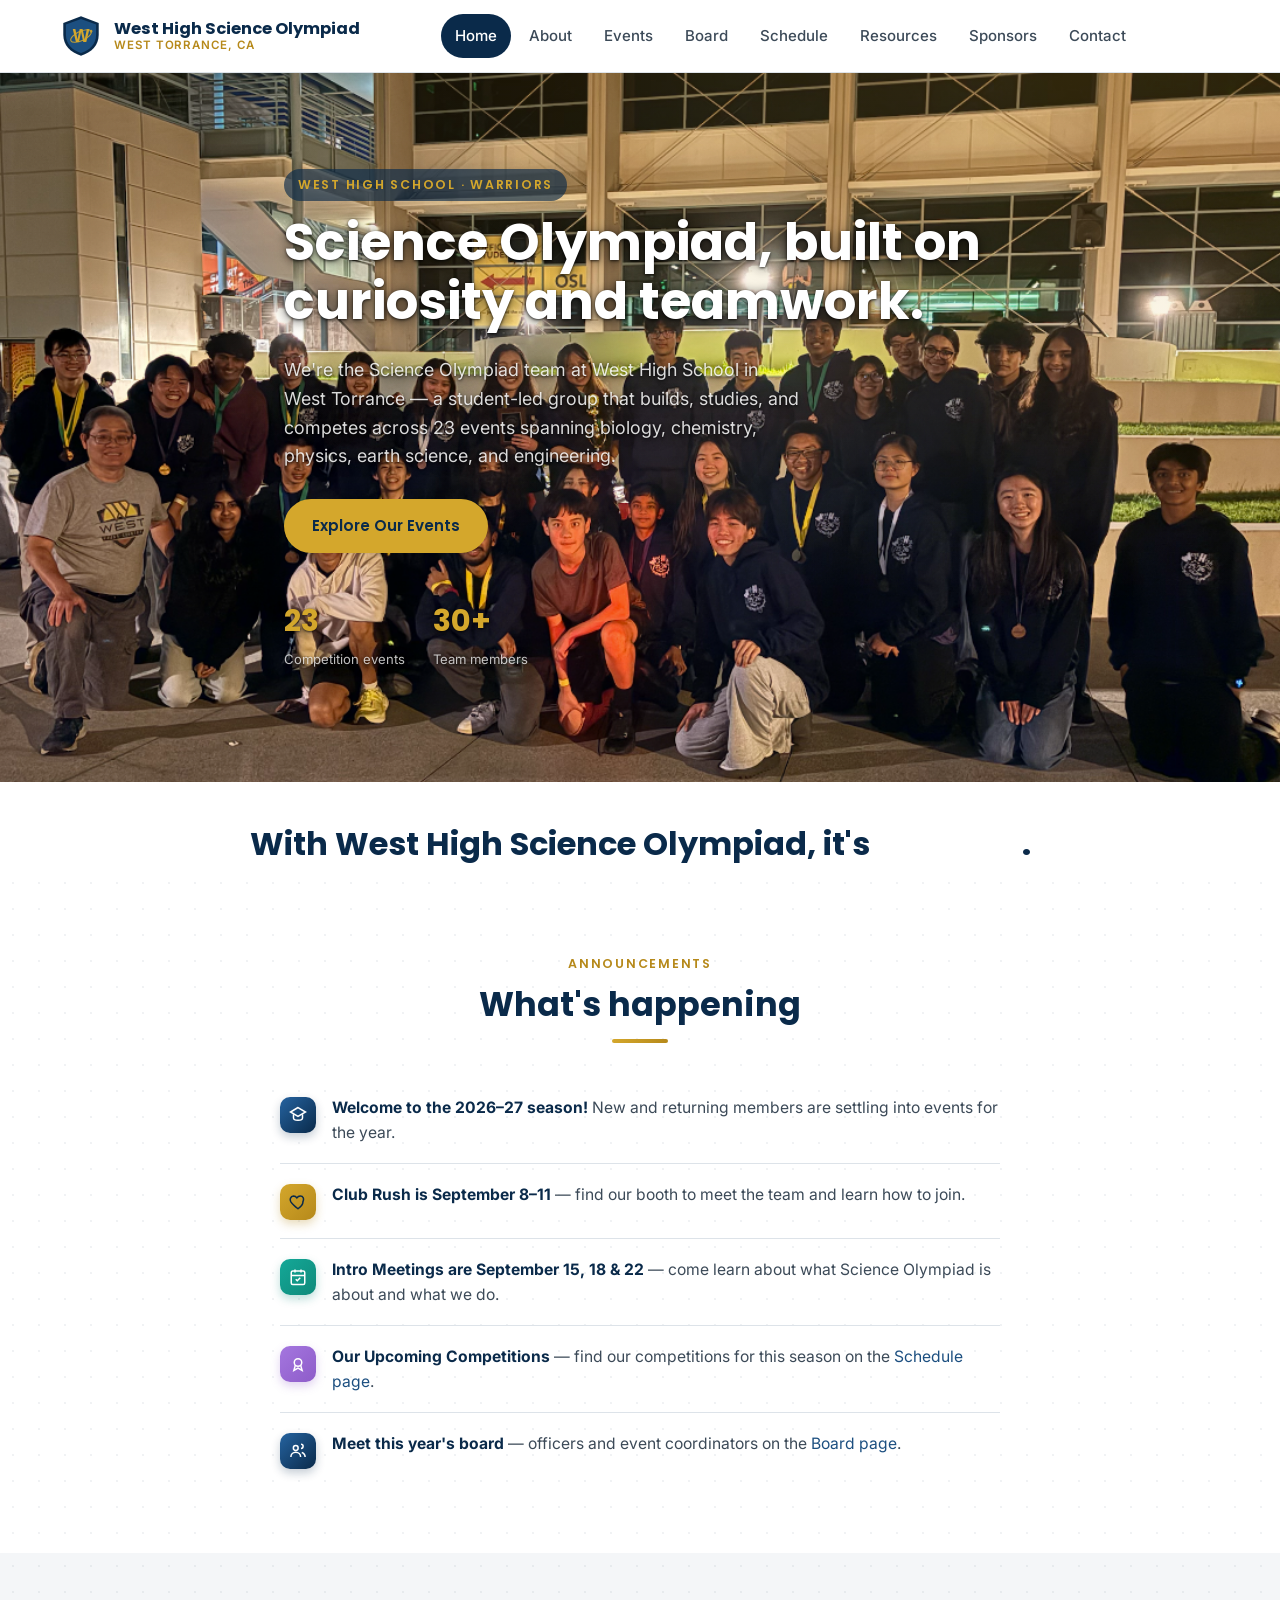
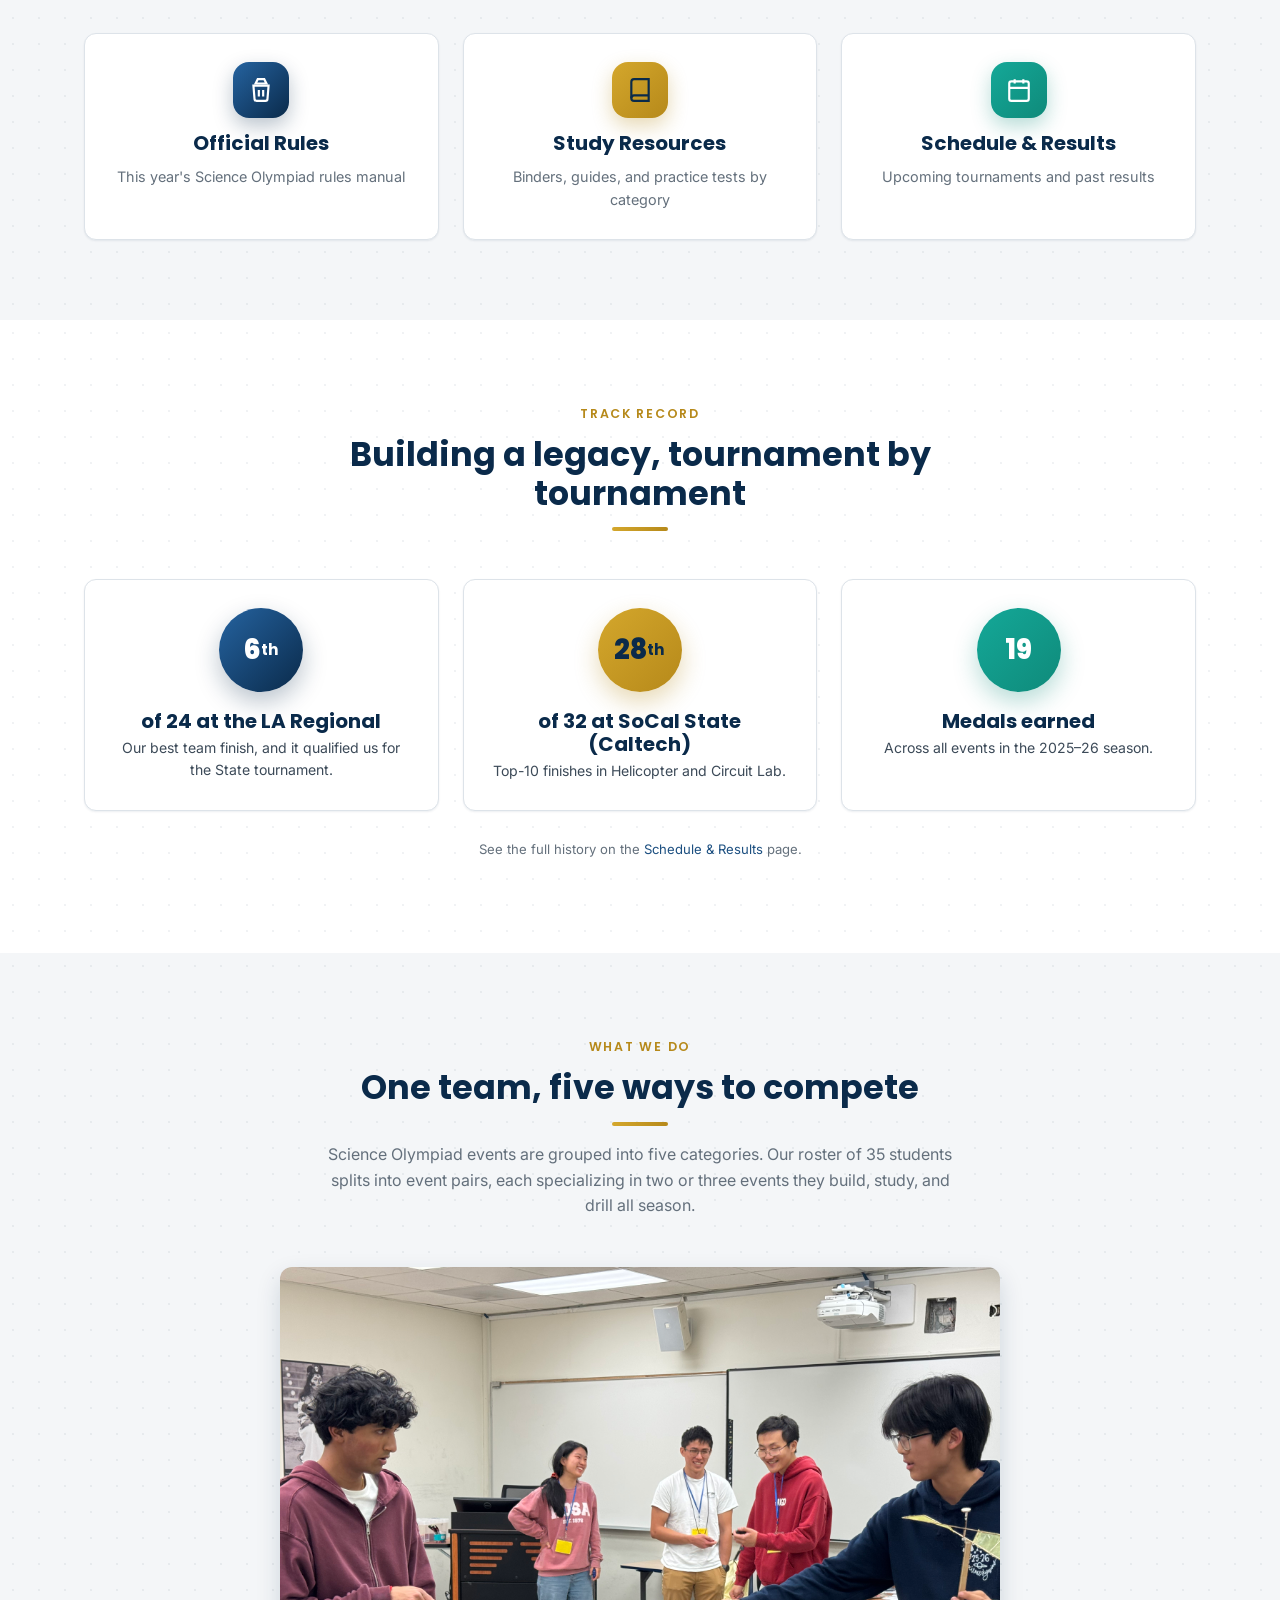
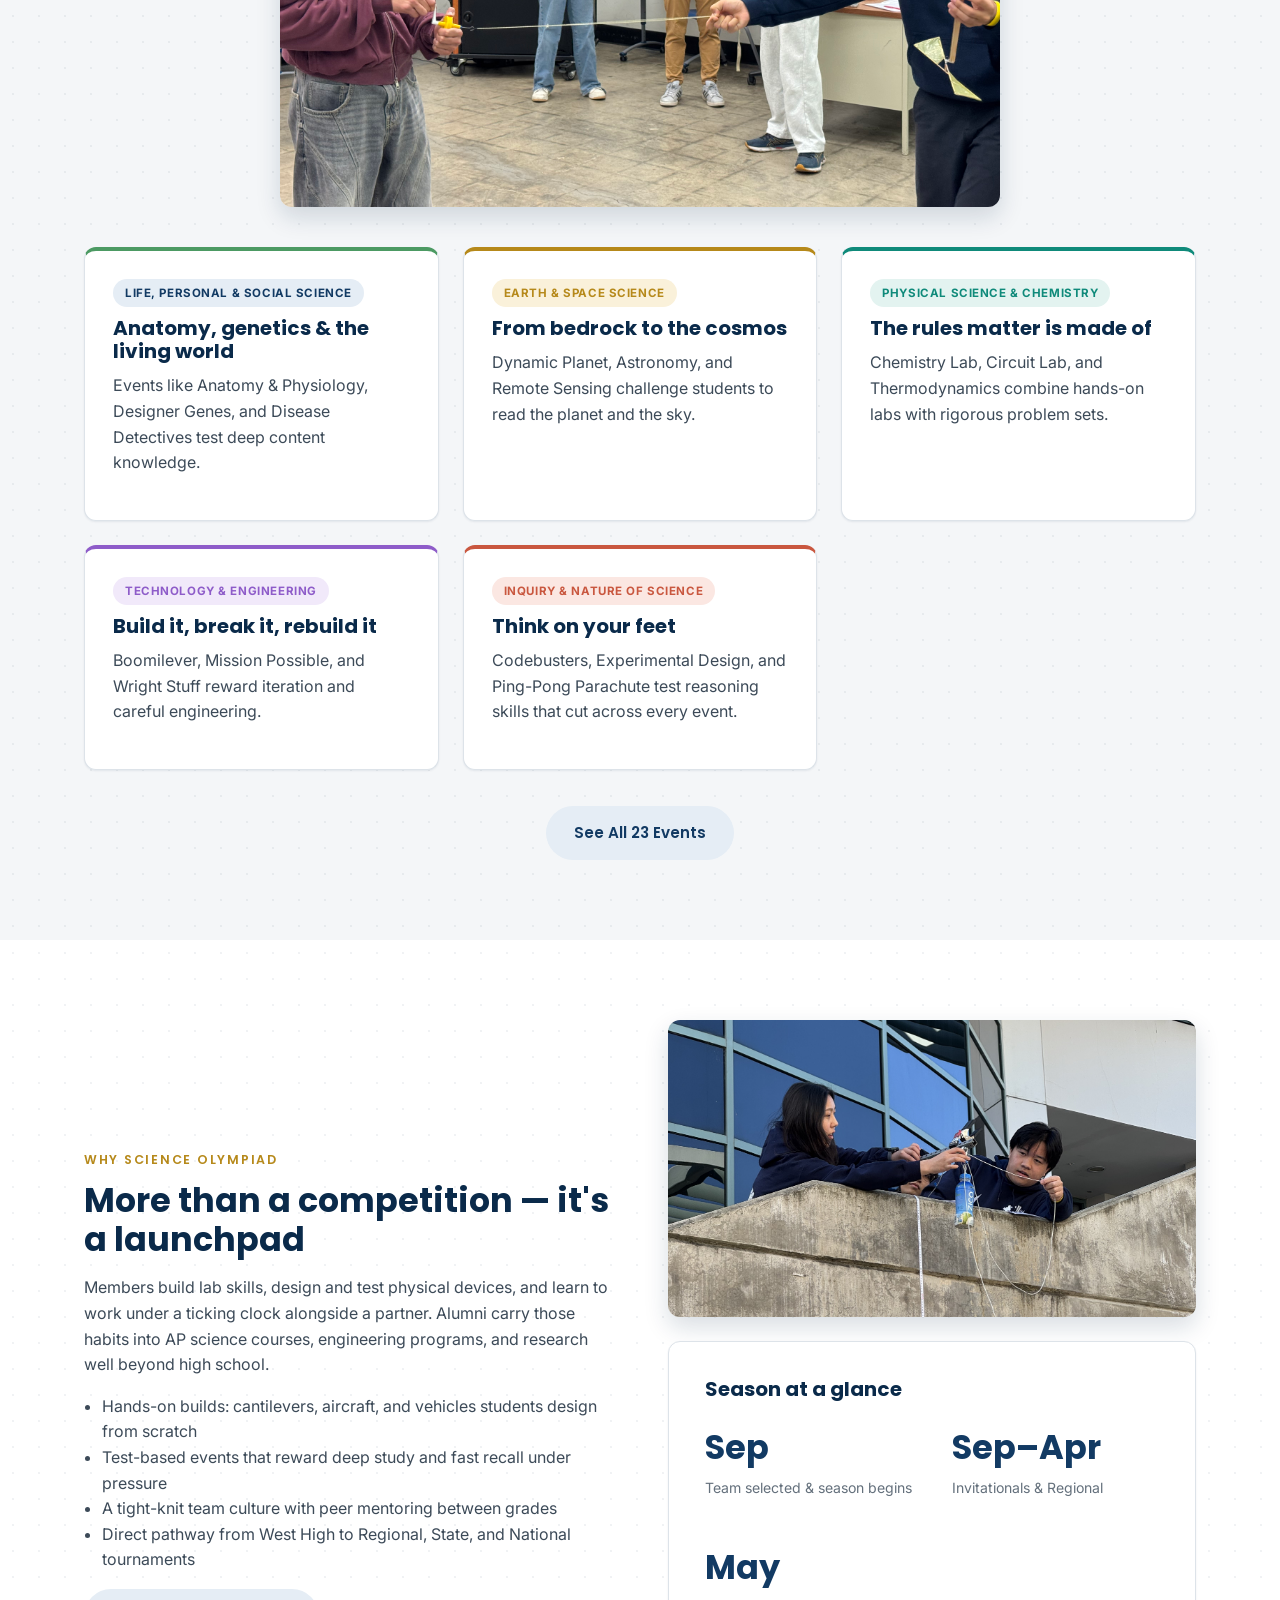
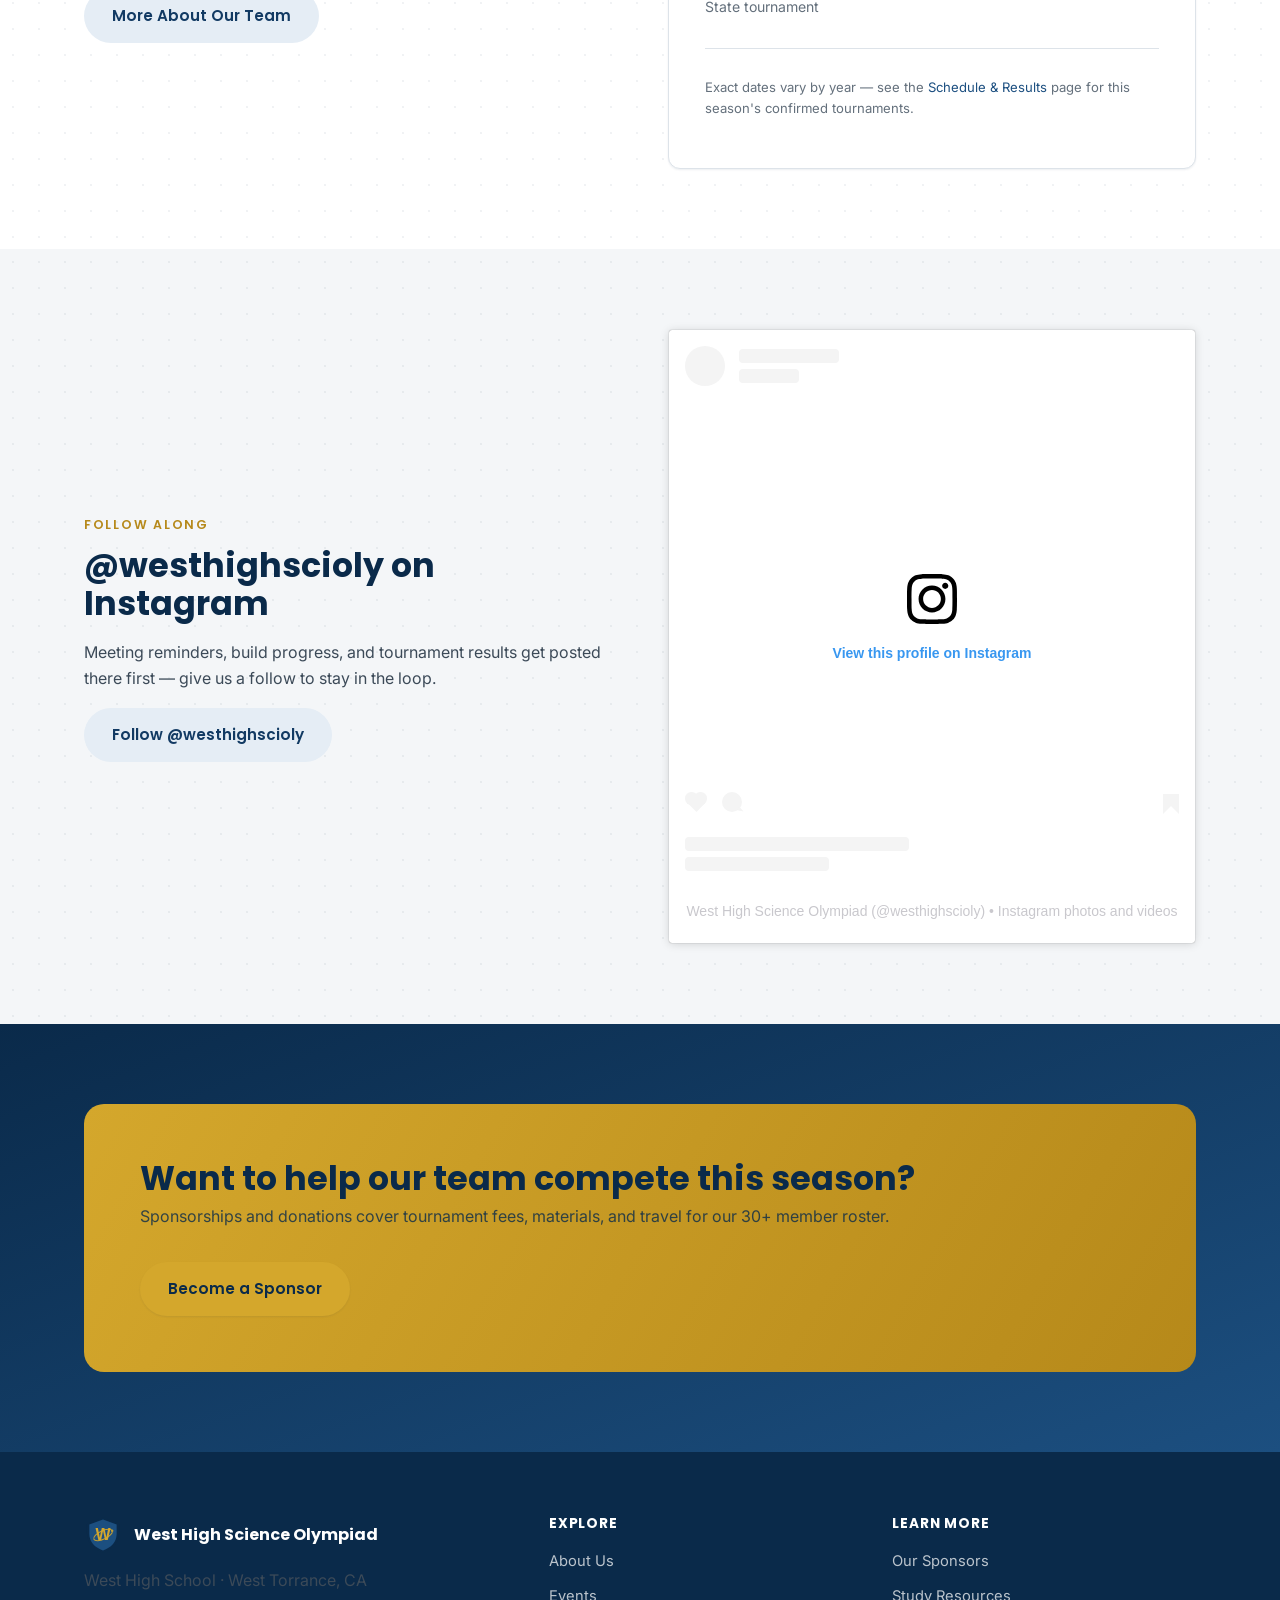
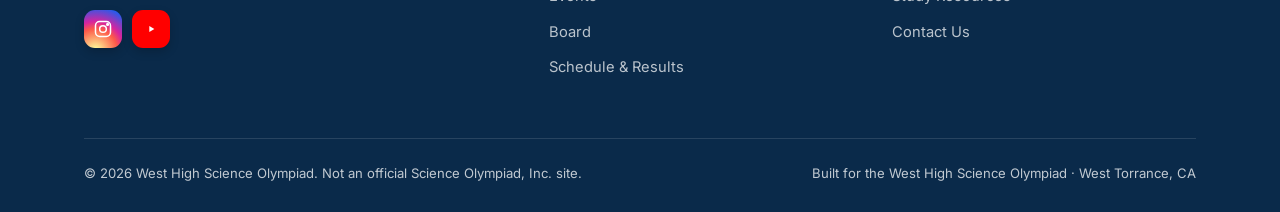
<file: index.html>
<!doctype html>
<html lang="en">
<head>
<meta charset="UTF-8">
<meta name="viewport" content="width=device-width, initial-scale=1.0">
<title>West High Science Olympiad | West Torrance, CA</title>
<meta name="description" content="Official informational site of the West High School Science Olympiad team — West Torrance, CA. Events, schedule, results, meeting times, and resources for the Warriors.">
<link rel="icon" href="assets/img/logo.svg" type="image/svg+xml">
<link rel="preconnect" href="https://fonts.googleapis.com">
<link href="https://fonts.googleapis.com/css2?family=Inter:wght@400;500;600;700&family=Poppins:wght@600;700;800&display=swap" rel="stylesheet">
<link rel="stylesheet" href="assets/css/style.css">
</head>
<body>

<header class="site-header">
  <div class="container nav">
    <a href="index.html" class="brand">
      <img src="assets/img/logo.svg" alt="West High Science Olympiad shield logo" class="brand-mark">
      <span class="brand-text"><strong>West High Science Olympiad</strong><span>West Torrance, CA</span></span>
    </a>
    <ul class="nav-links">
      <li><a href="index.html">Home</a></li>
      <li><a href="about.html">About</a></li>
      <li><a href="events.html">Events</a></li>
      <li><a href="team.html">Board</a></li>
      <li><a href="schedule.html">Schedule</a></li>
      <li><a href="resources.html">Resources</a></li>
      <li><a href="sponsors.html">Sponsors</a></li>
      <li><a href="contact.html">Contact</a></li>
    </ul>
    <div class="nav-cta">
      <button class="nav-toggle" aria-label="Toggle menu" aria-expanded="false">
        <span></span><span></span><span></span>
      </button>
    </div>
  </div>
</header>

<section class="hero" style="background-image:url('assets/img/hero-home.png')">
  <div class="container" style="max-width:760px;">
    <span class="eyebrow">West High School &middot; Warriors</span>
    <h1>Science Olympiad, built on curiosity and teamwork.</h1>
    <p class="lede">We're the Science Olympiad team at West High School in West Torrance — a student-led group that builds, studies, and competes across 23 events spanning biology, chemistry, physics, earth science, and engineering.</p>
    <div class="hero-actions">
      <a href="events.html" class="btn btn-primary">Explore Our Events</a>
    </div>
    <div class="hero-stats">
      <div class="hero-stat"><strong>23</strong><span>Competition events</span></div>
      <div class="hero-stat"><strong>30+</strong><span>Team members</span></div>
    </div>
  </div>
</section>

<section class="rotator-line">
  <div class="container">
    <h2>With West High Science Olympiad, it's <span class="rotate-word" data-words="curiosity,teamwork,precision,discovery,persistence">curiosity</span>.</h2>
  </div>
</section>

<section class="section">
  <div class="container">
    <div class="section-head">
      <span class="eyebrow">Announcements</span>
      <h2>What's happening</h2>
    </div>
    <ul class="announce-list" style="max-width:720px; margin:0 auto;">
      <li>
        <div class="announce-icon"><svg viewBox="0 0 24 24" fill="none" stroke="currentColor" stroke-width="2"><path d="M12 2 2 8l10 6 10-6-10-6Z"/><path d="M6 11v5c0 1.5 2.7 3 6 3s6-1.5 6-3v-5"/></svg></div>
        <p style="margin:0;"><strong>Welcome to the 2026&ndash;27 season!</strong> New and returning members are settling into events for the year.</p>
      </li>
      <li>
        <div class="announce-icon announce-icon--gold"><svg viewBox="0 0 24 24" fill="none" stroke="currentColor" stroke-width="2"><path d="M12 21s-7-5.2-9.5-9.2C.6 8.4 2 4.5 6 4c2 0 3.6 1.2 4.5 2.6C11.4 5.2 13 4 15 4c4 0 5.4 3.9 3.5 7.8C19 15.8 12 21 12 21Z"/></svg></div>
        <p style="margin:0;"><strong>Club Rush is September 8&ndash;11</strong> &mdash; find our booth to meet the team and learn how to join.</p>
      </li>
      <li>
        <div class="announce-icon announce-icon--teal"><svg viewBox="0 0 24 24" fill="none" stroke="currentColor" stroke-width="2"><rect x="3" y="4" width="18" height="18" rx="2"/><path d="M3 10h18M8 2v4M16 2v4"/><path d="m9 15 2 2 4-4"/></svg></div>
        <p style="margin:0;"><strong>Intro Meetings are September 15, 18 &amp; 22</strong> &mdash; come learn about what Science Olympiad is about and what we do.</p>
      </li>
      <li>
        <div class="announce-icon announce-icon--purple"><svg viewBox="0 0 24 24" fill="none" stroke="currentColor" stroke-width="2"><path d="M12 15a5 5 0 1 0 0-10 5 5 0 0 0 0 10Z"/><path d="m8.5 13.5-2 7 5.5-3 5.5 3-2-7"/></svg></div>
        <p style="margin:0;"><strong>Our Upcoming Competitions</strong> &mdash; find our competitions for this season on the <a href="schedule.html">Schedule page</a>.</p>
      </li>
      <li>
        <div class="announce-icon"><svg viewBox="0 0 24 24" fill="none" stroke="currentColor" stroke-width="2"><circle cx="9" cy="8" r="3.2"/><path d="M2.5 20c0-3.6 2.9-6.2 6.5-6.2s6.5 2.6 6.5 6.2"/><path d="M16 8.5a2.8 2.8 0 1 0 0-5.6"/><path d="M21.5 20c0-2.9-1.9-5.2-4.5-6"/></svg></div>
        <p style="margin:0;"><strong>Meet this year's board</strong> &mdash; officers and event coordinators on the <a href="team.html">Board page</a>.</p>
      </li>
    </ul>
  </div>
</section>

<section class="section section--alt">
  <div class="container">
    <div class="grid grid-3">
      <a href="https://www.soinc.org" target="_blank" rel="noopener" class="card text-center tile-link">
        <div class="icon-tile" style="margin:0 auto 14px;">
          <svg viewBox="0 0 24 24" fill="none" stroke="currentColor" stroke-width="2"><path d="M9 2h6l2 4H7l2-4Z"/><path d="M5 8h14l-1 12a2 2 0 0 1-2 2H8a2 2 0 0 1-2-2L5 8Z"/><path d="M10 12v6M14 12v6"/></svg>
        </div>
        <h3>Official Rules</h3>
        <p style="margin:0; font-size:0.9rem;">This year's Science Olympiad rules manual</p>
      </a>
      <a href="resources.html" class="card text-center tile-link">
        <div class="icon-tile icon-tile--gold" style="margin:0 auto 14px;">
          <svg viewBox="0 0 24 24" fill="none" stroke="currentColor" stroke-width="2"><path d="M4 19.5A2.5 2.5 0 0 1 6.5 17H20"/><path d="M6.5 2H20v20H6.5A2.5 2.5 0 0 1 4 19.5v-15A2.5 2.5 0 0 1 6.5 2Z"/></svg>
        </div>
        <h3>Study Resources</h3>
        <p style="margin:0; font-size:0.9rem;">Binders, guides, and practice tests by category</p>
      </a>
      <a href="schedule.html" class="card text-center tile-link">
        <div class="icon-tile icon-tile--teal" style="margin:0 auto 14px;">
          <svg viewBox="0 0 24 24" fill="none" stroke="currentColor" stroke-width="2"><rect x="3" y="4" width="18" height="18" rx="2"/><path d="M3 10h18M8 2v4M16 2v4"/></svg>
        </div>
        <h3>Schedule &amp; Results</h3>
        <p style="margin:0; font-size:0.9rem;">Upcoming tournaments and past results</p>
      </a>
    </div>
  </div>
</section>

<section class="section">
  <div class="container">
    <div class="section-head">
      <span class="eyebrow">Track Record</span>
      <h2>Building a legacy, tournament by tournament</h2>
    </div>
    <div class="grid grid-3">
      <div class="card text-center">
        <div class="stat-badge">6<sup>th</sup></div>
        <h3 style="margin-bottom:4px;">of 24 at the LA Regional</h3>
        <p style="margin:0; font-size:0.88rem;">Our best team finish, and it qualified us for the State tournament.</p>
      </div>
      <div class="card text-center">
        <div class="stat-badge stat-badge--gold">28<sup>th</sup></div>
        <h3 style="margin-bottom:4px;">of 32 at SoCal State (Caltech)</h3>
        <p style="margin:0; font-size:0.88rem;">Top-10 finishes in Helicopter and Circuit Lab.</p>
      </div>
      <div class="card text-center">
        <div class="stat-badge stat-badge--teal">19</div>
        <h3 style="margin-bottom:4px;">Medals earned</h3>
        <p style="margin:0; font-size:0.88rem;">Across all events in the 2025&ndash;26 season.</p>
      </div>
    </div>
    <p class="form-note text-center" style="margin-top:28px;">See the full history on the <a href="schedule.html">Schedule &amp; Results</a> page.</p>
  </div>
</section>

<section class="section section--alt">
  <div class="container">
    <div class="section-head">
      <span class="eyebrow">What We Do</span>
      <h2>One team, five ways to compete</h2>
      <p>Science Olympiad events are grouped into five categories. Our roster of 35 students splits into event pairs, each specializing in two or three events they build, study, and drill all season.</p>
    </div>
    <img src="assets/img/IMG_6153.JPG" alt="Team members testing a Wright Stuff aircraft build" class="photo-frame" style="aspect-ratio:4032/3024; max-width:720px; margin:0 auto 40px;">
    <div class="grid grid-3">
      <div class="card card--life">
        <span class="tag tag--green">Life, Personal &amp; Social Science</span>
        <h3>Anatomy, genetics &amp; the living world</h3>
        <p>Events like Anatomy &amp; Physiology, Designer Genes, and Disease Detectives test deep content knowledge.</p>
      </div>
      <div class="card card--earth">
        <span class="tag">Earth &amp; Space Science</span>
        <h3>From bedrock to the cosmos</h3>
        <p>Dynamic Planet, Astronomy, and Remote Sensing challenge students to read the planet and the sky.</p>
      </div>
      <div class="card card--physical">
        <span class="tag tag--blue">Physical Science &amp; Chemistry</span>
        <h3>The rules matter is made of</h3>
        <p>Chemistry Lab, Circuit Lab, and Thermodynamics combine hands-on labs with rigorous problem sets.</p>
      </div>
      <div class="card card--tech">
        <span class="tag" style="background:#f1e9fa; color:#8e5cc9;">Technology &amp; Engineering</span>
        <h3>Build it, break it, rebuild it</h3>
        <p>Boomilever, Mission Possible, and Wright Stuff reward iteration and careful engineering.</p>
      </div>
      <div class="card card--inquiry">
        <span class="tag" style="background:#fbe7e2; color:#c9573f;">Inquiry &amp; Nature of Science</span>
        <h3>Think on your feet</h3>
        <p>Codebusters, Experimental Design, and Ping-Pong Parachute test reasoning skills that cut across every event.</p>
      </div>
    </div>
    <div class="text-center" style="margin-top: 36px;">
      <a href="events.html" class="btn btn-ghost">See All 23 Events</a>
    </div>
  </div>
</section>

<section class="section">
  <div class="container">
    <div class="grid grid-2" style="align-items:center; gap:56px;">
      <div>
        <span class="eyebrow">Why Science Olympiad</span>
        <h2>More than a competition — it's a launchpad</h2>
        <p>Members build lab skills, design and test physical devices, and learn to work under a ticking clock alongside a partner. Alumni carry those habits into AP science courses, engineering programs, and research well beyond high school.</p>
        <ul style="padding-left: 18px; color: var(--color-ink-700);">
          <li>Hands-on builds: cantilevers, aircraft, and vehicles students design from scratch</li>
          <li>Test-based events that reward deep study and fast recall under pressure</li>
          <li>A tight-knit team culture with peer mentoring between grades</li>
          <li>Direct pathway from West High to Regional, State, and National tournaments</li>
        </ul>
        <a href="about.html" class="btn btn-ghost">More About Our Team</a>
      </div>
      <div>
        <img src="assets/img/IMG_6108.JPG" alt="Team members testing a hands-on device build outdoors" class="photo-frame" style="aspect-ratio:16/9; margin-bottom:24px; object-position:50% 38%;">
        <div class="card" style="padding: 36px;">
        <h3>Season at a glance</h3>
        <div class="stat-row" style="margin-top: 20px;">
          <div class="stat"><strong>Sep</strong><span>Team selected &amp; season begins</span></div>
          <div class="stat"><strong>Sep&ndash;Apr</strong><span>Invitationals &amp; Regional</span></div>
          <div class="stat"><strong>May</strong><span>State tournament</span></div>
        </div>
        <div class="divider" style="margin: 28px 0;"></div>
        <p class="form-note">Exact dates vary by year — see the <a href="schedule.html">Schedule &amp; Results</a> page for this season's confirmed tournaments.</p>
        </div>
      </div>
    </div>
  </div>
</section>

<section class="section section--alt">
  <div class="container">
    <div class="grid grid-2" style="align-items:center; gap:56px;">
      <div>
        <span class="eyebrow">Follow Along</span>
        <h2>@westhighscioly on Instagram</h2>
        <p>Meeting reminders, build progress, and tournament results get posted there first &mdash; give us a follow to stay in the loop.</p>
        <a href="https://www.instagram.com/westhighscioly/" target="_blank" rel="noopener" class="btn btn-ghost">Follow @westhighscioly</a>
      </div>
      <div class="text-center">
        <blockquote class="instagram-media" data-instgrm-permalink="https://www.instagram.com/westhighscioly/?utm_source=ig_embed&amp;utm_campaign=loading" data-instgrm-version="14" style=" background:#FFF; border:0; border-radius:3px; box-shadow:0 0 1px 0 rgba(0,0,0,0.5),0 1px 10px 0 rgba(0,0,0,0.15); margin: 1px auto; max-width:540px; min-width:326px; padding:0; width:99.375%; width:-webkit-calc(100% - 2px); width:calc(100% - 2px);"><div style="padding:16px;"> <a href="https://www.instagram.com/westhighscioly/?utm_source=ig_embed&amp;utm_campaign=loading" style=" background:#FFFFFF; line-height:0; padding:0 0; text-align:center; text-decoration:none; width:100%;" target="_blank"> <div style=" display: flex; flex-direction: row; align-items: center;"> <div style="background-color: #F4F4F4; border-radius: 50%; flex-grow: 0; height: 40px; margin-right: 14px; width: 40px;"></div> <div style="display: flex; flex-direction: column; flex-grow: 1; justify-content: center;"> <div style=" background-color: #F4F4F4; border-radius: 4px; flex-grow: 0; height: 14px; margin-bottom: 6px; width: 100px;"></div> <div style=" background-color: #F4F4F4; border-radius: 4px; flex-grow: 0; height: 14px; width: 60px;"></div></div></div><div style="padding: 19% 0;"></div> <div style="display:block; height:50px; margin:0 auto 12px; width:50px;"><svg width="50px" height="50px" viewBox="0 0 60 60" version="1.1" xmlns="https://www.w3.org/2000/svg" xmlns:xlink="https://www.w3.org/1999/xlink"><g stroke="none" stroke-width="1" fill="none" fill-rule="evenodd"><g transform="translate(-511.000000, -20.000000)" fill="#000000"><g><path d="M556.869,30.41 C554.814,30.41 553.148,32.076 553.148,34.131 C553.148,36.186 554.814,37.852 556.869,37.852 C558.924,37.852 560.59,36.186 560.59,34.131 C560.59,32.076 558.924,30.41 556.869,30.41 M541,60.657 C535.114,60.657 530.342,55.887 530.342,50 C530.342,44.114 535.114,39.342 541,39.342 C546.887,39.342 551.658,44.114 551.658,50 C551.658,55.887 546.887,60.657 541,60.657 M541,33.886 C532.1,33.886 524.886,41.1 524.886,50 C524.886,58.899 532.1,66.113 541,66.113 C549.9,66.113 557.115,58.899 557.115,50 C557.115,41.1 549.9,33.886 541,33.886 M565.378,62.101 C565.244,65.022 564.756,66.606 564.346,67.663 C563.803,69.06 563.154,70.057 562.106,71.106 C561.058,72.155 560.06,72.803 558.662,73.347 C557.607,73.757 556.021,74.244 553.102,74.378 C549.944,74.521 548.997,74.552 541,74.552 C533.003,74.552 532.056,74.521 528.898,74.378 C525.979,74.244 524.393,73.757 523.338,73.347 C521.94,72.803 520.942,72.155 519.894,71.106 C518.846,70.057 518.197,69.06 517.654,67.663 C517.244,66.606 516.755,65.022 516.623,62.101 C516.479,58.943 516.448,57.996 516.448,50 C516.448,42.003 516.479,41.056 516.623,37.899 C516.755,34.978 517.244,33.391 517.654,32.338 C518.197,30.938 518.846,29.942 519.894,28.894 C520.942,27.846 521.94,27.196 523.338,26.654 C524.393,26.244 525.979,25.756 528.898,25.623 C532.057,25.479 533.004,25.448 541,25.448 C548.997,25.448 549.943,25.479 553.102,25.623 C556.021,25.756 557.607,26.244 558.662,26.654 C560.06,27.196 561.058,27.846 562.106,28.894 C563.154,29.942 563.803,30.938 564.346,32.338 C564.756,33.391 565.244,34.978 565.378,37.899 C565.522,41.056 565.552,42.003 565.552,50 C565.552,57.996 565.522,58.943 565.378,62.101 M570.82,37.631 C570.674,34.438 570.167,32.258 569.425,30.349 C568.659,28.377 567.633,26.702 565.965,25.035 C564.297,23.368 562.623,22.342 560.652,21.575 C558.743,20.834 556.562,20.326 553.369,20.18 C550.169,20.033 549.148,20 541,20 C532.853,20 531.831,20.033 528.631,20.18 C525.438,20.326 523.257,20.834 521.349,21.575 C519.376,22.342 517.703,23.368 516.035,25.035 C514.368,26.702 513.342,28.377 512.574,30.349 C511.834,32.258 511.326,34.438 511.181,37.631 C511.035,40.831 511,41.851 511,50 C511,58.147 511.035,59.17 511.181,62.369 C511.326,65.562 511.834,67.743 512.574,69.651 C513.342,71.625 514.368,73.296 516.035,74.965 C517.703,76.634 519.376,77.658 521.349,78.425 C523.257,79.167 525.438,79.673 528.631,79.82 C531.831,79.965 532.853,80.001 541,80.001 C549.148,80.001 550.169,79.965 553.369,79.82 C556.562,79.673 558.743,79.167 560.652,78.425 C562.623,77.658 564.297,76.634 565.965,74.965 C567.633,73.296 568.659,71.625 569.425,69.651 C570.167,67.743 570.674,65.562 570.82,62.369 C570.966,59.17 571,58.147 571,50 C571,41.851 570.966,40.831 570.82,37.631"></path></g></g></g></svg></div><div style="padding-top: 8px;"> <div style=" color:#3897f0; font-family:Arial,sans-serif; font-size:14px; font-style:normal; font-weight:550; line-height:18px;">View this profile on Instagram</div></div><div style="padding: 12.5% 0;"></div> <div style="display: flex; flex-direction: row; margin-bottom: 14px; align-items: center;"><div> <div style="background-color: #F4F4F4; border-radius: 50%; height: 12.5px; width: 12.5px; transform: translateX(0px) translateY(7px);"></div> <div style="background-color: #F4F4F4; height: 12.5px; transform: rotate(-45deg) translateX(3px) translateY(1px); width: 12.5px; flex-grow: 0; margin-right: 14px; margin-left: 2px;"></div> <div style="background-color: #F4F4F4; border-radius: 50%; height: 12.5px; width: 12.5px; transform: translateX(9px) translateY(-18px);"></div></div><div style="margin-left: 8px;"> <div style=" background-color: #F4F4F4; border-radius: 50%; flex-grow: 0; height: 20px; width: 20px;"></div> <div style=" width: 0; height: 0; border-top: 2px solid transparent; border-left: 6px solid #f4f4f4; border-bottom: 2px solid transparent; transform: translateX(16px) translateY(-4px) rotate(30deg)"></div></div><div style="margin-left: auto;"> <div style=" width: 0px; border-top: 8px solid #F4F4F4; border-right: 8px solid transparent; transform: translateY(16px);"></div> <div style=" background-color: #F4F4F4; flex-grow: 0; height: 12px; width: 16px; transform: translateY(-4px);"></div> <div style=" width: 0; height: 0; border-top: 8px solid #F4F4F4; border-left: 8px solid transparent; transform: translateY(-4px) translateX(8px);"></div></div></div> <div style="display: flex; flex-direction: column; flex-grow: 1; justify-content: center; margin-bottom: 24px;"> <div style=" background-color: #F4F4F4; border-radius: 4px; flex-grow: 0; height: 14px; margin-bottom: 6px; width: 224px;"></div> <div style=" background-color: #F4F4F4; border-radius: 4px; flex-grow: 0; height: 14px; width: 144px;"></div></div></a><p style=" color:#c9c8cd; font-family:Arial,sans-serif; font-size:14px; line-height:17px; margin-bottom:0; margin-top:8px; overflow:hidden; padding:8px 0 7px; text-align:center; text-overflow:ellipsis; white-space:nowrap;"><a href="https://www.instagram.com/westhighscioly/?utm_source=ig_embed&amp;utm_campaign=loading" style=" color:#c9c8cd; font-family:Arial,sans-serif; font-size:14px; font-style:normal; font-weight:normal; line-height:17px;" target="_blank">West High Science Olympiad</a> (@<a href="https://www.instagram.com/westhighscioly/?utm_source=ig_embed&amp;utm_campaign=loading" style=" color:#c9c8cd; font-family:Arial,sans-serif; font-size:14px; font-style:normal; font-weight:normal; line-height:17px;" target="_blank">westhighscioly</a>) &bull; Instagram photos and videos</p></div></blockquote>
      </div>
    </div>
  </div>
</section>

<section class="section section--dark">
  <div class="container">
    <div class="cta-banner">
      <div>
        <h2>Want to help our team compete this season?</h2>
        <p>Sponsorships and donations cover tournament fees, materials, and travel for our 30+ member roster.</p>
      </div>
      <a href="sponsors.html" class="btn btn-primary">Become a Sponsor</a>
    </div>
  </div>
</section>

<footer class="site-footer">
  <div class="container">
    <div class="footer-grid">
      <div>
        <div class="footer-brand">
          <img src="assets/img/logo.svg" alt="West High Science Olympiad logo" style="width:38px;height:38px;">
          <strong>West High Science Olympiad</strong>
        </div>
        <p>West High School &middot; West Torrance, CA</p>
        <div class="social-row">
          <a href="https://www.instagram.com/westhighscioly/" target="_blank" rel="noopener" aria-label="Instagram" class="social-icon--instagram">
            <svg viewBox="0 0 24 24" fill="none" stroke="#fff" stroke-width="1.8"><rect x="3" y="3" width="18" height="18" rx="5"/><circle cx="12" cy="12" r="4"/><circle cx="17.5" cy="6.5" r="1"/></svg>
          </a>
          <a href="https://www.youtube.com/@westhighschoolscienceolymp8738" target="_blank" rel="noopener" aria-label="YouTube" class="social-icon--youtube">
            <svg viewBox="0 0 24 24"><path fill="#fff" d="M10 8.5v7l6-3.5-6-3.5z"/></svg>
          </a>
        </div>
      </div>
      <div>
        <h4>Explore</h4>
        <ul>
          <li><a href="about.html">About Us</a></li>
          <li><a href="events.html">Events</a></li>
          <li><a href="team.html">Board</a></li>
          <li><a href="schedule.html">Schedule &amp; Results</a></li>
        </ul>
      </div>
      <div>
        <h4>Learn More</h4>
        <ul>
          <li><a href="sponsors.html">Our Sponsors</a></li>
          <li><a href="resources.html">Study Resources</a></li>
          <li><a href="contact.html">Contact Us</a></li>
        </ul>
      </div>
    </div>
    <div class="footer-bottom">
      <span>&copy; <span class="current-year">2026</span> West High Science Olympiad. Not an official Science Olympiad, Inc. site.</span>
      <span>Built for the West High Science Olympiad &middot; West Torrance, CA</span>
    </div>
  </div>
</footer>

<button class="back-to-top" aria-label="Back to top">&uarr;</button>
<script async src="https://www.instagram.com/embed.js"></script>
<script src="assets/js/main.js"></script>
</body>
</html>
</file>
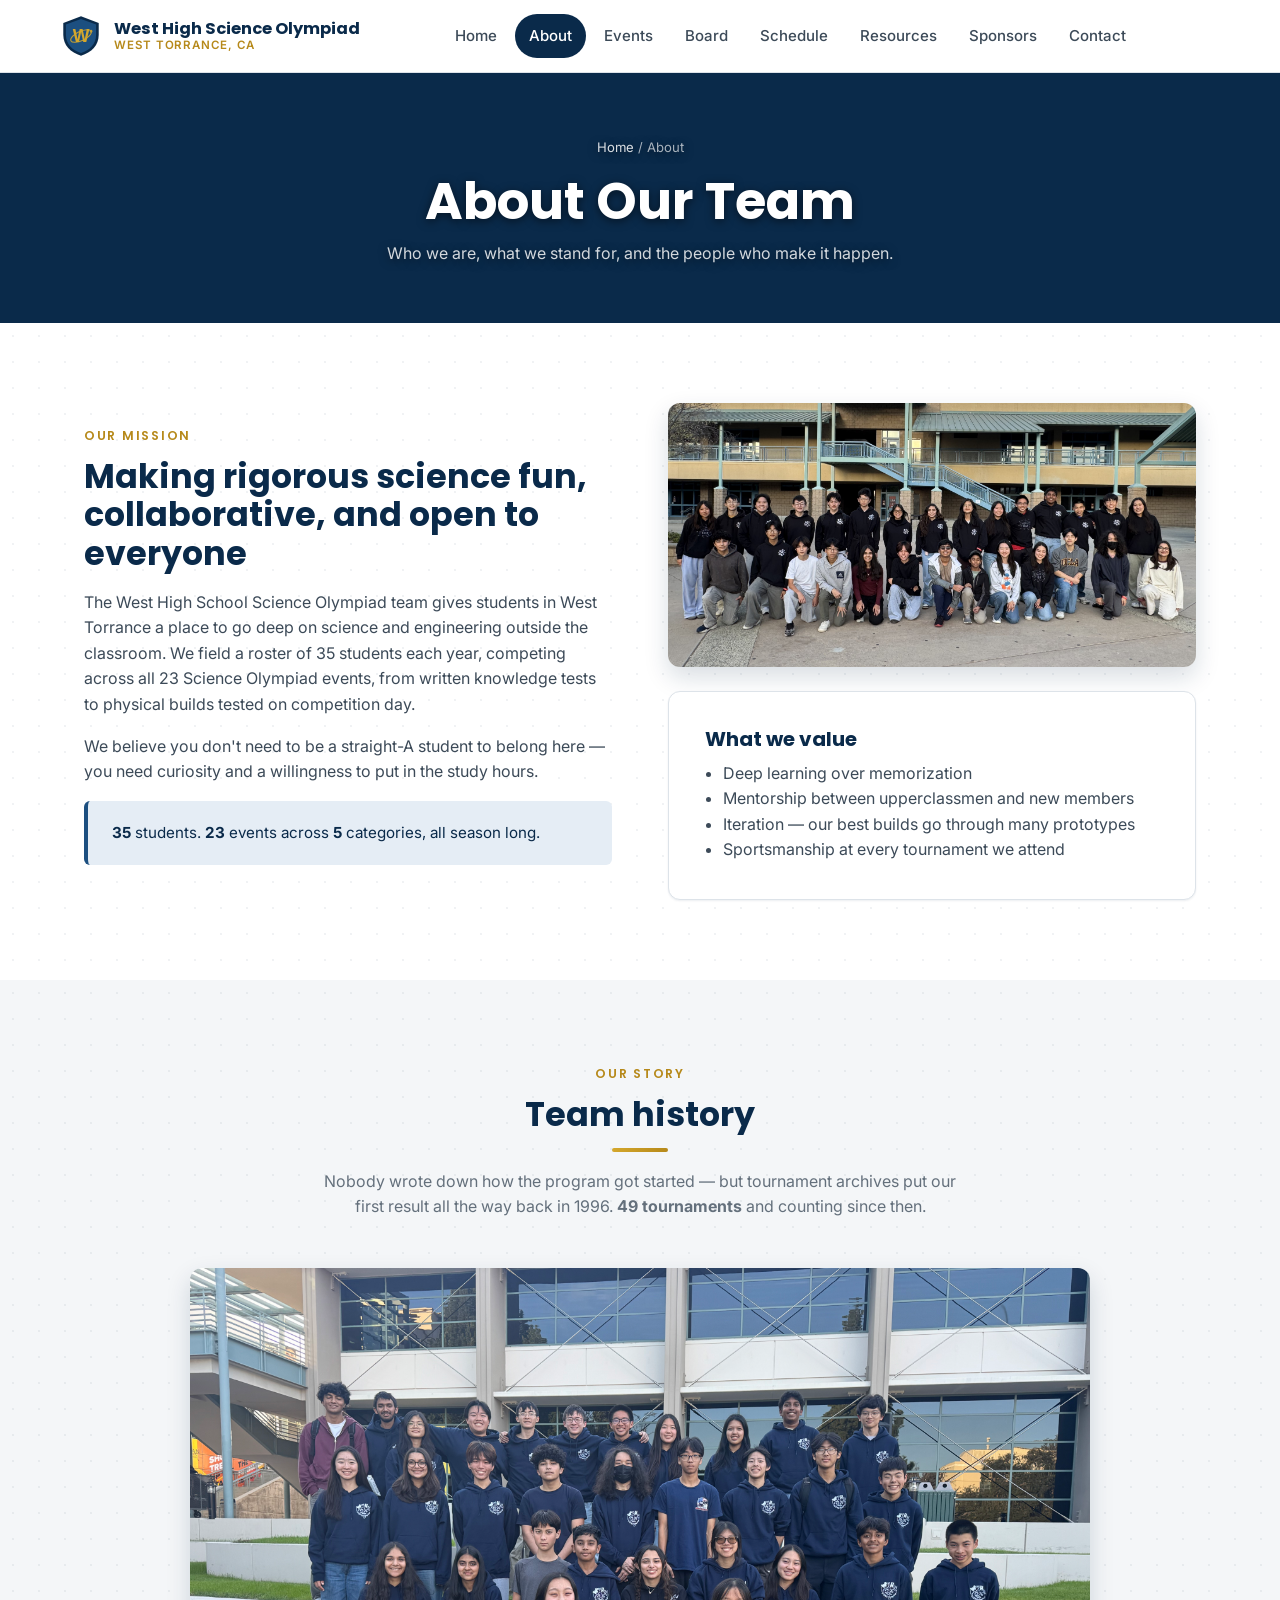
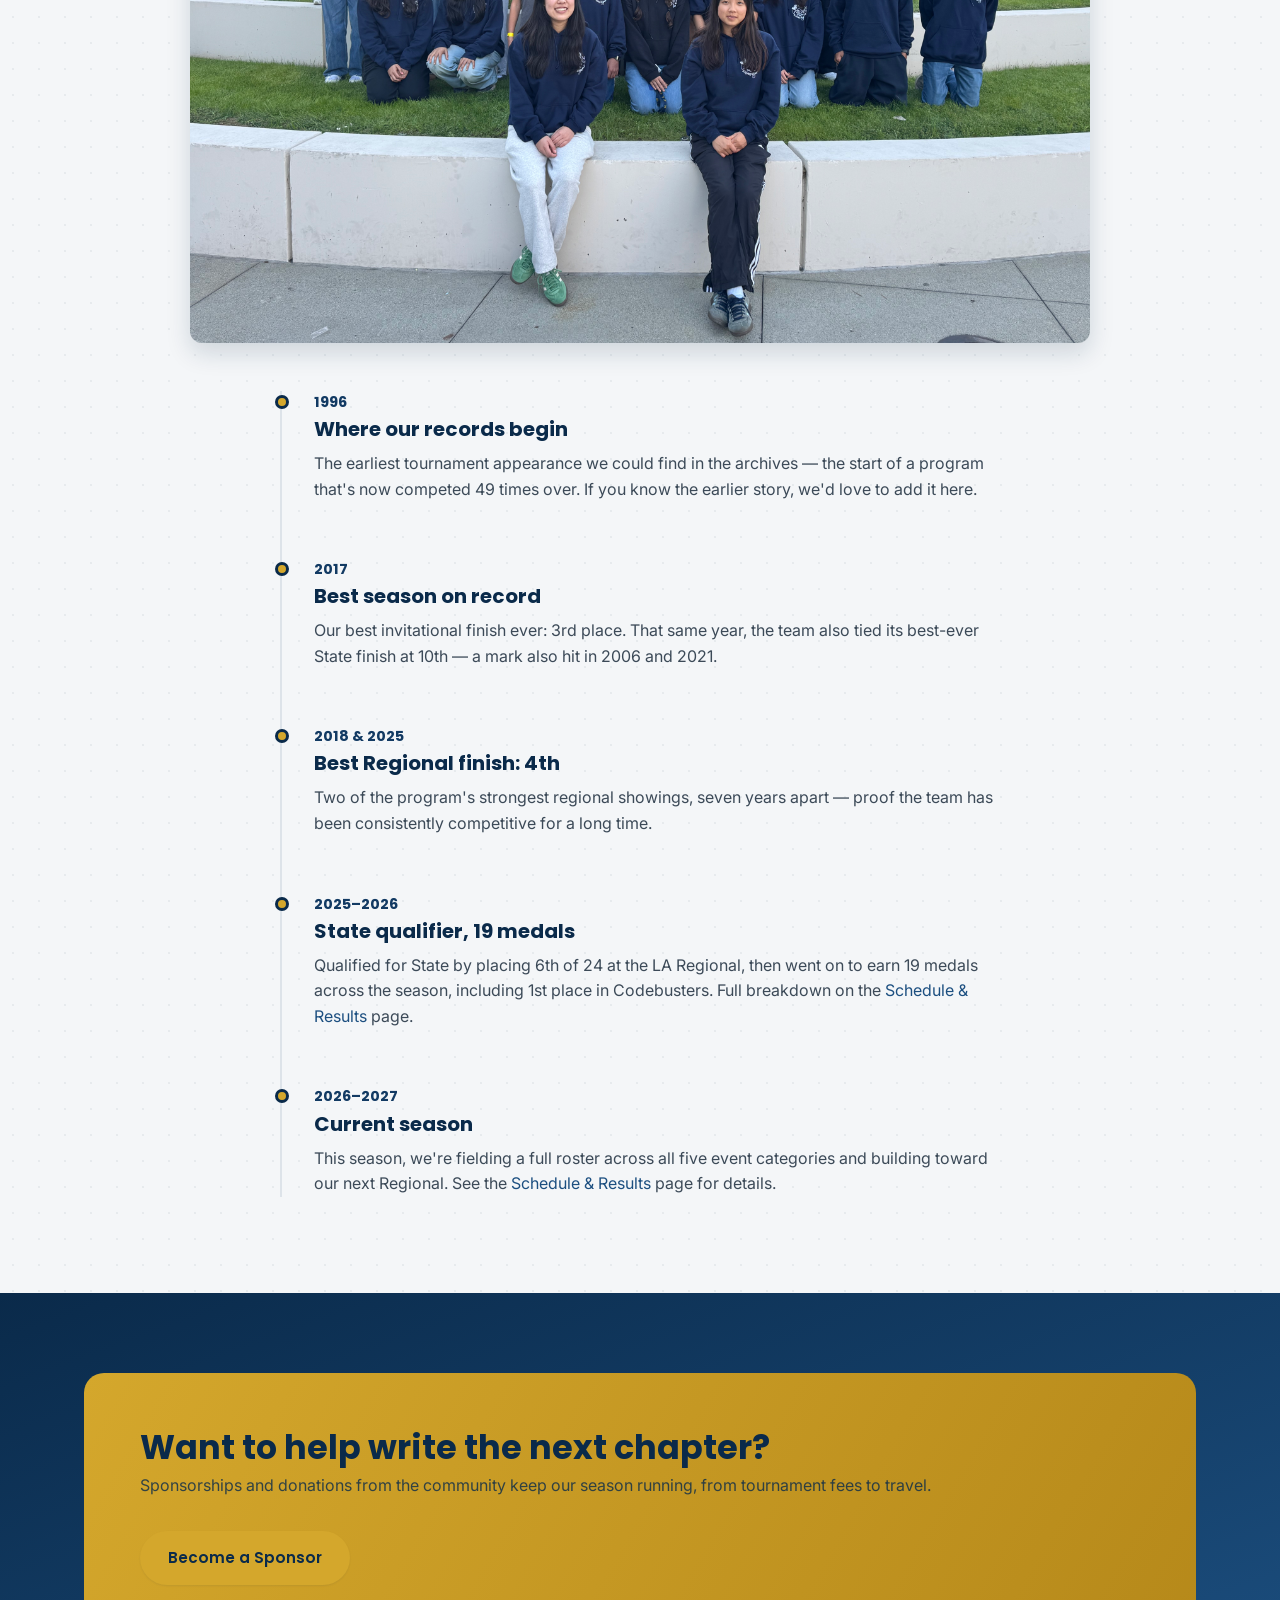
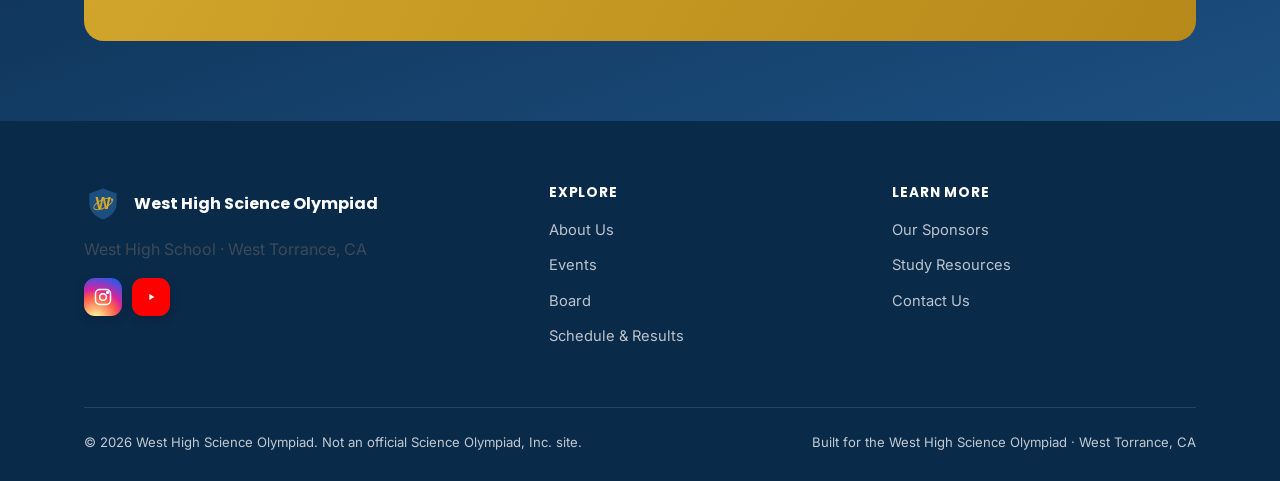
<file: about.html>
<!doctype html>
<html lang="en">
<head>
<meta charset="UTF-8">
<meta name="viewport" content="width=device-width, initial-scale=1.0">
<title>About Us | West High Science Olympiad</title>
<meta name="description" content="Meet the West High School Science Olympiad team — our mission and history, based in West Torrance, CA.">
<link rel="icon" href="assets/img/logo.svg" type="image/svg+xml">
<link rel="preconnect" href="https://fonts.googleapis.com">
<link href="https://fonts.googleapis.com/css2?family=Inter:wght@400;500;600;700&family=Poppins:wght@600;700;800&display=swap" rel="stylesheet">
<link rel="stylesheet" href="assets/css/style.css">
</head>
<body>

<header class="site-header">
  <div class="container nav">
    <a href="index.html" class="brand">
      <img src="assets/img/logo.svg" alt="West High Science Olympiad shield logo" class="brand-mark">
      <span class="brand-text"><strong>West High Science Olympiad</strong><span>West Torrance, CA</span></span>
    </a>
    <ul class="nav-links">
      <li><a href="index.html">Home</a></li>
      <li><a href="about.html">About</a></li>
      <li><a href="events.html">Events</a></li>
      <li><a href="team.html">Board</a></li>
      <li><a href="schedule.html">Schedule</a></li>
      <li><a href="resources.html">Resources</a></li>
      <li><a href="sponsors.html">Sponsors</a></li>
      <li><a href="contact.html">Contact</a></li>
    </ul>
    <div class="nav-cta">
      <button class="nav-toggle" aria-label="Toggle menu" aria-expanded="false">
        <span></span><span></span><span></span>
      </button>
    </div>
  </div>
</header>

<section class="page-header">
  <div class="container">
    <div class="breadcrumb"><a href="index.html">Home</a> / About</div>
    <h1>About Our Team</h1>
    <p>Who we are, what we stand for, and the people who make it happen.</p>
  </div>
</section>

<section class="section">
  <div class="container">
    <div class="grid grid-2" style="align-items:center; gap:56px;">
      <div>
        <span class="eyebrow">Our Mission</span>
        <h2>Making rigorous science fun, collaborative, and open to everyone</h2>
        <p>The West High School Science Olympiad team gives students in West Torrance a place to go deep on science and engineering outside the classroom. We field a roster of 35 students each year, competing across all 23 Science Olympiad events, from written knowledge tests to physical builds tested on competition day.</p>
        <p>We believe you don't need to be a straight-A student to belong here — you need curiosity and a willingness to put in the study hours.</p>
        <p class="callout"><strong>35</strong> students. <strong>23</strong> events across <strong>5</strong> categories, all season long.</p>
      </div>
      <div>
        <img src="assets/img/IMG_5794a.JPG" alt="The full West High Science Olympiad team posing together at school" class="photo-frame" style="aspect-ratio:3638/1819; margin-bottom:24px;">
        <div class="card" style="padding:36px;">
          <h3>What we value</h3>
          <ul style="padding-left:18px; color:var(--color-ink-700); margin:0;">
            <li>Deep learning over memorization</li>
            <li>Mentorship between upperclassmen and new members</li>
            <li>Iteration — our best builds go through many prototypes</li>
            <li>Sportsmanship at every tournament we attend</li>
          </ul>
        </div>
      </div>
    </div>
  </div>
</section>

<section class="section section--alt">
  <div class="container">
    <div class="section-head">
      <span class="eyebrow">Our Story</span>
      <h2>Team history</h2>
      <p>Nobody wrote down how the program got started &mdash; but tournament archives put our first result all the way back in 1996. <strong>49 tournaments</strong> and counting since then.</p>
    </div>
    <img src="assets/img/IMG_6201.JPG" alt="The full West High Science Olympiad team posing together at a tournament" class="photo-frame" style="aspect-ratio:5712/4284; max-width:900px; margin:0 auto 48px;">
    <div class="timeline" style="max-width:720px; margin:0 auto;">
      <div class="timeline-item">
        <div class="year">1996</div>
        <h3>Where our records begin</h3>
        <p>The earliest tournament appearance we could find in the archives &mdash; the start of a program that's now competed 49 times over. If you know the earlier story, we'd love to add it here.</p>
      </div>
      <div class="timeline-item">
        <div class="year">2017</div>
        <h3>Best season on record</h3>
        <p>Our best invitational finish ever: 3rd place. That same year, the team also tied its best-ever State finish at 10th &mdash; a mark also hit in 2006 and 2021.</p>
      </div>
      <div class="timeline-item">
        <div class="year">2018 &amp; 2025</div>
        <h3>Best Regional finish: 4th</h3>
        <p>Two of the program's strongest regional showings, seven years apart &mdash; proof the team has been consistently competitive for a long time.</p>
      </div>
      <div class="timeline-item">
        <div class="year">2025&ndash;2026</div>
        <h3>State qualifier, 19 medals</h3>
        <p>Qualified for State by placing 6th of 24 at the LA Regional, then went on to earn 19 medals across the season, including 1st place in Codebusters. Full breakdown on the <a href="schedule.html">Schedule &amp; Results</a> page.</p>
      </div>
      <div class="timeline-item">
        <div class="year">2026&ndash;2027</div>
        <h3>Current season</h3>
        <p>This season, we're fielding a full roster across all five event categories and building toward our next Regional. See the <a href="schedule.html">Schedule &amp; Results</a> page for details.</p>
      </div>
    </div>
  </div>
</section>

<section class="section section--dark">
  <div class="container">
    <div class="cta-banner">
      <div>
        <h2>Want to help write the next chapter?</h2>
        <p>Sponsorships and donations from the community keep our season running, from tournament fees to travel.</p>
      </div>
      <a href="sponsors.html" class="btn btn-primary">Become a Sponsor</a>
    </div>
  </div>
</section>

<footer class="site-footer">
  <div class="container">
    <div class="footer-grid">
      <div>
        <div class="footer-brand">
          <img src="assets/img/logo.svg" alt="West High Science Olympiad logo" style="width:38px;height:38px;">
          <strong>West High Science Olympiad</strong>
        </div>
        <p>West High School &middot; West Torrance, CA</p>
        <div class="social-row">
          <a href="https://www.instagram.com/westhighscioly/" target="_blank" rel="noopener" aria-label="Instagram" class="social-icon--instagram">
            <svg viewBox="0 0 24 24" fill="none" stroke="#fff" stroke-width="1.8"><rect x="3" y="3" width="18" height="18" rx="5"/><circle cx="12" cy="12" r="4"/><circle cx="17.5" cy="6.5" r="1"/></svg>
          </a>
          <a href="https://www.youtube.com/@westhighschoolscienceolymp8738" target="_blank" rel="noopener" aria-label="YouTube" class="social-icon--youtube">
            <svg viewBox="0 0 24 24"><path fill="#fff" d="M10 8.5v7l6-3.5-6-3.5z"/></svg>
          </a>
        </div>
      </div>
      <div>
        <h4>Explore</h4>
        <ul>
          <li><a href="about.html">About Us</a></li>
          <li><a href="events.html">Events</a></li>
          <li><a href="team.html">Board</a></li>
          <li><a href="schedule.html">Schedule &amp; Results</a></li>
        </ul>
      </div>
      <div>
        <h4>Learn More</h4>
        <ul>
          <li><a href="sponsors.html">Our Sponsors</a></li>
          <li><a href="resources.html">Study Resources</a></li>
          <li><a href="contact.html">Contact Us</a></li>
        </ul>
      </div>
    </div>
    <div class="footer-bottom">
      <span>&copy; <span class="current-year">2026</span> West High Science Olympiad. Not an official Science Olympiad, Inc. site.</span>
      <span>Built for the West High Science Olympiad &middot; West Torrance, CA</span>
    </div>
  </div>
</footer>

<button class="back-to-top" aria-label="Back to top">&uarr;</button>
<script src="assets/js/main.js"></script>
</body>
</html>
</file>
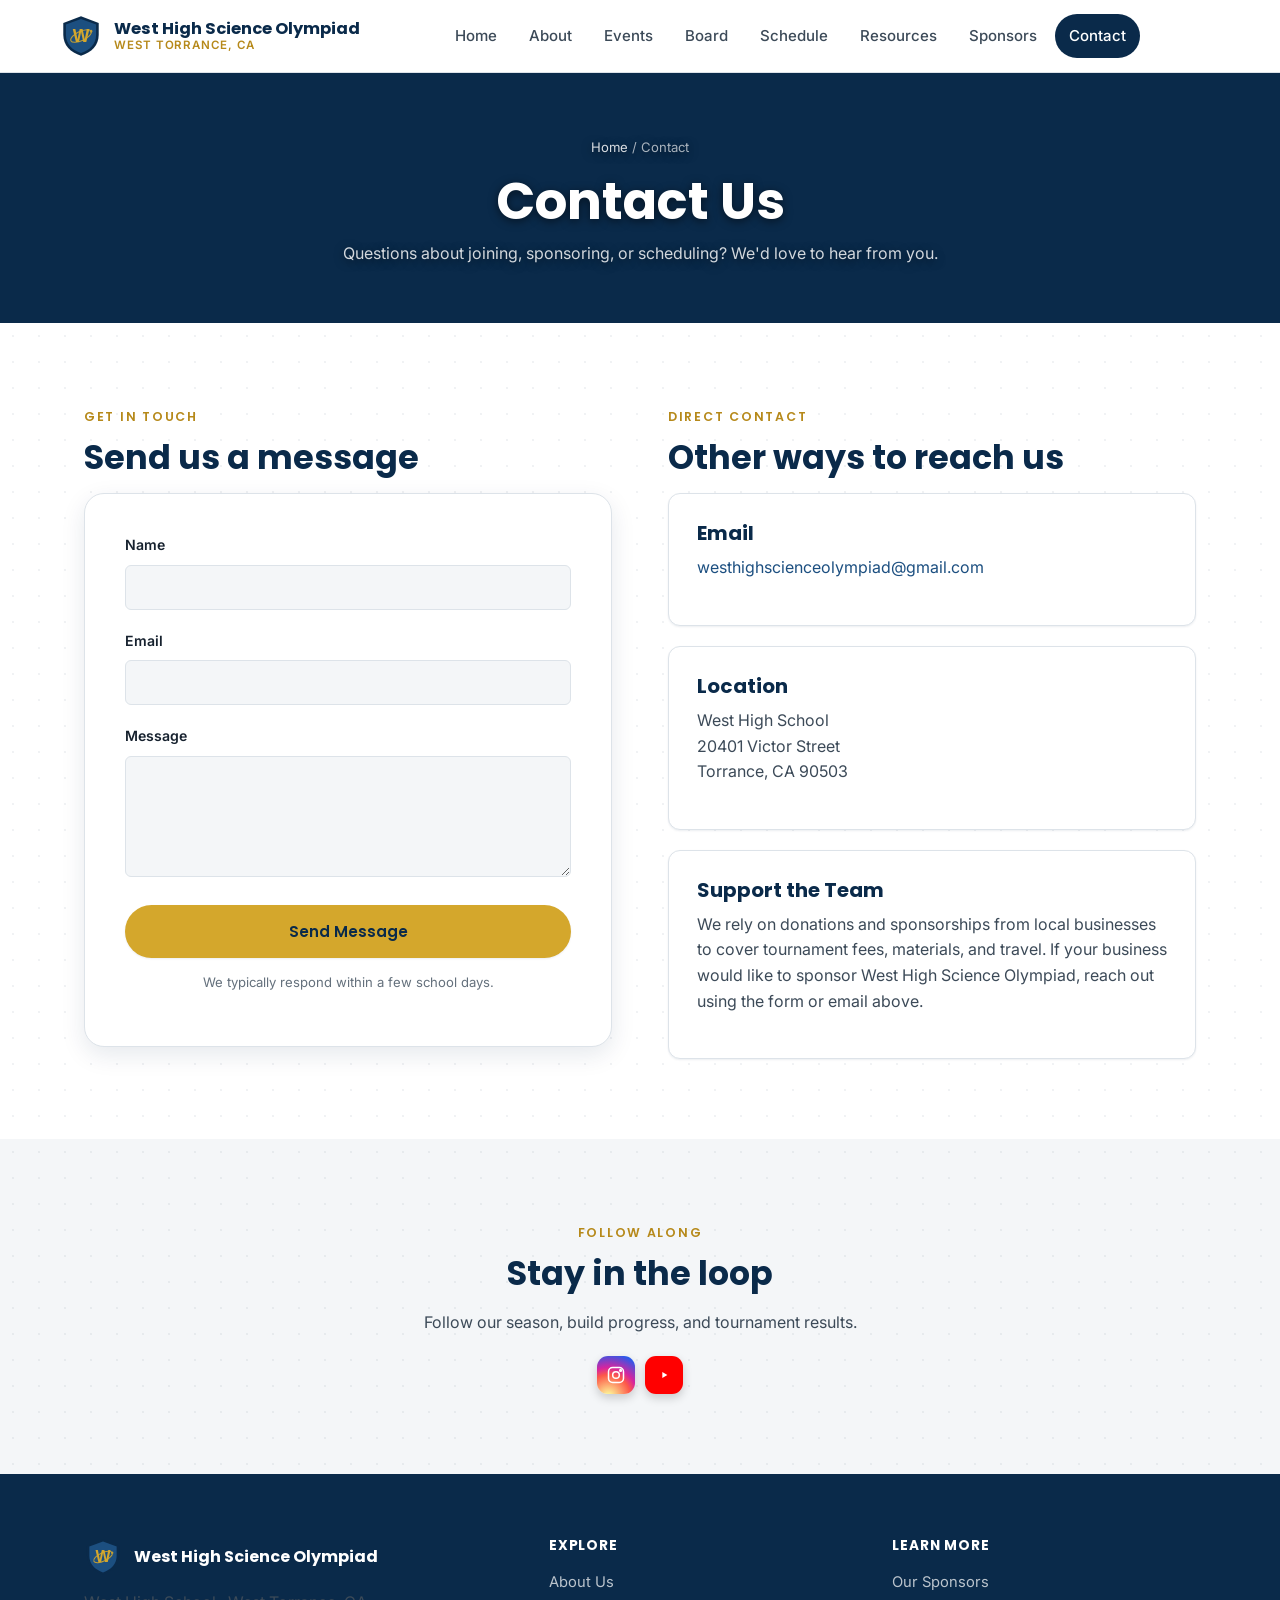
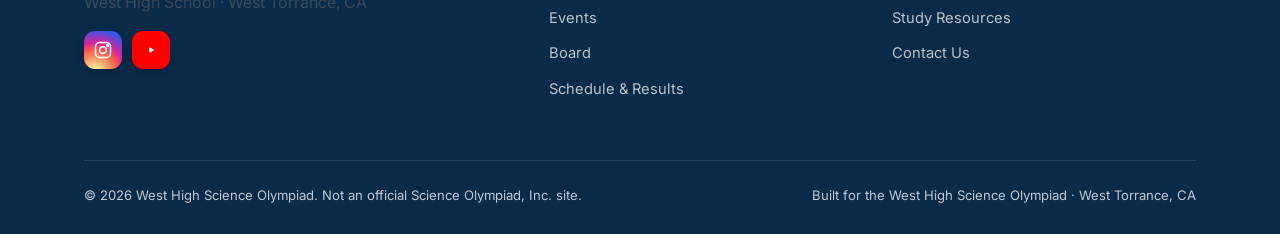
<file: contact.html>
<!doctype html>
<html lang="en">
<head>
<meta charset="UTF-8">
<meta name="viewport" content="width=device-width, initial-scale=1.0">
<title>Contact | West High Science Olympiad</title>
<meta name="description" content="Contact the West High School Science Olympiad team — West Torrance, CA. Sponsorship info and how to reach us.">
<link rel="icon" href="assets/img/logo.svg" type="image/svg+xml">
<link rel="preconnect" href="https://fonts.googleapis.com">
<link href="https://fonts.googleapis.com/css2?family=Inter:wght@400;500;600;700&family=Poppins:wght@600;700;800&display=swap" rel="stylesheet">
<link rel="stylesheet" href="assets/css/style.css">
</head>
<body>

<header class="site-header">
  <div class="container nav">
    <a href="index.html" class="brand">
      <img src="assets/img/logo.svg" alt="West High Science Olympiad shield logo" class="brand-mark">
      <span class="brand-text"><strong>West High Science Olympiad</strong><span>West Torrance, CA</span></span>
    </a>
    <ul class="nav-links">
      <li><a href="index.html">Home</a></li>
      <li><a href="about.html">About</a></li>
      <li><a href="events.html">Events</a></li>
      <li><a href="team.html">Board</a></li>
      <li><a href="schedule.html">Schedule</a></li>
      <li><a href="resources.html">Resources</a></li>
      <li><a href="sponsors.html">Sponsors</a></li>
      <li><a href="contact.html">Contact</a></li>
    </ul>
    <div class="nav-cta">
      <button class="nav-toggle" aria-label="Toggle menu" aria-expanded="false">
        <span></span><span></span><span></span>
      </button>
    </div>
  </div>
</header>

<section class="page-header">
  <div class="container">
    <div class="breadcrumb"><a href="index.html">Home</a> / Contact</div>
    <h1>Contact Us</h1>
    <p>Questions about joining, sponsoring, or scheduling? We'd love to hear from you.</p>
  </div>
</section>

<section class="section">
  <div class="container">
    <div class="grid grid-2" style="gap:56px; align-items:flex-start;">
      <div>
        <span class="eyebrow">Get In Touch</span>
        <h2>Send us a message</h2>
        <div class="form-card">
          <form id="contact-form" action="https://formsubmit.co/westhighscienceolympiad@gmail.com" method="POST">
            <input type="hidden" name="_subject" value="New message from westhighscioly.github.io">
            <input type="hidden" name="_captcha" value="false">
            <input type="hidden" name="_template" value="table">
            <div class="form-row">
              <label for="c-name">Name</label>
              <input type="text" id="c-name" name="name" required>
            </div>
            <div class="form-row">
              <label for="c-email">Email</label>
              <input type="email" id="c-email" name="email" required>
            </div>
            <div class="form-row">
              <label for="c-message">Message</label>
              <textarea id="c-message" name="message" rows="5" required></textarea>
            </div>
            <button type="submit" class="btn btn-primary" style="width:100%;">Send Message</button>
            <p id="form-note" class="form-note text-center" style="margin-top:14px;">We typically respond within a few school days.</p>
          </form>
        </div>
      </div>

      <div>
        <span class="eyebrow">Direct Contact</span>
        <h2>Other ways to reach us</h2>
        <div class="card" style="margin-bottom:20px;">
          <h3>Email</h3>
          <p><a href="mailto:westhighscienceolympiad@gmail.com">westhighscienceolympiad@gmail.com</a></p>
        </div>
        <div class="card" style="margin-bottom:20px;">
          <h3>Location</h3>
          <p>West High School<br>20401 Victor Street<br>Torrance, CA 90503</p>
        </div>
        <div class="card">
          <h3>Support the Team</h3>
          <p>We rely on donations and sponsorships from local businesses to cover tournament fees, materials, and travel. If your business would like to sponsor West High Science Olympiad, reach out using the form or email above.</p>
        </div>
      </div>
    </div>
  </div>
</section>

<section class="section section--alt">
  <div class="container text-center">
    <span class="eyebrow">Follow Along</span>
    <h2>Stay in the loop</h2>
    <p style="max-width:520px; margin:0 auto 20px;">Follow our season, build progress, and tournament results.</p>
    <div class="social-row" style="justify-content:center; margin:0 auto;">
      <a href="https://www.instagram.com/westhighscioly/" target="_blank" rel="noopener" aria-label="Instagram" class="social-icon--instagram">
        <svg viewBox="0 0 24 24" fill="none" stroke="#fff" stroke-width="1.8"><rect x="3" y="3" width="18" height="18" rx="5"/><circle cx="12" cy="12" r="4"/><circle cx="17.5" cy="6.5" r="1"/></svg>
      </a>
      <a href="https://www.youtube.com/@westhighschoolscienceolymp8738" target="_blank" rel="noopener" aria-label="YouTube" class="social-icon--youtube">
        <svg viewBox="0 0 24 24"><path fill="#fff" d="M10 8.5v7l6-3.5-6-3.5z"/></svg>
      </a>
    </div>
  </div>
</section>

<footer class="site-footer">
  <div class="container">
    <div class="footer-grid">
      <div>
        <div class="footer-brand">
          <img src="assets/img/logo.svg" alt="West High Science Olympiad logo" style="width:38px;height:38px;">
          <strong>West High Science Olympiad</strong>
        </div>
        <p>West High School &middot; West Torrance, CA</p>
        <div class="social-row">
          <a href="https://www.instagram.com/westhighscioly/" target="_blank" rel="noopener" aria-label="Instagram" class="social-icon--instagram">
            <svg viewBox="0 0 24 24" fill="none" stroke="#fff" stroke-width="1.8"><rect x="3" y="3" width="18" height="18" rx="5"/><circle cx="12" cy="12" r="4"/><circle cx="17.5" cy="6.5" r="1"/></svg>
          </a>
          <a href="https://www.youtube.com/@westhighschoolscienceolymp8738" target="_blank" rel="noopener" aria-label="YouTube" class="social-icon--youtube">
            <svg viewBox="0 0 24 24"><path fill="#fff" d="M10 8.5v7l6-3.5-6-3.5z"/></svg>
          </a>
        </div>
      </div>
      <div>
        <h4>Explore</h4>
        <ul>
          <li><a href="about.html">About Us</a></li>
          <li><a href="events.html">Events</a></li>
          <li><a href="team.html">Board</a></li>
          <li><a href="schedule.html">Schedule &amp; Results</a></li>
        </ul>
      </div>
      <div>
        <h4>Learn More</h4>
        <ul>
          <li><a href="sponsors.html">Our Sponsors</a></li>
          <li><a href="resources.html">Study Resources</a></li>
          <li><a href="contact.html">Contact Us</a></li>
        </ul>
      </div>
    </div>
    <div class="footer-bottom">
      <span>&copy; <span class="current-year">2026</span> West High Science Olympiad. Not an official Science Olympiad, Inc. site.</span>
      <span>Built for the West High Science Olympiad &middot; West Torrance, CA</span>
    </div>
  </div>
</footer>

<button class="back-to-top" aria-label="Back to top">&uarr;</button>
<script src="assets/js/main.js"></script>
</body>
</html>
</file>
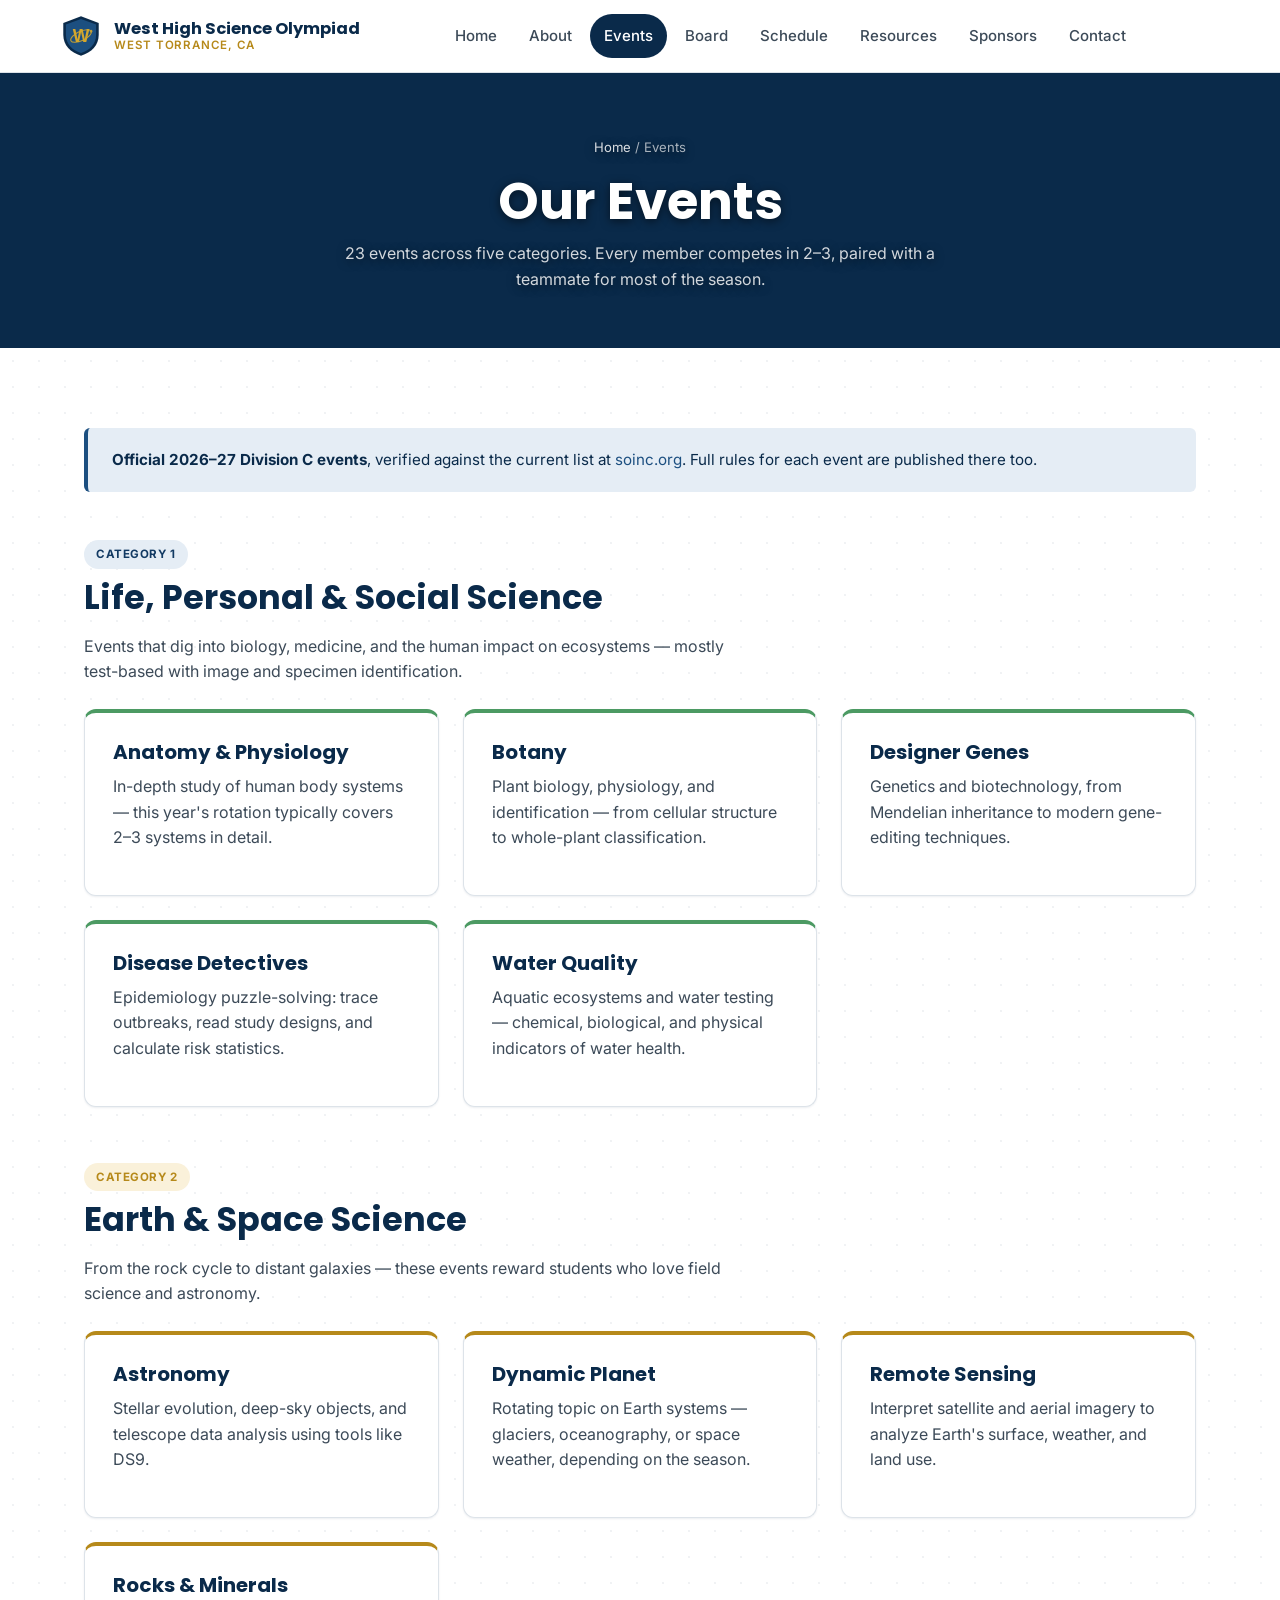
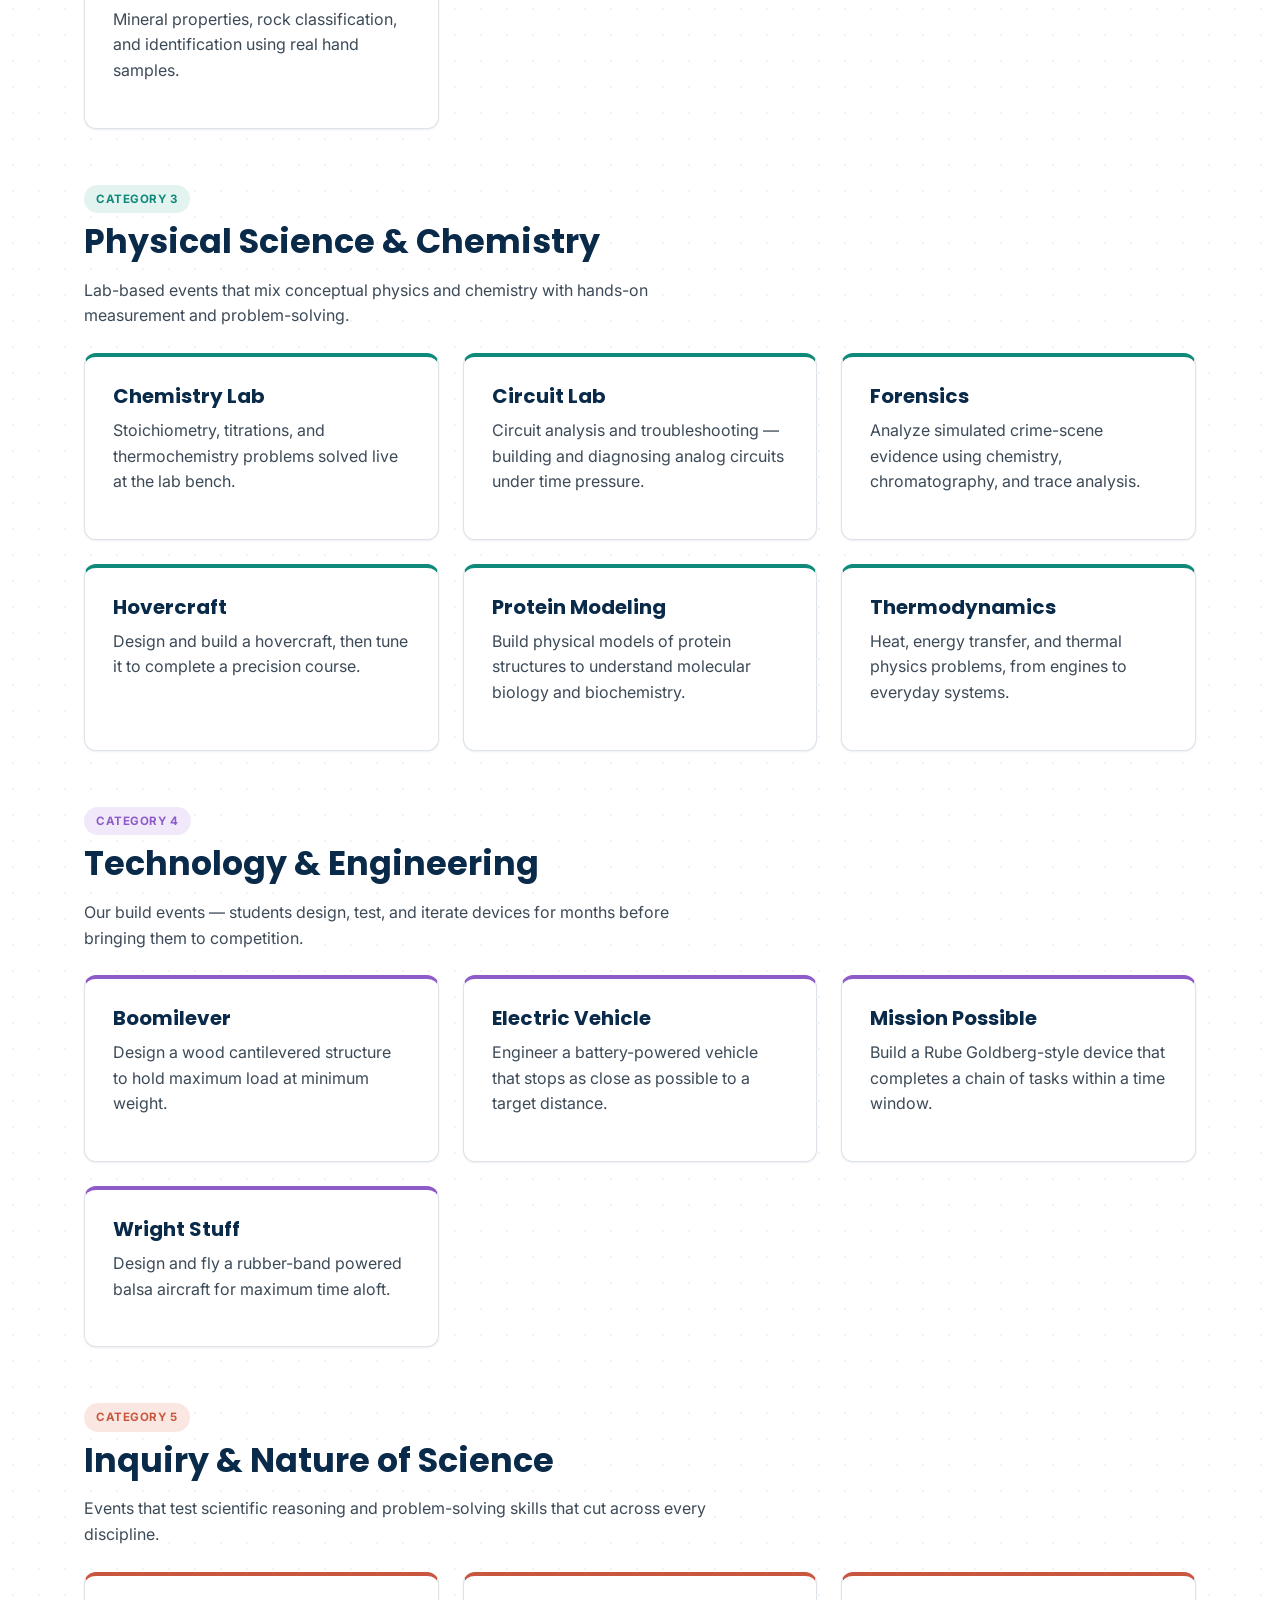
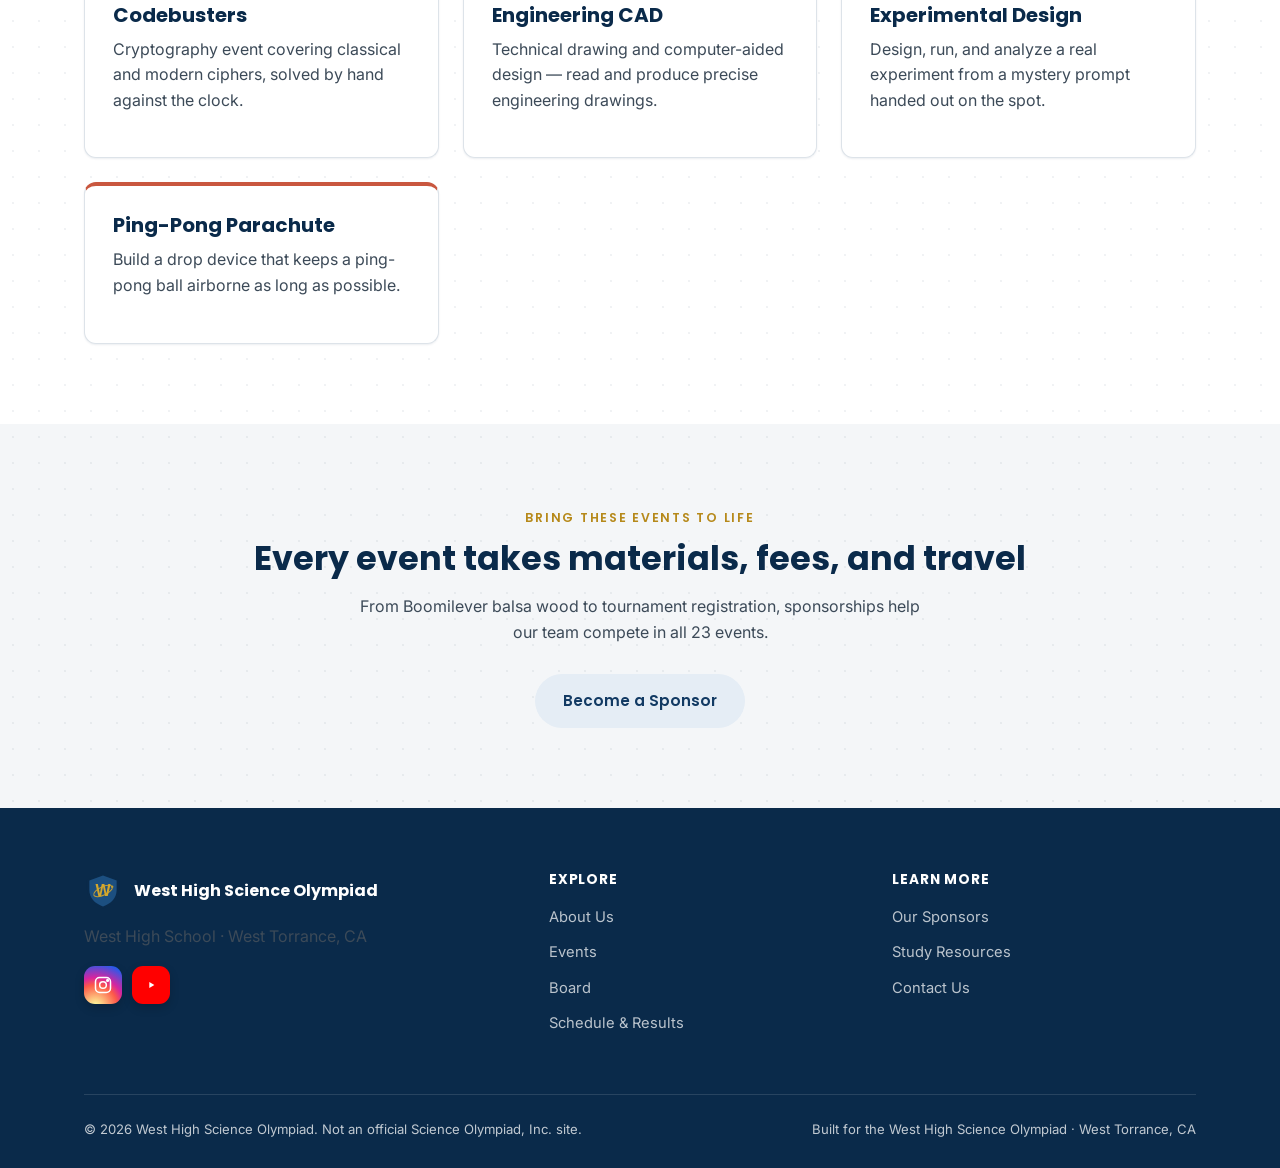
<file: events.html>
<!doctype html>
<html lang="en">
<head>
<meta charset="UTF-8">
<meta name="viewport" content="width=device-width, initial-scale=1.0">
<title>Events | West High Science Olympiad</title>
<meta name="description" content="The 23 Science Olympiad events our West High team competes in, grouped by category: Life Science, Earth & Space, Physical Science, Technology & Engineering, and Inquiry.">
<link rel="icon" href="assets/img/logo.svg" type="image/svg+xml">
<link rel="preconnect" href="https://fonts.googleapis.com">
<link href="https://fonts.googleapis.com/css2?family=Inter:wght@400;500;600;700&family=Poppins:wght@600;700;800&display=swap" rel="stylesheet">
<link rel="stylesheet" href="assets/css/style.css">
</head>
<body>

<header class="site-header">
  <div class="container nav">
    <a href="index.html" class="brand">
      <img src="assets/img/logo.svg" alt="West High Science Olympiad shield logo" class="brand-mark">
      <span class="brand-text"><strong>West High Science Olympiad</strong><span>West Torrance, CA</span></span>
    </a>
    <ul class="nav-links">
      <li><a href="index.html">Home</a></li>
      <li><a href="about.html">About</a></li>
      <li><a href="events.html">Events</a></li>
      <li><a href="team.html">Board</a></li>
      <li><a href="schedule.html">Schedule</a></li>
      <li><a href="resources.html">Resources</a></li>
      <li><a href="sponsors.html">Sponsors</a></li>
      <li><a href="contact.html">Contact</a></li>
    </ul>
    <div class="nav-cta">
      <button class="nav-toggle" aria-label="Toggle menu" aria-expanded="false">
        <span></span><span></span><span></span>
      </button>
    </div>
  </div>
</header>

<section class="page-header">
  <div class="container">
    <div class="breadcrumb"><a href="index.html">Home</a> / Events</div>
    <h1>Our Events</h1>
    <p>23 events across five categories. Every member competes in 2&ndash;3, paired with a teammate for most of the season.</p>
  </div>
</section>

<section class="section">
  <div class="container">

    <div class="callout" style="margin-bottom:48px;">
      <strong>Official 2026&ndash;27 Division C events</strong>, verified against the current list at <a href="https://www.soinc.org/events/2027-division-c-events" target="_blank" rel="noopener">soinc.org</a>. Full rules for each event are published there too.
    </div>

    <div style="margin-bottom:56px;">
      <span class="tag tag--green">Category 1</span>
      <h2>Life, Personal &amp; Social Science</h2>
      <p style="max-width:640px;">Events that dig into biology, medicine, and the human impact on ecosystems — mostly test-based with image and specimen identification.</p>
      <div class="grid grid-3" style="margin-top:24px;">
        <div class="card card--life">
          <h3>Anatomy &amp; Physiology</h3>
          <p>In-depth study of human body systems — this year's rotation typically covers 2&ndash;3 systems in detail.</p>
        </div>
        <div class="card card--life">
          <h3>Botany</h3>
          <p>Plant biology, physiology, and identification — from cellular structure to whole-plant classification.</p>
        </div>
        <div class="card card--life">
          <h3>Designer Genes</h3>
          <p>Genetics and biotechnology, from Mendelian inheritance to modern gene-editing techniques.</p>
        </div>
        <div class="card card--life">
          <h3>Disease Detectives</h3>
          <p>Epidemiology puzzle-solving: trace outbreaks, read study designs, and calculate risk statistics.</p>
        </div>
        <div class="card card--life">
          <h3>Water Quality</h3>
          <p>Aquatic ecosystems and water testing — chemical, biological, and physical indicators of water health.</p>
        </div>
      </div>
    </div>

    <div style="margin-bottom:56px;">
      <span class="tag">Category 2</span>
      <h2>Earth &amp; Space Science</h2>
      <p style="max-width:640px;">From the rock cycle to distant galaxies — these events reward students who love field science and astronomy.</p>
      <div class="grid grid-3" style="margin-top:24px;">
        <div class="card card--earth">
          <h3>Astronomy</h3>
          <p>Stellar evolution, deep-sky objects, and telescope data analysis using tools like DS9.</p>
        </div>
        <div class="card card--earth">
          <h3>Dynamic Planet</h3>
          <p>Rotating topic on Earth systems — glaciers, oceanography, or space weather, depending on the season.</p>
        </div>
        <div class="card card--earth">
          <h3>Remote Sensing</h3>
          <p>Interpret satellite and aerial imagery to analyze Earth's surface, weather, and land use.</p>
        </div>
        <div class="card card--earth">
          <h3>Rocks &amp; Minerals</h3>
          <p>Mineral properties, rock classification, and identification using real hand samples.</p>
        </div>
      </div>
    </div>

    <div style="margin-bottom:56px;">
      <span class="tag tag--blue">Category 3</span>
      <h2>Physical Science &amp; Chemistry</h2>
      <p style="max-width:640px;">Lab-based events that mix conceptual physics and chemistry with hands-on measurement and problem-solving.</p>
      <div class="grid grid-3" style="margin-top:24px;">
        <div class="card card--physical">
          <h3>Chemistry Lab</h3>
          <p>Stoichiometry, titrations, and thermochemistry problems solved live at the lab bench.</p>
        </div>
        <div class="card card--physical">
          <h3>Circuit Lab</h3>
          <p>Circuit analysis and troubleshooting — building and diagnosing analog circuits under time pressure.</p>
        </div>
        <div class="card card--physical">
          <h3>Forensics</h3>
          <p>Analyze simulated crime-scene evidence using chemistry, chromatography, and trace analysis.</p>
        </div>
        <div class="card card--physical">
          <h3>Hovercraft</h3>
          <p>Design and build a hovercraft, then tune it to complete a precision course.</p>
        </div>
        <div class="card card--physical">
          <h3>Protein Modeling</h3>
          <p>Build physical models of protein structures to understand molecular biology and biochemistry.</p>
        </div>
        <div class="card card--physical">
          <h3>Thermodynamics</h3>
          <p>Heat, energy transfer, and thermal physics problems, from engines to everyday systems.</p>
        </div>
      </div>
    </div>

    <div style="margin-bottom:56px;">
      <span class="tag" style="background:#f1e9fa; color:#8e5cc9;">Category 4</span>
      <h2>Technology &amp; Engineering</h2>
      <p style="max-width:640px;">Our build events — students design, test, and iterate devices for months before bringing them to competition.</p>
      <div class="grid grid-3" style="margin-top:24px;">
        <div class="card card--tech">
          <h3>Boomilever</h3>
          <p>Design a wood cantilevered structure to hold maximum load at minimum weight.</p>
        </div>
        <div class="card card--tech">
          <h3>Electric Vehicle</h3>
          <p>Engineer a battery-powered vehicle that stops as close as possible to a target distance.</p>
        </div>
        <div class="card card--tech">
          <h3>Mission Possible</h3>
          <p>Build a Rube Goldberg-style device that completes a chain of tasks within a time window.</p>
        </div>
        <div class="card card--tech">
          <h3>Wright Stuff</h3>
          <p>Design and fly a rubber-band powered balsa aircraft for maximum time aloft.</p>
        </div>
      </div>
    </div>

    <div>
      <span class="tag" style="background:#fbe7e2; color:#c9573f;">Category 5</span>
      <h2>Inquiry &amp; Nature of Science</h2>
      <p style="max-width:640px;">Events that test scientific reasoning and problem-solving skills that cut across every discipline.</p>
      <div class="grid grid-3" style="margin-top:24px;">
        <div class="card card--inquiry">
          <h3>Codebusters</h3>
          <p>Cryptography event covering classical and modern ciphers, solved by hand against the clock.</p>
        </div>
        <div class="card card--inquiry">
          <h3>Engineering CAD</h3>
          <p>Technical drawing and computer-aided design — read and produce precise engineering drawings.</p>
        </div>
        <div class="card card--inquiry">
          <h3>Experimental Design</h3>
          <p>Design, run, and analyze a real experiment from a mystery prompt handed out on the spot.</p>
        </div>
        <div class="card card--inquiry">
          <h3>Ping-Pong Parachute</h3>
          <p>Build a drop device that keeps a ping-pong ball airborne as long as possible.</p>
        </div>
      </div>
    </div>

  </div>
</section>

<section class="section section--alt">
  <div class="container text-center">
    <span class="eyebrow">Bring These Events to Life</span>
    <h2>Every event takes materials, fees, and travel</h2>
    <p style="max-width:560px; margin:0 auto 28px;">From Boomilever balsa wood to tournament registration, sponsorships help our team compete in all 23 events.</p>
    <a href="sponsors.html" class="btn btn-ghost">Become a Sponsor</a>
  </div>
</section>

<footer class="site-footer">
  <div class="container">
    <div class="footer-grid">
      <div>
        <div class="footer-brand">
          <img src="assets/img/logo.svg" alt="West High Science Olympiad logo" style="width:38px;height:38px;">
          <strong>West High Science Olympiad</strong>
        </div>
        <p>West High School &middot; West Torrance, CA</p>
        <div class="social-row">
          <a href="https://www.instagram.com/westhighscioly/" target="_blank" rel="noopener" aria-label="Instagram" class="social-icon--instagram">
            <svg viewBox="0 0 24 24" fill="none" stroke="#fff" stroke-width="1.8"><rect x="3" y="3" width="18" height="18" rx="5"/><circle cx="12" cy="12" r="4"/><circle cx="17.5" cy="6.5" r="1"/></svg>
          </a>
          <a href="https://www.youtube.com/@westhighschoolscienceolymp8738" target="_blank" rel="noopener" aria-label="YouTube" class="social-icon--youtube">
            <svg viewBox="0 0 24 24"><path fill="#fff" d="M10 8.5v7l6-3.5-6-3.5z"/></svg>
          </a>
        </div>
      </div>
      <div>
        <h4>Explore</h4>
        <ul>
          <li><a href="about.html">About Us</a></li>
          <li><a href="events.html">Events</a></li>
          <li><a href="team.html">Board</a></li>
          <li><a href="schedule.html">Schedule &amp; Results</a></li>
        </ul>
      </div>
      <div>
        <h4>Learn More</h4>
        <ul>
          <li><a href="sponsors.html">Our Sponsors</a></li>
          <li><a href="resources.html">Study Resources</a></li>
          <li><a href="contact.html">Contact Us</a></li>
        </ul>
      </div>
    </div>
    <div class="footer-bottom">
      <span>&copy; <span class="current-year">2026</span> West High Science Olympiad. Not an official Science Olympiad, Inc. site.</span>
      <span>Built for the West High Science Olympiad &middot; West Torrance, CA</span>
    </div>
  </div>
</footer>

<button class="back-to-top" aria-label="Back to top">&uarr;</button>
<script src="assets/js/main.js"></script>
</body>
</html>
</file>
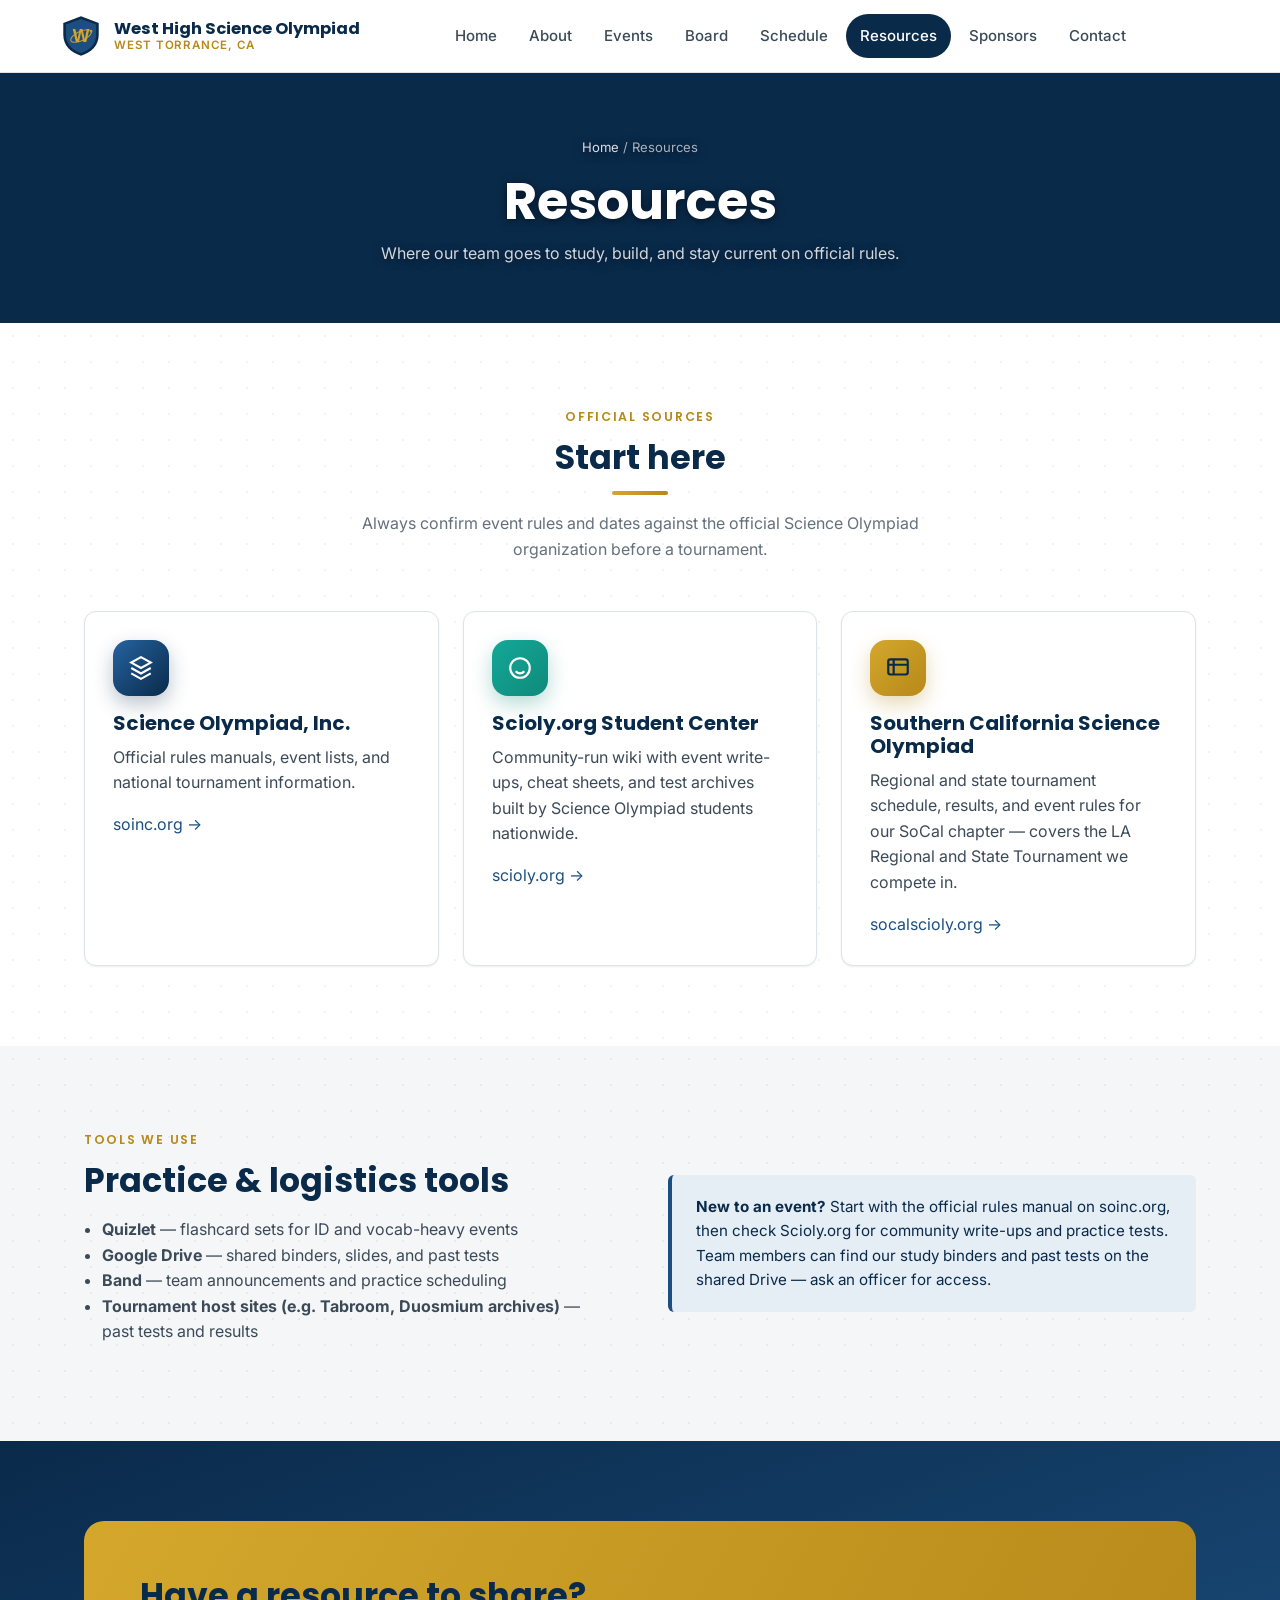
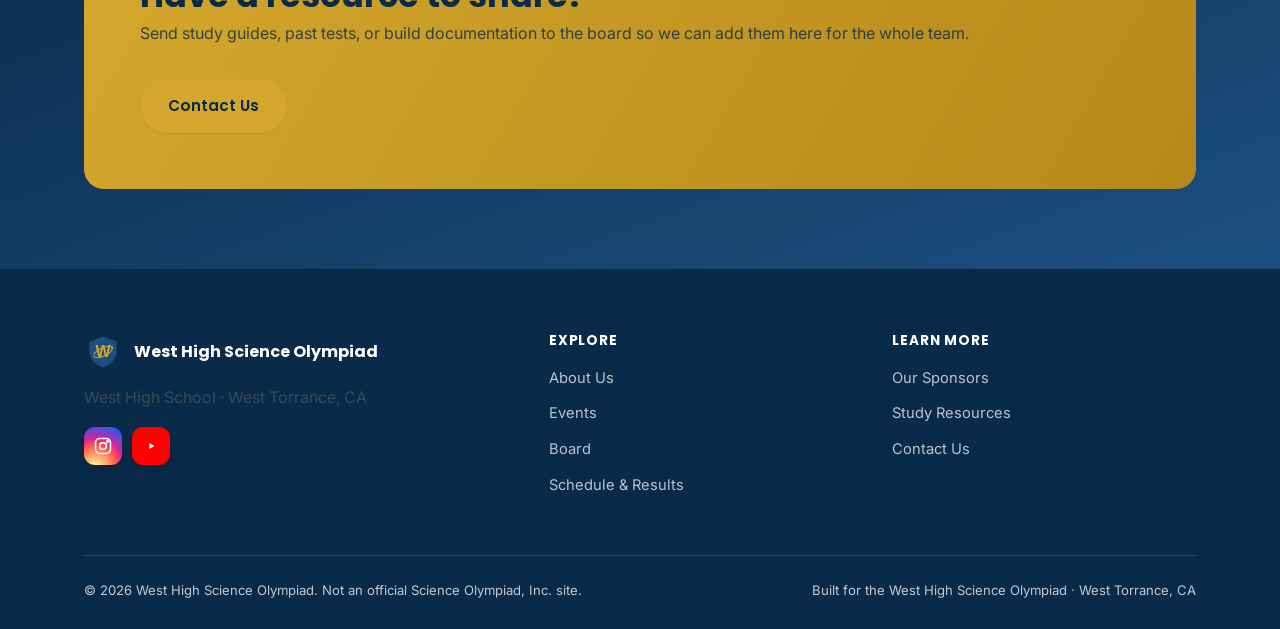
<file: resources.html>
<!doctype html>
<html lang="en">
<head>
<meta charset="UTF-8">
<meta name="viewport" content="width=device-width, initial-scale=1.0">
<title>Resources | West High Science Olympiad</title>
<meta name="description" content="Study guides, event resources, and official Science Olympiad links used by the West High School team.">
<link rel="icon" href="assets/img/logo.svg" type="image/svg+xml">
<link rel="preconnect" href="https://fonts.googleapis.com">
<link href="https://fonts.googleapis.com/css2?family=Inter:wght@400;500;600;700&family=Poppins:wght@600;700;800&display=swap" rel="stylesheet">
<link rel="stylesheet" href="assets/css/style.css">
</head>
<body>

<header class="site-header">
  <div class="container nav">
    <a href="index.html" class="brand">
      <img src="assets/img/logo.svg" alt="West High Science Olympiad shield logo" class="brand-mark">
      <span class="brand-text"><strong>West High Science Olympiad</strong><span>West Torrance, CA</span></span>
    </a>
    <ul class="nav-links">
      <li><a href="index.html">Home</a></li>
      <li><a href="about.html">About</a></li>
      <li><a href="events.html">Events</a></li>
      <li><a href="team.html">Board</a></li>
      <li><a href="schedule.html">Schedule</a></li>
      <li><a href="resources.html">Resources</a></li>
      <li><a href="sponsors.html">Sponsors</a></li>
      <li><a href="contact.html">Contact</a></li>
    </ul>
    <div class="nav-cta">
      <button class="nav-toggle" aria-label="Toggle menu" aria-expanded="false">
        <span></span><span></span><span></span>
      </button>
    </div>
  </div>
</header>

<section class="page-header">
  <div class="container">
    <div class="breadcrumb"><a href="index.html">Home</a> / Resources</div>
    <h1>Resources</h1>
    <p>Where our team goes to study, build, and stay current on official rules.</p>
  </div>
</section>

<section class="section">
  <div class="container">
    <div class="section-head">
      <span class="eyebrow">Official Sources</span>
      <h2>Start here</h2>
      <p>Always confirm event rules and dates against the official Science Olympiad organization before a tournament.</p>
    </div>
    <div class="grid grid-3">
      <div class="card">
        <div class="icon-tile">
          <svg viewBox="0 0 24 24" fill="none" stroke="currentColor" stroke-width="2"><path d="M12 2 3 7l9 5 9-5-9-5Z"/><path d="M3 12l9 5 9-5M3 17l9 5 9-5"/></svg>
        </div>
        <h3>Science Olympiad, Inc.</h3>
        <p>Official rules manuals, event lists, and national tournament information.</p>
        <a href="https://www.soinc.org" target="_blank" rel="noopener">soinc.org &rarr;</a>
      </div>
      <div class="card">
        <div class="icon-tile icon-tile--teal">
          <svg viewBox="0 0 24 24" fill="none" stroke="currentColor" stroke-width="2"><circle cx="12" cy="12" r="9"/><path d="M9 9h.01M15 9h.01M8 15c1 1.2 2.4 2 4 2s3-.8 4-2"/></svg>
        </div>
        <h3>Scioly.org Student Center</h3>
        <p>Community-run wiki with event write-ups, cheat sheets, and test archives built by Science Olympiad students nationwide.</p>
        <a href="https://scioly.org" target="_blank" rel="noopener">scioly.org &rarr;</a>
      </div>
      <div class="card">
        <div class="icon-tile icon-tile--gold">
          <svg viewBox="0 0 24 24" fill="none" stroke="currentColor" stroke-width="2"><rect x="3" y="4" width="18" height="14" rx="2"/><path d="M3 9h18M8 4v14"/></svg>
        </div>
        <h3>Southern California Science Olympiad</h3>
        <p>Regional and state tournament schedule, results, and event rules for our SoCal chapter &mdash; covers the LA Regional and State Tournament we compete in.</p>
        <a href="https://www.socalscioly.org/" target="_blank" rel="noopener">socalscioly.org &rarr;</a>
      </div>
    </div>
  </div>
</section>

<section class="section section--alt">
  <div class="container">
    <div class="grid grid-2" style="align-items:center; gap:56px;">
      <div>
        <span class="eyebrow">Tools We Use</span>
        <h2>Practice &amp; logistics tools</h2>
        <ul style="padding-left:18px; color:var(--color-ink-700);">
          <li><strong>Quizlet</strong> &mdash; flashcard sets for ID and vocab-heavy events</li>
          <li><strong>Google Drive</strong> &mdash; shared binders, slides, and past tests</li>
          <li><strong>Band</strong> &mdash; team announcements and practice scheduling</li>
          <li><strong>Tournament host sites (e.g. Tabroom, Duosmium archives)</strong> &mdash; past tests and results</li>
        </ul>
      </div>
      <div class="callout">
        <strong>New to an event?</strong> Start with the official rules manual on soinc.org, then check Scioly.org for community write-ups and practice tests. Team members can find our study binders and past tests on the shared Drive &mdash; ask an officer for access.
      </div>
    </div>
  </div>
</section>

<section class="section section--dark">
  <div class="container">
    <div class="cta-banner">
      <div>
        <h2>Have a resource to share?</h2>
        <p>Send study guides, past tests, or build documentation to the board so we can add them here for the whole team.</p>
      </div>
      <a href="contact.html" class="btn btn-primary">Contact Us</a>
    </div>
  </div>
</section>

<footer class="site-footer">
  <div class="container">
    <div class="footer-grid">
      <div>
        <div class="footer-brand">
          <img src="assets/img/logo.svg" alt="West High Science Olympiad logo" style="width:38px;height:38px;">
          <strong>West High Science Olympiad</strong>
        </div>
        <p>West High School &middot; West Torrance, CA</p>
        <div class="social-row">
          <a href="https://www.instagram.com/westhighscioly/" target="_blank" rel="noopener" aria-label="Instagram" class="social-icon--instagram">
            <svg viewBox="0 0 24 24" fill="none" stroke="#fff" stroke-width="1.8"><rect x="3" y="3" width="18" height="18" rx="5"/><circle cx="12" cy="12" r="4"/><circle cx="17.5" cy="6.5" r="1"/></svg>
          </a>
          <a href="https://www.youtube.com/@westhighschoolscienceolymp8738" target="_blank" rel="noopener" aria-label="YouTube" class="social-icon--youtube">
            <svg viewBox="0 0 24 24"><path fill="#fff" d="M10 8.5v7l6-3.5-6-3.5z"/></svg>
          </a>
        </div>
      </div>
      <div>
        <h4>Explore</h4>
        <ul>
          <li><a href="about.html">About Us</a></li>
          <li><a href="events.html">Events</a></li>
          <li><a href="team.html">Board</a></li>
          <li><a href="schedule.html">Schedule &amp; Results</a></li>
        </ul>
      </div>
      <div>
        <h4>Learn More</h4>
        <ul>
          <li><a href="sponsors.html">Our Sponsors</a></li>
          <li><a href="resources.html">Study Resources</a></li>
          <li><a href="contact.html">Contact Us</a></li>
        </ul>
      </div>
    </div>
    <div class="footer-bottom">
      <span>&copy; <span class="current-year">2026</span> West High Science Olympiad. Not an official Science Olympiad, Inc. site.</span>
      <span>Built for the West High Science Olympiad &middot; West Torrance, CA</span>
    </div>
  </div>
</footer>

<button class="back-to-top" aria-label="Back to top">&uarr;</button>
<script src="assets/js/main.js"></script>
</body>
</html>
</file>
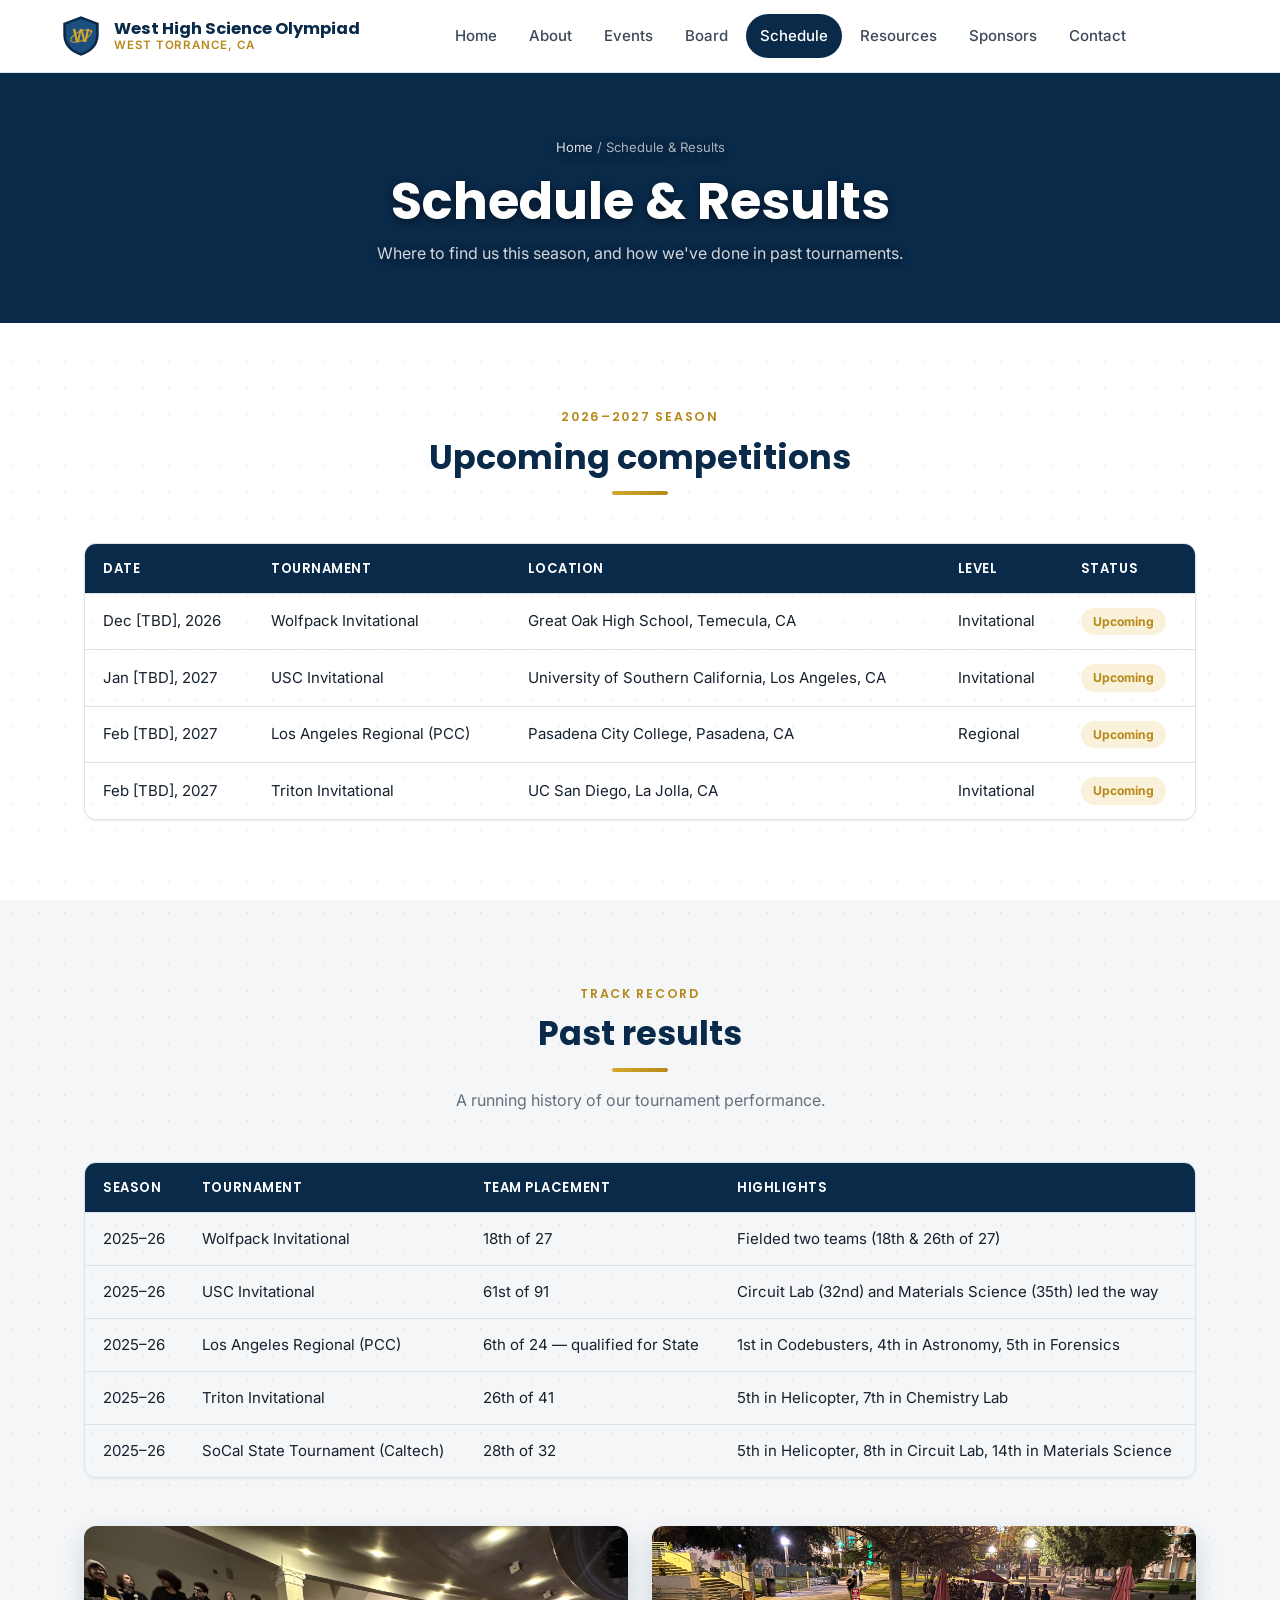
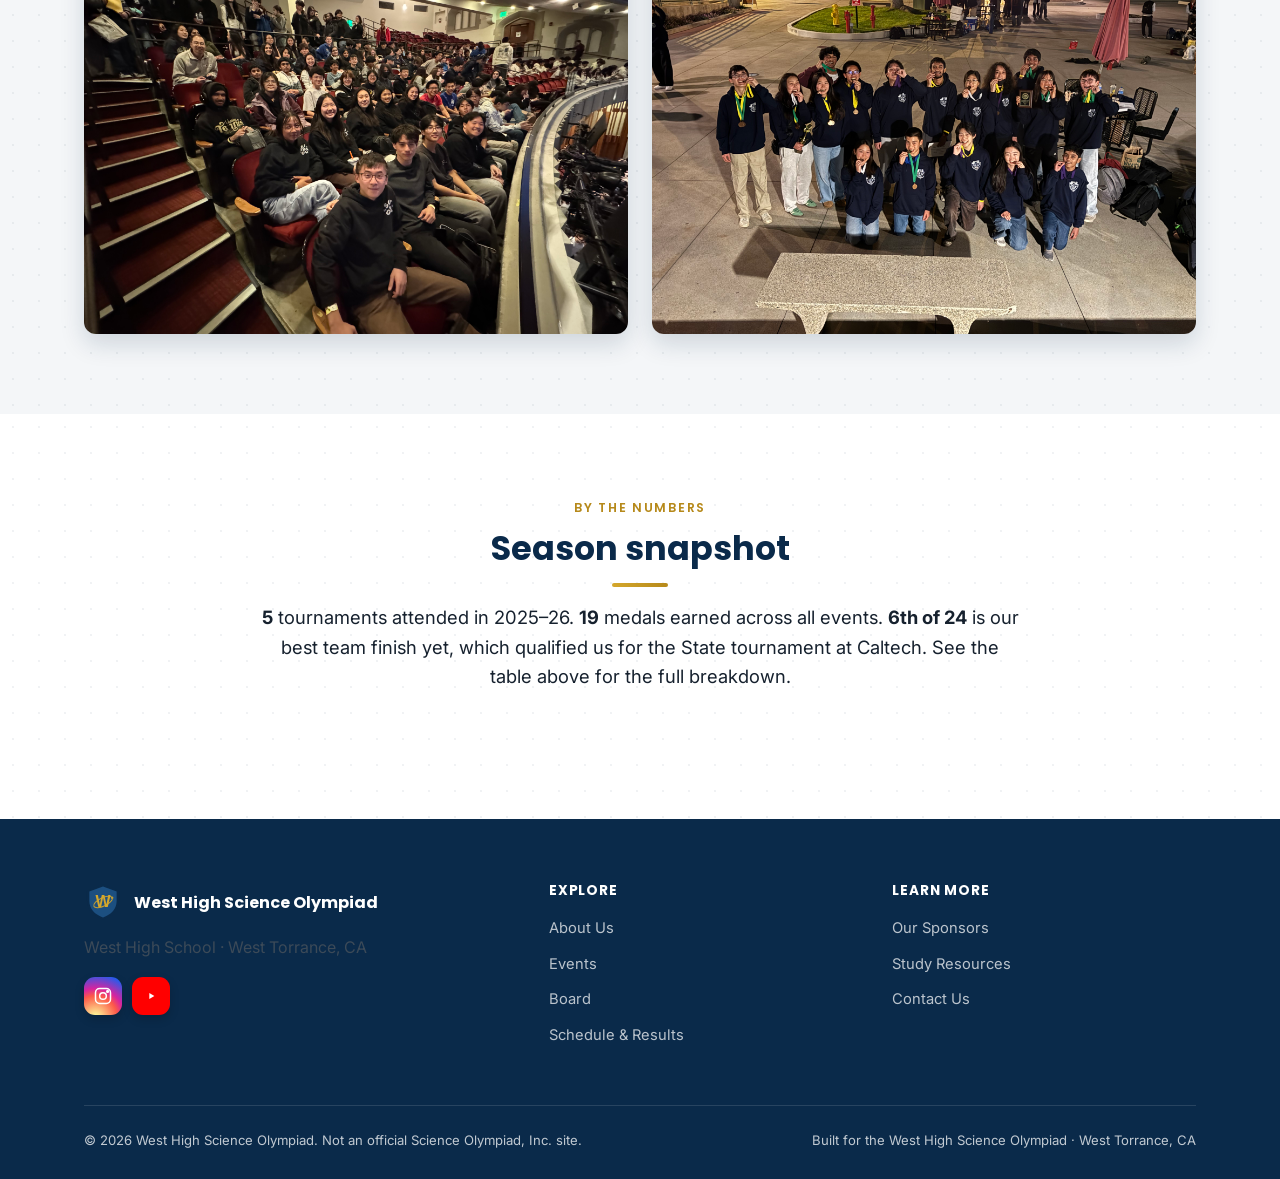
<file: schedule.html>
<!doctype html>
<html lang="en">
<head>
<meta charset="UTF-8">
<meta name="viewport" content="width=device-width, initial-scale=1.0">
<title>Schedule &amp; Results | West High Science Olympiad</title>
<meta name="description" content="Upcoming tournament schedule and past competition results for the West High School Science Olympiad team.">
<link rel="icon" href="assets/img/logo.svg" type="image/svg+xml">
<link rel="preconnect" href="https://fonts.googleapis.com">
<link href="https://fonts.googleapis.com/css2?family=Inter:wght@400;500;600;700&family=Poppins:wght@600;700;800&display=swap" rel="stylesheet">
<link rel="stylesheet" href="assets/css/style.css">
</head>
<body>

<header class="site-header">
  <div class="container nav">
    <a href="index.html" class="brand">
      <img src="assets/img/logo.svg" alt="West High Science Olympiad shield logo" class="brand-mark">
      <span class="brand-text"><strong>West High Science Olympiad</strong><span>West Torrance, CA</span></span>
    </a>
    <ul class="nav-links">
      <li><a href="index.html">Home</a></li>
      <li><a href="about.html">About</a></li>
      <li><a href="events.html">Events</a></li>
      <li><a href="team.html">Board</a></li>
      <li><a href="schedule.html">Schedule</a></li>
      <li><a href="resources.html">Resources</a></li>
      <li><a href="sponsors.html">Sponsors</a></li>
      <li><a href="contact.html">Contact</a></li>
    </ul>
    <div class="nav-cta">
      <button class="nav-toggle" aria-label="Toggle menu" aria-expanded="false">
        <span></span><span></span><span></span>
      </button>
    </div>
  </div>
</header>

<section class="page-header">
  <div class="container">
    <div class="breadcrumb"><a href="index.html">Home</a> / Schedule &amp; Results</div>
    <h1>Schedule &amp; Results</h1>
    <p>Where to find us this season, and how we've done in past tournaments.</p>
  </div>
</section>

<section class="section">
  <div class="container">
    <div class="section-head">
      <span class="eyebrow">2026&ndash;2027 Season</span>
      <h2>Upcoming competitions</h2>
    </div>
    <div class="table-wrap">
      <table>
        <thead>
          <tr>
            <th>Date</th>
            <th>Tournament</th>
            <th>Location</th>
            <th>Level</th>
            <th>Status</th>
          </tr>
        </thead>
        <tbody>
          <tr>
            <td>Dec [TBD], 2026</td>
            <td>Wolfpack Invitational</td>
            <td>Great Oak High School, Temecula, CA</td>
            <td>Invitational</td>
            <td><span class="status-pill status-pill--upcoming">Upcoming</span></td>
          </tr>
          <tr>
            <td>Jan [TBD], 2027</td>
            <td>USC Invitational</td>
            <td>University of Southern California, Los Angeles, CA</td>
            <td>Invitational</td>
            <td><span class="status-pill status-pill--upcoming">Upcoming</span></td>
          </tr>
          <tr>
            <td>Feb [TBD], 2027</td>
            <td>Los Angeles Regional (PCC)</td>
            <td>Pasadena City College, Pasadena, CA</td>
            <td>Regional</td>
            <td><span class="status-pill status-pill--upcoming">Upcoming</span></td>
          </tr>
          <tr>
            <td>Feb [TBD], 2027</td>
            <td>Triton Invitational</td>
            <td>UC San Diego, La Jolla, CA</td>
            <td>Invitational</td>
            <td><span class="status-pill status-pill--upcoming">Upcoming</span></td>
          </tr>
        </tbody>
      </table>
    </div>
  </div>
</section>

<section class="section section--alt">
  <div class="container">
    <div class="section-head">
      <span class="eyebrow">Track Record</span>
      <h2>Past results</h2>
      <p>A running history of our tournament performance.</p>
    </div>
    <div class="table-wrap">
      <table>
        <thead>
          <tr>
            <th>Season</th>
            <th>Tournament</th>
            <th>Team Placement</th>
            <th>Highlights</th>
          </tr>
        </thead>
        <tbody>
          <tr>
            <td>2025&ndash;26</td>
            <td>Wolfpack Invitational</td>
            <td>18th of 27</td>
            <td>Fielded two teams (18th &amp; 26th of 27)</td>
          </tr>
          <tr>
            <td>2025&ndash;26</td>
            <td>USC Invitational</td>
            <td>61st of 91</td>
            <td>Circuit Lab (32nd) and Materials Science (35th) led the way</td>
          </tr>
          <tr>
            <td>2025&ndash;26</td>
            <td>Los Angeles Regional (PCC)</td>
            <td>6th of 24 &mdash; qualified for State</td>
            <td>1st in Codebusters, 4th in Astronomy, 5th in Forensics</td>
          </tr>
          <tr>
            <td>2025&ndash;26</td>
            <td>Triton Invitational</td>
            <td>26th of 41</td>
            <td>5th in Helicopter, 7th in Chemistry Lab</td>
          </tr>
          <tr>
            <td>2025&ndash;26</td>
            <td>SoCal State Tournament (Caltech)</td>
            <td>28th of 32</td>
            <td>5th in Helicopter, 8th in Circuit Lab, 14th in Materials Science</td>
          </tr>
        </tbody>
      </table>
    </div>
    <div class="grid grid-2" style="margin-top:48px;">
      <img src="assets/img/IMG_5995.jpeg" alt="Team members seated together at a tournament venue" class="photo-frame">
      <img src="assets/img/IMG_6262.JPG" alt="Team members celebrating with medals at a tournament" class="photo-frame">
    </div>
  </div>
</section>

<section class="section">
  <div class="container">
    <div class="section-head" style="max-width:760px;">
      <span class="eyebrow">By the Numbers</span>
      <h2>Season snapshot</h2>
      <p style="font-size:1.15rem; color:var(--color-ink-900);"><strong>5</strong> tournaments attended in 2025&ndash;26. <strong>19</strong> medals earned across all events. <strong>6th of 24</strong> is our best team finish yet, which qualified us for the State tournament at Caltech. See the table above for the full breakdown.</p>
    </div>
  </div>
</section>

<footer class="site-footer">
  <div class="container">
    <div class="footer-grid">
      <div>
        <div class="footer-brand">
          <img src="assets/img/logo.svg" alt="West High Science Olympiad logo" style="width:38px;height:38px;">
          <strong>West High Science Olympiad</strong>
        </div>
        <p>West High School &middot; West Torrance, CA</p>
        <div class="social-row">
          <a href="https://www.instagram.com/westhighscioly/" target="_blank" rel="noopener" aria-label="Instagram" class="social-icon--instagram">
            <svg viewBox="0 0 24 24" fill="none" stroke="#fff" stroke-width="1.8"><rect x="3" y="3" width="18" height="18" rx="5"/><circle cx="12" cy="12" r="4"/><circle cx="17.5" cy="6.5" r="1"/></svg>
          </a>
          <a href="https://www.youtube.com/@westhighschoolscienceolymp8738" target="_blank" rel="noopener" aria-label="YouTube" class="social-icon--youtube">
            <svg viewBox="0 0 24 24"><path fill="#fff" d="M10 8.5v7l6-3.5-6-3.5z"/></svg>
          </a>
        </div>
      </div>
      <div>
        <h4>Explore</h4>
        <ul>
          <li><a href="about.html">About Us</a></li>
          <li><a href="events.html">Events</a></li>
          <li><a href="team.html">Board</a></li>
          <li><a href="schedule.html">Schedule &amp; Results</a></li>
        </ul>
      </div>
      <div>
        <h4>Learn More</h4>
        <ul>
          <li><a href="sponsors.html">Our Sponsors</a></li>
          <li><a href="resources.html">Study Resources</a></li>
          <li><a href="contact.html">Contact Us</a></li>
        </ul>
      </div>
    </div>
    <div class="footer-bottom">
      <span>&copy; <span class="current-year">2026</span> West High Science Olympiad. Not an official Science Olympiad, Inc. site.</span>
      <span>Built for the West High Science Olympiad &middot; West Torrance, CA</span>
    </div>
  </div>
</footer>

<button class="back-to-top" aria-label="Back to top">&uarr;</button>
<script src="assets/js/main.js"></script>
</body>
</html>
</file>
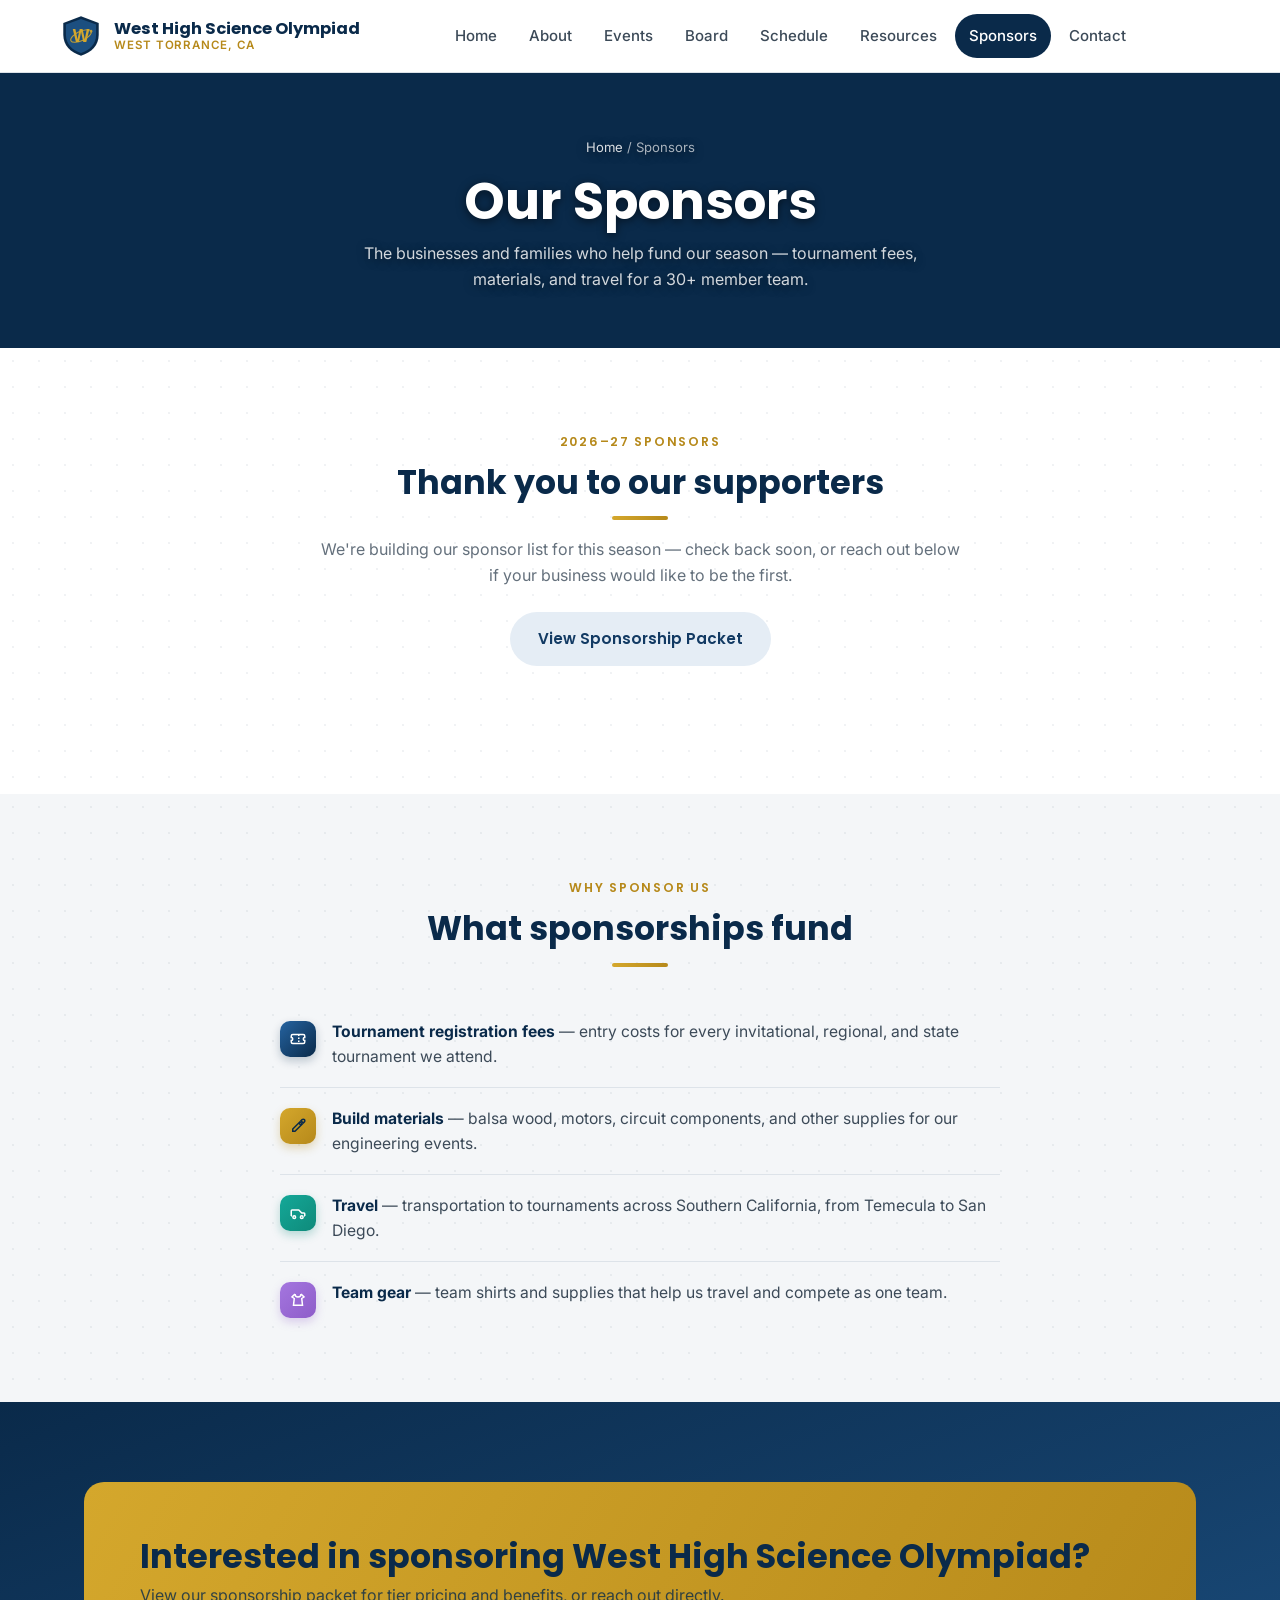
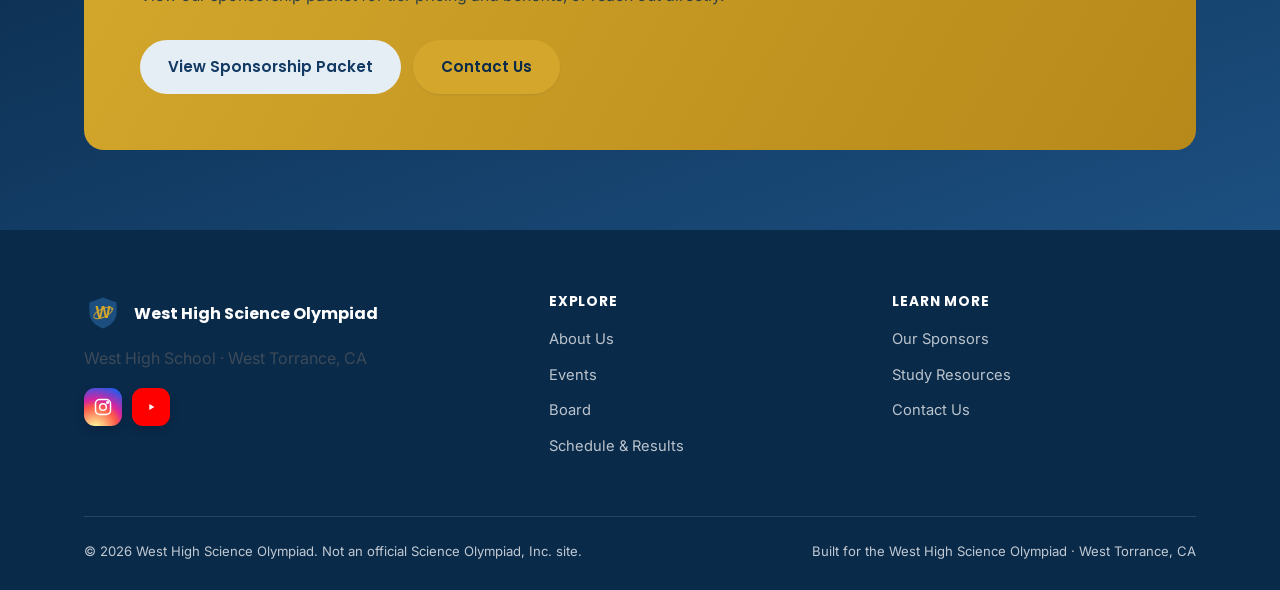
<file: sponsors.html>
<!doctype html>
<html lang="en">
<head>
<meta charset="UTF-8">
<meta name="viewport" content="width=device-width, initial-scale=1.0">
<title>Our Sponsors | West High Science Olympiad</title>
<meta name="description" content="The businesses and families who help fund the West High School Science Olympiad team's season — tournament fees, materials, and travel.">
<link rel="icon" href="assets/img/logo.svg" type="image/svg+xml">
<link rel="preconnect" href="https://fonts.googleapis.com">
<link href="https://fonts.googleapis.com/css2?family=Inter:wght@400;500;600;700&family=Poppins:wght@600;700;800&display=swap" rel="stylesheet">
<link rel="stylesheet" href="assets/css/style.css">
</head>
<body>

<header class="site-header">
  <div class="container nav">
    <a href="index.html" class="brand">
      <img src="assets/img/logo.svg" alt="West High Science Olympiad shield logo" class="brand-mark">
      <span class="brand-text"><strong>West High Science Olympiad</strong><span>West Torrance, CA</span></span>
    </a>
    <ul class="nav-links">
      <li><a href="index.html">Home</a></li>
      <li><a href="about.html">About</a></li>
      <li><a href="events.html">Events</a></li>
      <li><a href="team.html">Board</a></li>
      <li><a href="schedule.html">Schedule</a></li>
      <li><a href="resources.html">Resources</a></li>
      <li><a href="sponsors.html">Sponsors</a></li>
      <li><a href="contact.html">Contact</a></li>
    </ul>
    <div class="nav-cta">
      <button class="nav-toggle" aria-label="Toggle menu" aria-expanded="false">
        <span></span><span></span><span></span>
      </button>
    </div>
  </div>
</header>

<section class="page-header">
  <div class="container">
    <div class="breadcrumb"><a href="index.html">Home</a> / Sponsors</div>
    <h1>Our Sponsors</h1>
    <p>The businesses and families who help fund our season &mdash; tournament fees, materials, and travel for a 30+ member team.</p>
  </div>
</section>

<section class="section">
  <div class="container">
    <div class="section-head">
      <span class="eyebrow">2026&ndash;27 Sponsors</span>
      <h2>Thank you to our supporters</h2>
      <p>We're building our sponsor list for this season &mdash; check back soon, or reach out below if your business would like to be the first.</p>
      <a href="sponsorship-packet.html" class="btn btn-ghost" style="margin-top:8px;">View Sponsorship Packet</a>
    </div>
  </div>
</section>

<section class="section section--alt">
  <div class="container">
    <div class="section-head">
      <span class="eyebrow">Why Sponsor Us</span>
      <h2>What sponsorships fund</h2>
    </div>
    <ul class="announce-list" style="max-width:720px; margin:0 auto;">
      <li>
        <div class="announce-icon"><svg viewBox="0 0 24 24" fill="none" stroke="currentColor" stroke-width="2"><path d="M3 8a2 2 0 0 1 2-2h14a2 2 0 0 1 2 2v2a2 2 0 0 0 0 4v2a2 2 0 0 1-2 2H5a2 2 0 0 1-2-2v-2a2 2 0 0 0 0-4V8Z"/><path d="M13 6v12" stroke-dasharray="2 2"/></svg></div>
        <p style="margin:0;"><strong>Tournament registration fees</strong> &mdash; entry costs for every invitational, regional, and state tournament we attend.</p>
      </li>
      <li>
        <div class="announce-icon announce-icon--gold"><svg viewBox="0 0 24 24" fill="none" stroke="currentColor" stroke-width="2"><path d="m14.7 6.3 3 3L8 19H5v-3L14.7 6.3Z"/><path d="m13 8 3 3"/><path d="M17.5 3.5a2.1 2.1 0 0 1 3 3l-1.5 1.5-3-3 1.5-1.5Z"/></svg></div>
        <p style="margin:0;"><strong>Build materials</strong> &mdash; balsa wood, motors, circuit components, and other supplies for our engineering events.</p>
      </li>
      <li>
        <div class="announce-icon announce-icon--teal"><svg viewBox="0 0 24 24" fill="none" stroke="currentColor" stroke-width="2"><path d="M3 16V9a1 1 0 0 1 1-1h9l4 4h3a1 1 0 0 1 1 1v3"/><path d="M3 16h1M21 16h-1"/><circle cx="7" cy="17.5" r="1.8"/><circle cx="17" cy="17.5" r="1.8"/></svg></div>
        <p style="margin:0;"><strong>Travel</strong> &mdash; transportation to tournaments across Southern California, from Temecula to San Diego.</p>
      </li>
      <li>
        <div class="announce-icon announce-icon--purple"><svg viewBox="0 0 24 24" fill="none" stroke="currentColor" stroke-width="2"><path d="M8 4 4 8l3 2-1 9h12l-1-9 3-2-4-4"/><path d="M8 4a4 4 0 0 0 8 0"/></svg></div>
        <p style="margin:0;"><strong>Team gear</strong> &mdash; team shirts and supplies that help us travel and compete as one team.</p>
      </li>
    </ul>
  </div>
</section>

<section class="section section--dark">
  <div class="container">
    <div class="cta-banner">
      <div>
        <h2>Interested in sponsoring West High Science Olympiad?</h2>
        <p>View our sponsorship packet for tier pricing and benefits, or reach out directly.</p>
      </div>
      <div style="display:flex; gap:12px; flex-wrap:wrap;">
        <a href="sponsorship-packet.html" class="btn btn-ghost">View Sponsorship Packet</a>
        <a href="contact.html" class="btn btn-primary">Contact Us</a>
      </div>
    </div>
  </div>
</section>

<footer class="site-footer">
  <div class="container">
    <div class="footer-grid">
      <div>
        <div class="footer-brand">
          <img src="assets/img/logo.svg" alt="West High Science Olympiad logo" style="width:38px;height:38px;">
          <strong>West High Science Olympiad</strong>
        </div>
        <p>West High School &middot; West Torrance, CA</p>
        <div class="social-row">
          <a href="https://www.instagram.com/westhighscioly/" target="_blank" rel="noopener" aria-label="Instagram" class="social-icon--instagram">
            <svg viewBox="0 0 24 24" fill="none" stroke="#fff" stroke-width="1.8"><rect x="3" y="3" width="18" height="18" rx="5"/><circle cx="12" cy="12" r="4"/><circle cx="17.5" cy="6.5" r="1"/></svg>
          </a>
          <a href="https://www.youtube.com/@westhighschoolscienceolymp8738" target="_blank" rel="noopener" aria-label="YouTube" class="social-icon--youtube">
            <svg viewBox="0 0 24 24"><path fill="#fff" d="M10 8.5v7l6-3.5-6-3.5z"/></svg>
          </a>
        </div>
      </div>
      <div>
        <h4>Explore</h4>
        <ul>
          <li><a href="about.html">About Us</a></li>
          <li><a href="events.html">Events</a></li>
          <li><a href="team.html">Board</a></li>
          <li><a href="schedule.html">Schedule &amp; Results</a></li>
        </ul>
      </div>
      <div>
        <h4>Learn More</h4>
        <ul>
          <li><a href="sponsors.html">Our Sponsors</a></li>
          <li><a href="resources.html">Study Resources</a></li>
          <li><a href="contact.html">Contact Us</a></li>
        </ul>
      </div>
    </div>
    <div class="footer-bottom">
      <span>&copy; <span class="current-year">2026</span> West High Science Olympiad. Not an official Science Olympiad, Inc. site.</span>
      <span>Built for the West High Science Olympiad &middot; West Torrance, CA</span>
    </div>
  </div>
</footer>

<button class="back-to-top" aria-label="Back to top">&uarr;</button>
<script src="assets/js/main.js"></script>
</body>
</html>
</file>
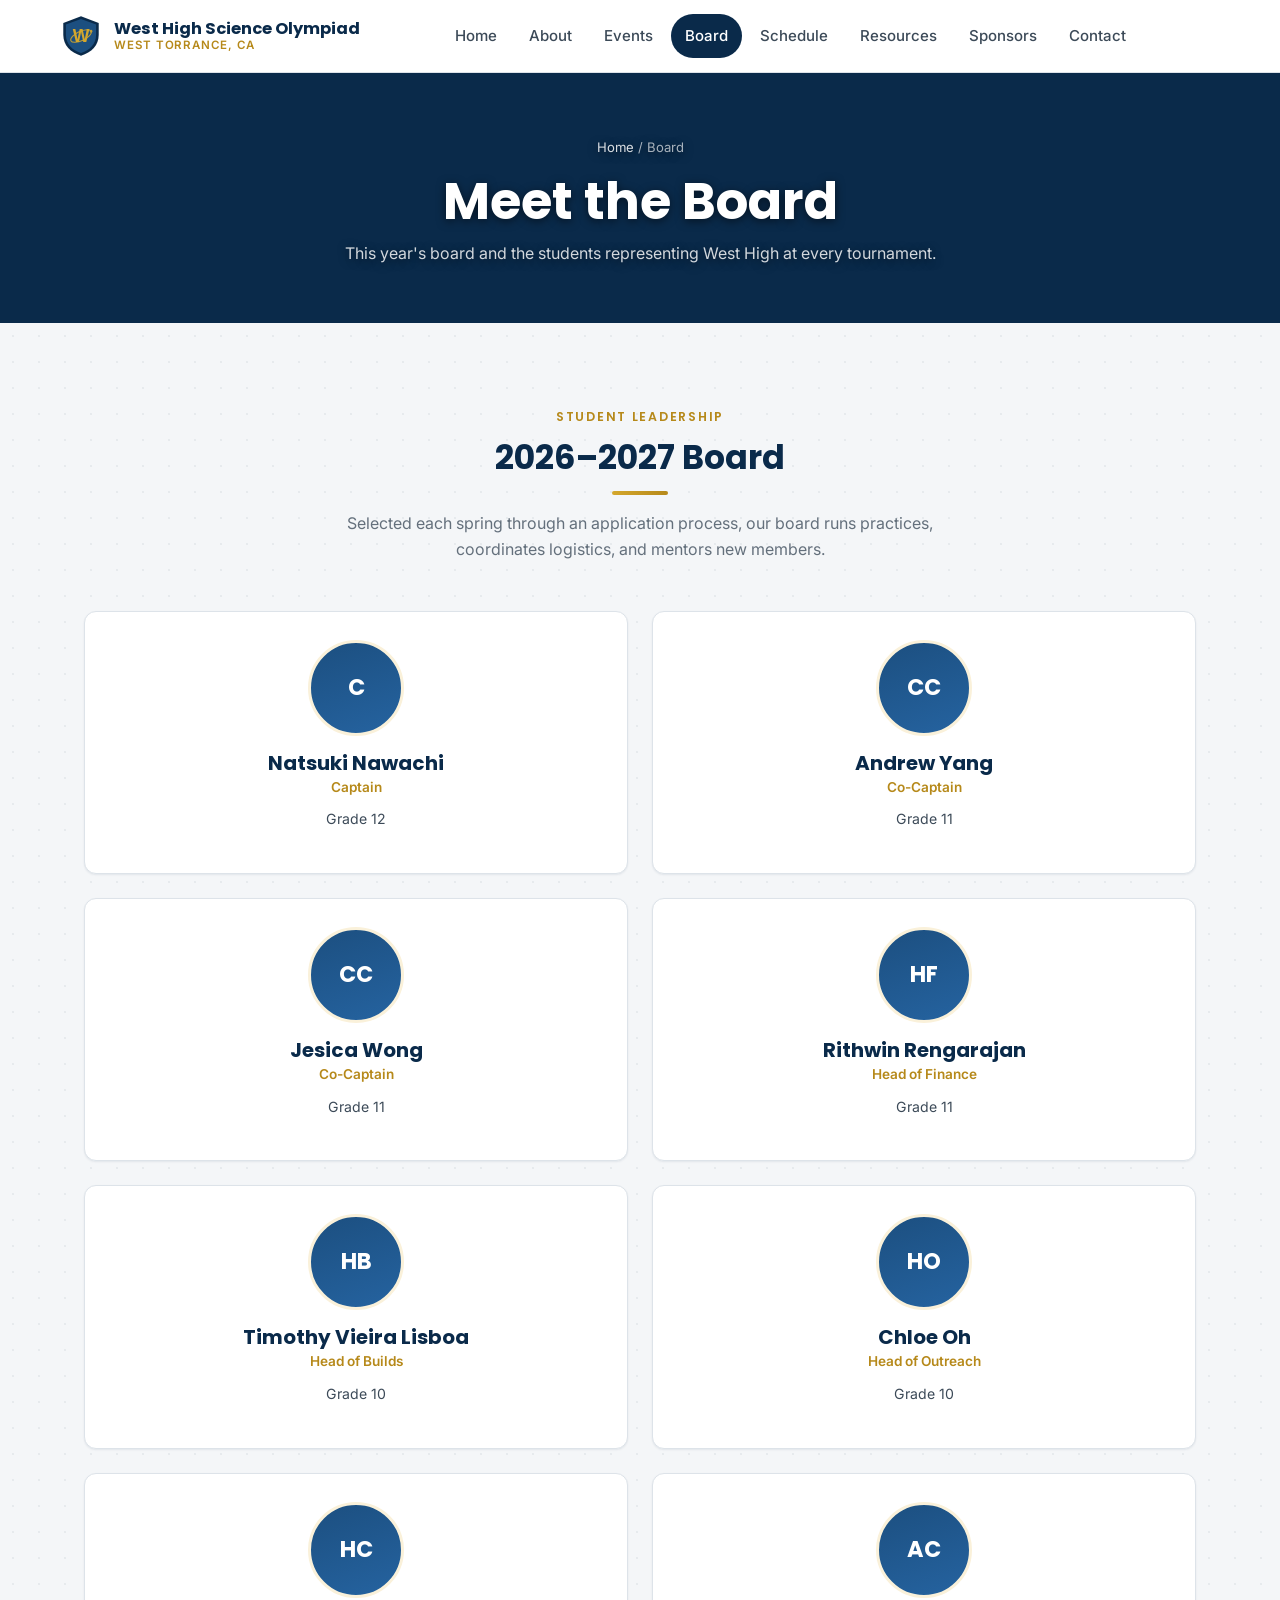
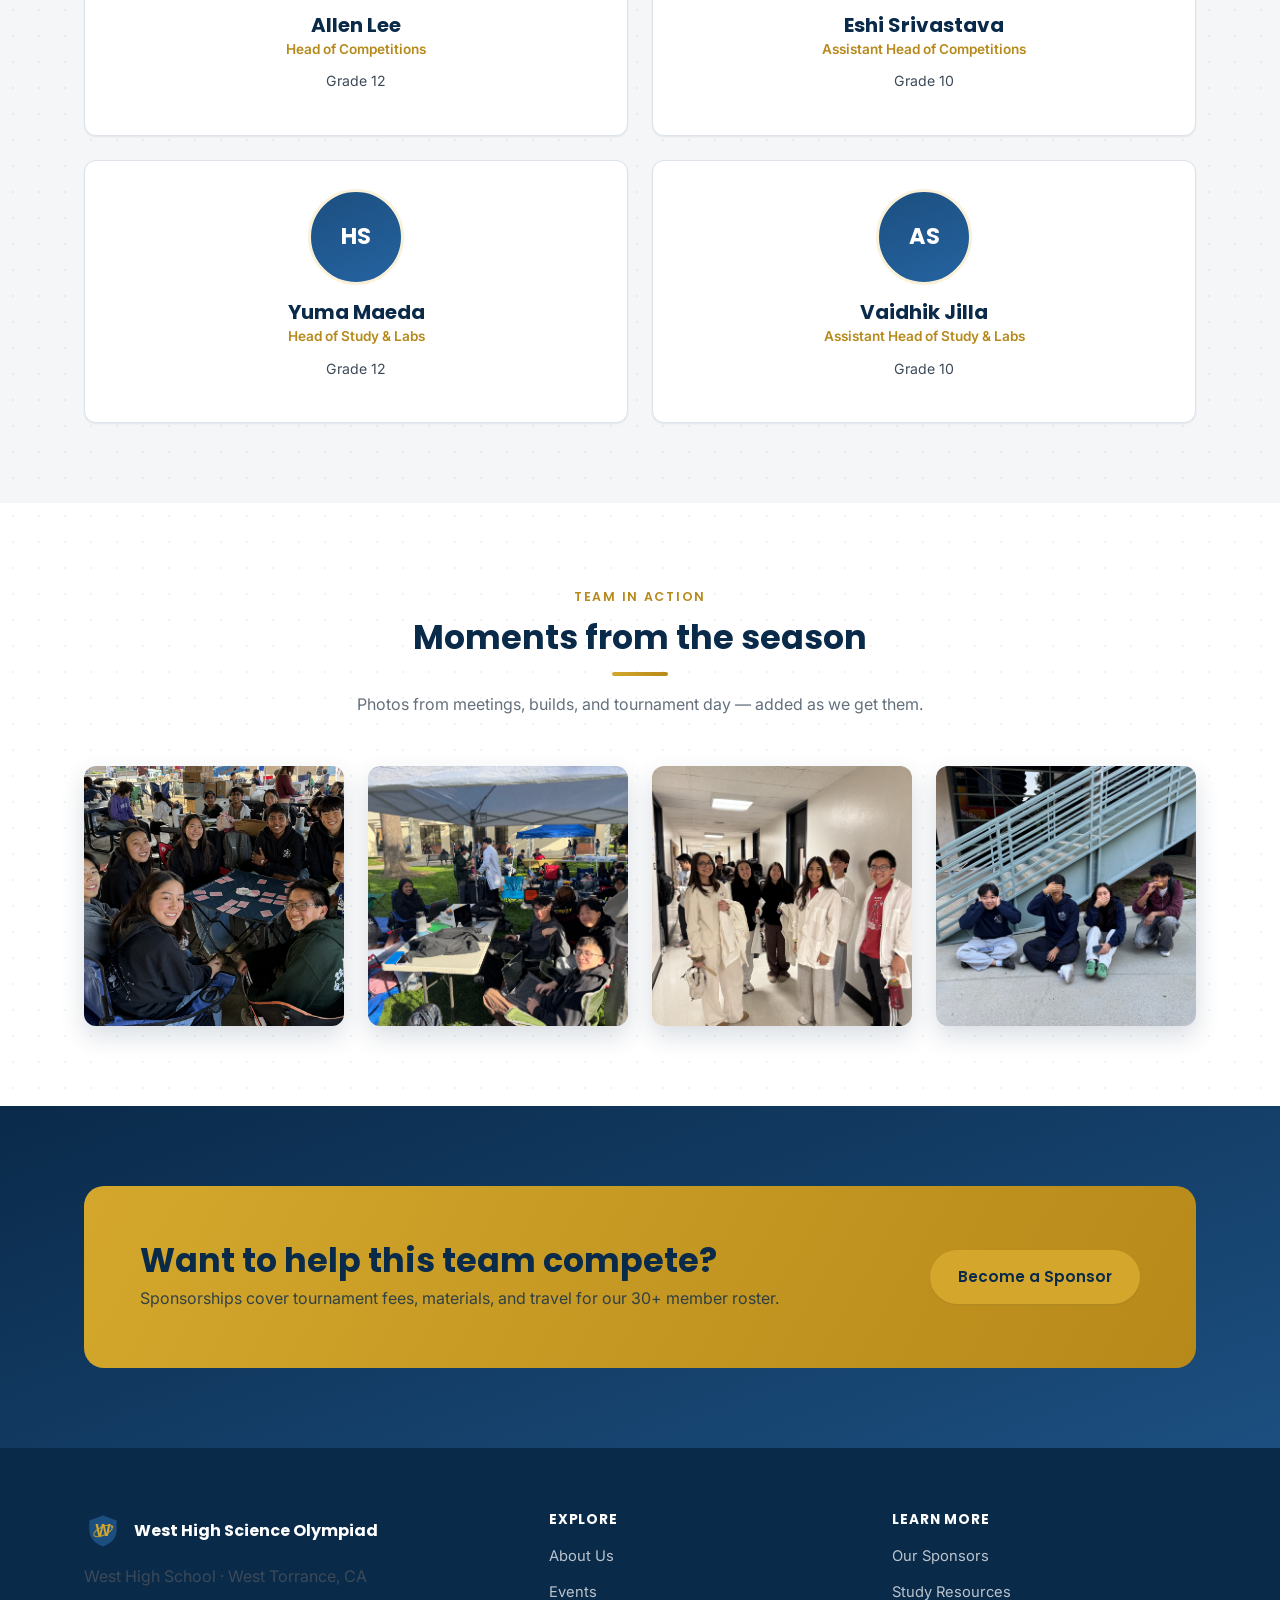
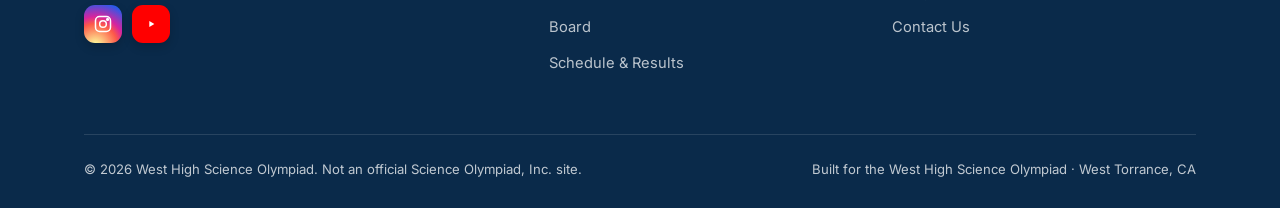
<file: team.html>
<!doctype html>
<html lang="en">
<head>
<meta charset="UTF-8">
<meta name="viewport" content="width=device-width, initial-scale=1.0">
<title>Board | West High Science Olympiad</title>
<meta name="description" content="Meet this year's board and the roster of the West High School Science Olympiad team in West Torrance, CA.">
<link rel="icon" href="assets/img/logo.svg" type="image/svg+xml">
<link rel="preconnect" href="https://fonts.googleapis.com">
<link href="https://fonts.googleapis.com/css2?family=Inter:wght@400;500;600;700&family=Poppins:wght@600;700;800&display=swap" rel="stylesheet">
<link rel="stylesheet" href="assets/css/style.css">
</head>
<body>

<header class="site-header">
  <div class="container nav">
    <a href="index.html" class="brand">
      <img src="assets/img/logo.svg" alt="West High Science Olympiad shield logo" class="brand-mark">
      <span class="brand-text"><strong>West High Science Olympiad</strong><span>West Torrance, CA</span></span>
    </a>
    <ul class="nav-links">
      <li><a href="index.html">Home</a></li>
      <li><a href="about.html">About</a></li>
      <li><a href="events.html">Events</a></li>
      <li><a href="team.html">Board</a></li>
      <li><a href="schedule.html">Schedule</a></li>
      <li><a href="resources.html">Resources</a></li>
      <li><a href="sponsors.html">Sponsors</a></li>
      <li><a href="contact.html">Contact</a></li>
    </ul>
    <div class="nav-cta">
      <button class="nav-toggle" aria-label="Toggle menu" aria-expanded="false">
        <span></span><span></span><span></span>
      </button>
    </div>
  </div>
</header>

<section class="page-header">
  <div class="container">
    <div class="breadcrumb"><a href="index.html">Home</a> / Board</div>
    <h1>Meet the Board</h1>
    <p>This year's board and the students representing West High at every tournament.</p>
  </div>
</section>

<section class="section section--alt">
  <div class="container">
    <div class="section-head">
      <span class="eyebrow">Student Leadership</span>
      <h2>2026&ndash;2027 Board</h2>
      <p>Selected each spring through an application process, our board runs practices, coordinates logistics, and mentors new members.</p>
    </div>
    <div class="grid grid-2">
      <div class="card person-card">
        <div class="person-photo">C</div>
        <h3>Natsuki Nawachi</h3>
        <div class="person-role">Captain</div>
        <p style="font-size:0.88rem;">Grade 12</p>
      </div>
      <div class="card person-card">
        <div class="person-photo">CC</div>
        <h3>Andrew Yang</h3>
        <div class="person-role">Co-Captain</div>
        <p style="font-size:0.88rem;">Grade 11</p>
      </div>
      <div class="card person-card">
        <div class="person-photo">CC</div>
        <h3>Jesica Wong</h3>
        <div class="person-role">Co-Captain</div>
        <p style="font-size:0.88rem;">Grade 11</p>
      </div>
      <div class="card person-card">
        <div class="person-photo">HF</div>
        <h3>Rithwin Rengarajan</h3>
        <div class="person-role">Head of Finance</div>
        <p style="font-size:0.88rem;">Grade 11</p>
      </div>
      <div class="card person-card">
        <div class="person-photo">HB</div>
        <h3>Timothy Vieira Lisboa</h3>
        <div class="person-role">Head of Builds</div>
        <p style="font-size:0.88rem;">Grade 10</p>
      </div>
      <div class="card person-card">
        <div class="person-photo">HO</div>
        <h3>Chloe Oh</h3>
        <div class="person-role">Head of Outreach</div>
        <p style="font-size:0.88rem;">Grade 10</p>
      </div>
      <div class="card person-card">
        <div class="person-photo">HC</div>
        <h3>Allen Lee</h3>
        <div class="person-role">Head of Competitions</div>
        <p style="font-size:0.88rem;">Grade 12</p>
      </div>
      <div class="card person-card">
        <div class="person-photo">AC</div>
        <h3>Eshi Srivastava</h3>
        <div class="person-role">Assistant Head of Competitions</div>
        <p style="font-size:0.88rem;">Grade 10</p>
      </div>
      <div class="card person-card">
        <div class="person-photo">HS</div>
        <h3>Yuma Maeda</h3>
        <div class="person-role">Head of Study &amp; Labs</div>
        <p style="font-size:0.88rem;">Grade 12</p>
      </div>
      <div class="card person-card">
        <div class="person-photo">AS</div>
        <h3>Vaidhik Jilla</h3>
        <div class="person-role">Assistant Head of Study &amp; Labs</div>
        <p style="font-size:0.88rem;">Grade 10</p>
      </div>
    </div>
  </div>
</section>

<section class="section">
  <div class="container">
    <div class="section-head">
      <span class="eyebrow">Team in Action</span>
      <h2>Moments from the season</h2>
      <p>Photos from meetings, builds, and tournament day &mdash; added as we get them.</p>
    </div>
    <div class="grid grid-4">
      <img src="assets/img/IMG_5790a.JPG" alt="Team members playing cards together at a tournament" class="photo-frame photo-frame--square">
      <img src="assets/img/IMG_5960.jpeg" alt="Team members studying together under a tent at a tournament" class="photo-frame photo-frame--square">
      <img src="assets/img/IMG_5961.jpeg" alt="Team members in lab coats in a school hallway" class="photo-frame photo-frame--square">
      <img src="assets/img/IMG_6097.JPG" alt="Team members posing playfully outside" class="photo-frame photo-frame--square">
    </div>
  </div>
</section>

<section class="section section--dark">
  <div class="container">
    <div class="cta-banner">
      <div>
        <h2>Want to help this team compete?</h2>
        <p>Sponsorships cover tournament fees, materials, and travel for our 30+ member roster.</p>
      </div>
      <a href="sponsors.html" class="btn btn-primary">Become a Sponsor</a>
    </div>
  </div>
</section>

<footer class="site-footer">
  <div class="container">
    <div class="footer-grid">
      <div>
        <div class="footer-brand">
          <img src="assets/img/logo.svg" alt="West High Science Olympiad logo" style="width:38px;height:38px;">
          <strong>West High Science Olympiad</strong>
        </div>
        <p>West High School &middot; West Torrance, CA</p>
        <div class="social-row">
          <a href="https://www.instagram.com/westhighscioly/" target="_blank" rel="noopener" aria-label="Instagram" class="social-icon--instagram">
            <svg viewBox="0 0 24 24" fill="none" stroke="#fff" stroke-width="1.8"><rect x="3" y="3" width="18" height="18" rx="5"/><circle cx="12" cy="12" r="4"/><circle cx="17.5" cy="6.5" r="1"/></svg>
          </a>
          <a href="https://www.youtube.com/@westhighschoolscienceolymp8738" target="_blank" rel="noopener" aria-label="YouTube" class="social-icon--youtube">
            <svg viewBox="0 0 24 24"><path fill="#fff" d="M10 8.5v7l6-3.5-6-3.5z"/></svg>
          </a>
        </div>
      </div>
      <div>
        <h4>Explore</h4>
        <ul>
          <li><a href="about.html">About Us</a></li>
          <li><a href="events.html">Events</a></li>
          <li><a href="team.html">Board</a></li>
          <li><a href="schedule.html">Schedule &amp; Results</a></li>
        </ul>
      </div>
      <div>
        <h4>Learn More</h4>
        <ul>
          <li><a href="sponsors.html">Our Sponsors</a></li>
          <li><a href="resources.html">Study Resources</a></li>
          <li><a href="contact.html">Contact Us</a></li>
        </ul>
      </div>
    </div>
    <div class="footer-bottom">
      <span>&copy; <span class="current-year">2026</span> West High Science Olympiad. Not an official Science Olympiad, Inc. site.</span>
      <span>Built for the West High Science Olympiad &middot; West Torrance, CA</span>
    </div>
  </div>
</footer>

<button class="back-to-top" aria-label="Back to top">&uarr;</button>
<script src="assets/js/main.js"></script>
</body>
</html>
</file>
<file: assets/css/style.css>
/* ==========================================================================
   West High Science Olympiad — Design Tokens & Base
   ========================================================================== */

:root {
  /* West High "Warriors" palette — deep navy blue + gold, teal science-lab accent */
  --color-primary-900: #0a2a4a;
  --color-primary-800: #123a63;
  --color-primary-700: #1c4f80;
  --color-primary-600: #2563a0;
  --color-primary-100: #e5edf5;
  --color-gold-500: #d4a72c;
  --color-gold-600: #b6891a;
  --color-gold-100: #faf1da;
  --color-accent-teal: #0f8a7a;

  --color-ink-900: #16212e;
  --color-ink-700: #3c4a58;
  --color-ink-500: #64707c;
  --color-ink-300: #9aa6b0;
  --color-ink-100: #e2e7ec;
  --color-surface: #ffffff;
  --color-surface-alt: #f4f6f8;
  --color-border: #dde3e9;

  --font-display: "Poppins", "Segoe UI", system-ui, sans-serif;
  --font-body: "Inter", "Segoe UI", system-ui, sans-serif;

  --radius-sm: 6px;
  --radius-md: 12px;
  --radius-lg: 20px;

  --shadow-sm: 0 1px 2px rgba(10, 42, 74, 0.08);
  --shadow-md: 0 8px 24px rgba(10, 42, 74, 0.10);
  --shadow-lg: 0 20px 48px rgba(10, 42, 74, 0.16);

  --container-w: 1160px;
}

* , *::before, *::after { box-sizing: border-box; }

html { scroll-behavior: smooth; }

body {
  margin: 0;
  font-family: var(--font-body);
  color: var(--color-ink-900);
  background: var(--color-surface);
  line-height: 1.6;
  -webkit-font-smoothing: antialiased;
}

h1, h2, h3, h4 {
  font-family: var(--font-display);
  font-weight: 700;
  line-height: 1.15;
  margin: 0 0 0.5em;
  color: var(--color-primary-900);
}

h1 { font-size: clamp(2.1rem, 4vw, 3.2rem); }
h2 { font-size: clamp(1.6rem, 2.6vw, 2.2rem); }
h3 { font-size: 1.25rem; }

p { margin: 0 0 1em; color: var(--color-ink-700); }

a { color: var(--color-primary-700); text-decoration: none; }
a:hover { color: var(--color-gold-600); }

img { max-width: 100%; display: block; }

.container {
  width: 100%;
  max-width: var(--container-w);
  margin: 0 auto;
  padding: 0 24px;
}

.section {
  padding: 80px 0;
  background-image: radial-gradient(rgba(10,42,74,0.06) 1.5px, transparent 1.5px);
  background-size: 26px 26px;
}
.section--alt { background-color: var(--color-surface-alt); }
.section--dark {
  background: linear-gradient(160deg, var(--color-primary-900), var(--color-primary-700));
  color: #fff;
}
.section--dark h2, .section--dark h3 { color: #fff; }
.section--dark p { color: rgba(255,255,255,0.82); }

.eyebrow {
  display: inline-flex;
  align-items: center;
  gap: 8px;
  font-family: var(--font-display);
  font-size: 0.78rem;
  font-weight: 600;
  letter-spacing: 0.14em;
  text-transform: uppercase;
  color: var(--color-gold-600);
  margin-bottom: 12px;
}
.section--dark .eyebrow { color: var(--color-gold-500); }

.section-head {
  max-width: 640px;
  margin: 0 auto 48px;
  text-align: center;
}
.section-head p { color: var(--color-ink-500); }
.section--dark .section-head p { color: rgba(255,255,255,0.78); }
.section-head h2::after {
  content: "";
  display: block;
  width: 56px;
  height: 4px;
  margin: 14px auto 0;
  border-radius: 999px;
  background: linear-gradient(90deg, var(--color-gold-500), var(--color-gold-600));
}

/* Buttons */
.btn {
  display: inline-flex;
  align-items: center;
  justify-content: center;
  gap: 8px;
  padding: 13px 26px;
  border-radius: 999px;
  font-family: var(--font-display);
  font-weight: 600;
  font-size: 0.95rem;
  border: 2px solid transparent;
  cursor: pointer;
  transition: transform 0.15s ease, box-shadow 0.15s ease, background 0.15s ease, color 0.15s ease;
  white-space: nowrap;
}
.btn:hover { transform: translateY(-2px); }
.btn-primary {
  background: var(--color-gold-500);
  color: var(--color-primary-900);
  box-shadow: var(--shadow-sm);
}
.btn-primary:hover { background: var(--color-gold-600); color: var(--color-primary-900); box-shadow: var(--shadow-md); }
.btn-outline {
  background: transparent;
  border-color: rgba(255,255,255,0.6);
  color: #fff;
}
.btn-outline:hover { background: rgba(255,255,255,0.12); color: #fff; }
.btn-ghost {
  background: var(--color-primary-100);
  color: var(--color-primary-800);
}
.btn-ghost:hover { background: var(--color-primary-900); color: #fff; }

/* ==========================================================================
   Header / Nav
   ========================================================================== */

.site-header {
  position: sticky;
  top: 0;
  z-index: 100;
  background: rgba(255,255,255,0.92);
  backdrop-filter: blur(10px);
  border-bottom: 1px solid var(--color-border);
}

.nav {
  display: flex;
  align-items: center;
  justify-content: space-between;
  padding: 14px 0;
}

.brand {
  display: flex;
  align-items: center;
  gap: 12px;
  color: var(--color-ink-900);
}
.brand:hover { color: var(--color-ink-900); }
.brand-mark { width: 42px; height: 42px; flex-shrink: 0; }
.brand-text { display: flex; flex-direction: column; line-height: 1.15; }
.brand-text strong {
  font-family: var(--font-display);
  font-size: 1.02rem;
  font-weight: 700;
  color: var(--color-primary-900);
}
.brand-text span {
  font-size: 0.72rem;
  letter-spacing: 0.08em;
  text-transform: uppercase;
  color: var(--color-gold-600);
  font-weight: 600;
}

.nav-links {
  display: flex;
  align-items: center;
  gap: 4px;
  list-style: none;
  margin: 0;
  padding: 0;
}
.nav-links a {
  display: inline-block;
  padding: 10px 14px;
  border-radius: 999px;
  font-size: 0.94rem;
  font-weight: 500;
  color: var(--color-ink-700);
}
.nav-links a:hover { background: var(--color-primary-100); color: var(--color-primary-800); }
.nav-links a.active { background: var(--color-primary-900); color: #fff; }

.nav-cta { display: flex; align-items: center; gap: 12px; }
.nav-cta .btn { padding: 10px 20px; font-size: 0.9rem; }
.nav-cta .btn-primary { background: var(--color-primary-900); color: #fff; }
.nav-cta .btn-primary:hover { background: var(--color-gold-600); color: var(--color-primary-900); }

.nav-toggle {
  display: none;
  background: none;
  border: none;
  cursor: pointer;
  padding: 8px;
}
.nav-toggle span {
  display: block;
  width: 24px;
  height: 2px;
  background: var(--color-primary-900);
  margin: 5px 0;
  transition: transform 0.2s ease, opacity 0.2s ease;
}

/* ==========================================================================
   Hero
   ========================================================================== */

.hero {
  position: relative;
  overflow: hidden;
  /* Drop a photo in by setting background-image directly on this element inline
     (e.g. style="background-image:url('assets/img/hero-home.png')") — a plain navy
     background shows when there's no photo, and a text-shadow (below) keeps the text
     readable once a photo is added. The decorative gold glow lives on ::before so it
     never fights with the photo's own background-image value. */
  background-color: var(--color-primary-900);
  background-size: cover;
  background-position: center;
  background-repeat: no-repeat;
  color: #fff;
  padding: 96px 0 110px;
}
.hero::before {
  content: "";
  position: absolute;
  inset: 0;
  background-image: radial-gradient(1200px 600px at 85% -10%, rgba(212,167,44,0.25), transparent);
  pointer-events: none;
}
.hero > .container { position: relative; z-index: 1; }
.hero .eyebrow {
  color: var(--color-gold-500);
  background: rgba(10,42,74,0.65);
  padding: 6px 14px;
  border-radius: 999px;
}
.hero h1, .hero .lede, .hero-stat strong, .hero-stat span {
  text-shadow: 0 1px 3px rgba(0,0,0,0.75), 0 2px 12px rgba(0,0,0,0.6);
}
.hero-grid {
  display: grid;
  grid-template-columns: 1.1fr 0.9fr;
  gap: 48px;
  align-items: center;
}
.hero h1 { color: #fff; }
.hero .lede { font-size: 1.12rem; color: rgba(255,255,255,0.85); max-width: 520px; }
.hero-actions { display: flex; gap: 14px; flex-wrap: wrap; margin-top: 28px; }

.hero-stats {
  display: flex;
  gap: 28px;
  margin-top: 44px;
  flex-wrap: wrap;
}
.hero-stat strong {
  display: block;
  font-family: var(--font-display);
  font-size: 1.9rem;
  color: var(--color-gold-500);
}
.hero-stat span { font-size: 0.82rem; color: rgba(255,255,255,0.75); }

.rotator-line {
  padding: 44px 0 8px;
  text-align: center;
}
.rotator-line h2 {
  font-size: clamp(1.4rem, 2.6vw, 2rem);
  margin: 0;
}
.rotate-word {
  display: inline-block;
  color: var(--color-gold-600);
  transition: opacity 0.25s ease;
}

.hero-badge-panel {
  background: rgba(255,255,255,0.08);
  border: 1px solid rgba(255,255,255,0.18);
  border-radius: var(--radius-lg);
  padding: 28px;
  backdrop-filter: blur(6px);
}
.hero-badge-panel h3 { color: #fff; margin-bottom: 4px; }
.hero-badge-panel p.small { color: rgba(255,255,255,0.7); font-size: 0.88rem; margin-bottom: 18px; }
.countdown {
  display: grid;
  grid-template-columns: repeat(4, 1fr);
  gap: 10px;
}
.countdown div {
  background: rgba(0,0,0,0.18);
  border-radius: var(--radius-sm);
  padding: 14px 6px;
  text-align: center;
}
.countdown strong { display: block; font-family: var(--font-display); font-size: 1.5rem; color: var(--color-gold-500); }
.countdown span { font-size: 0.68rem; text-transform: uppercase; letter-spacing: 0.06em; color: rgba(255,255,255,0.7); }

/* ==========================================================================
   Cards / Grids
   ========================================================================== */

.grid { display: grid; gap: 24px; }
.grid-2 { grid-template-columns: repeat(2, 1fr); }
.grid-3 { grid-template-columns: repeat(3, 1fr); }
.grid-4 { grid-template-columns: repeat(4, 1fr); }

.card {
  background: var(--color-surface);
  border: 1px solid var(--color-border);
  border-radius: var(--radius-md);
  padding: 28px;
  box-shadow: var(--shadow-sm);
  transition: transform 0.2s ease, box-shadow 0.2s ease;
}
.card:hover { transform: translateY(-4px); box-shadow: var(--shadow-md); }

.icon-tile {
  width: 56px;
  height: 56px;
  border-radius: 16px;
  background: linear-gradient(135deg, var(--color-primary-600), var(--color-primary-900));
  display: flex;
  align-items: center;
  justify-content: center;
  margin-bottom: 16px;
  color: #fff;
  box-shadow: 0 8px 20px rgba(10,42,74,0.28);
  transition: transform 0.25s ease, box-shadow 0.25s ease;
}
.icon-tile svg { width: 26px; height: 26px; }
.card:hover .icon-tile, .tile-link:hover .icon-tile {
  transform: scale(1.08) rotate(-4deg);
  box-shadow: 0 12px 26px rgba(10,42,74,0.35);
}
.icon-tile--gold {
  background: linear-gradient(135deg, var(--color-gold-500), var(--color-gold-600));
  color: var(--color-primary-900);
  box-shadow: 0 8px 20px rgba(180,137,26,0.32);
}
.icon-tile--teal {
  background: linear-gradient(135deg, #14a898, var(--color-accent-teal));
  box-shadow: 0 8px 20px rgba(15,138,122,0.3);
}
.icon-tile--purple {
  background: linear-gradient(135deg, #a476df, #8e5cc9);
  box-shadow: 0 8px 20px rgba(142,92,201,0.3);
}

.stat-badge {
  width: 84px;
  height: 84px;
  border-radius: 50%;
  margin: 0 auto 18px;
  display: flex;
  align-items: center;
  justify-content: center;
  color: #fff;
  font-family: var(--font-display);
  font-weight: 800;
  font-size: 1.7rem;
  background: linear-gradient(135deg, var(--color-primary-600), var(--color-primary-900));
  box-shadow: 0 10px 24px rgba(10,42,74,0.28);
}
.stat-badge sup { font-size: 0.95rem; font-weight: 700; }
.stat-badge--gold {
  background: linear-gradient(135deg, var(--color-gold-500), var(--color-gold-600));
  color: var(--color-primary-900);
  box-shadow: 0 10px 24px rgba(180,137,26,0.32);
}
.stat-badge--teal {
  background: linear-gradient(135deg, #14a898, var(--color-accent-teal));
  box-shadow: 0 10px 24px rgba(15,138,122,0.3);
}

/* Photo placeholder — swap for a real <img> once a photo is available */
.photo-placeholder {
  width: 100%;
  aspect-ratio: 4 / 3;
  border-radius: var(--radius-md);
  border: 2px dashed rgba(10,42,74,0.28);
  background: var(--color-primary-100);
  display: flex;
  flex-direction: column;
  align-items: center;
  justify-content: center;
  gap: 10px;
  color: var(--color-primary-700);
  text-align: center;
  padding: 24px;
}
.photo-placeholder svg { width: 38px; height: 38px; opacity: 0.55; }
.photo-placeholder span { font-size: 0.85rem; font-weight: 600; max-width: 220px; }
.photo-placeholder--square { aspect-ratio: 1 / 1; }
.photo-placeholder--wide { aspect-ratio: 16 / 9; }
.photo-placeholder--sm {
  aspect-ratio: 1 / 1;
  max-width: 96px;
  margin: 0 auto 14px;
  padding: 10px;
  gap: 6px;
}
.photo-placeholder--sm svg { width: 24px; height: 24px; }
.photo-placeholder--sm span { font-size: 0.62rem; max-width: 80px; }

/* Photo frame — a real photo dropped into a placeholder's spot */
.photo-frame {
  width: 100%;
  aspect-ratio: 4 / 3;
  border-radius: var(--radius-md);
  object-fit: cover;
  display: block;
  box-shadow: 0 10px 24px rgba(10,42,74,0.16);
}
.photo-frame--square { aspect-ratio: 1 / 1; }
.photo-frame--wide { aspect-ratio: 16 / 9; }

.tag {
  display: inline-block;
  font-size: 0.72rem;
  font-weight: 700;
  letter-spacing: 0.05em;
  text-transform: uppercase;
  padding: 5px 12px;
  border-radius: 999px;
  background: var(--color-gold-100);
  color: var(--color-gold-600);
  margin-bottom: 10px;
}
.tag--blue { background: #e3f3f0; color: var(--color-accent-teal); }
.tag--green { background: var(--color-primary-100); color: var(--color-primary-800); }

/* Event category color coding */
.card--life { border-top: 4px solid #4c9a63; }
.card--earth { border-top: 4px solid #b6891a; }
.card--physical { border-top: 4px solid #0f8a7a; }
.card--tech { border-top: 4px solid #8e5cc9; }
.card--inquiry { border-top: 4px solid #c9573f; }

/* ==========================================================================
   Page header (interior pages)
   ========================================================================== */

.page-header {
  /* Drop a photo in by setting background-image directly on this element inline
     (e.g. style="background-image:url('assets/img/hero-about.jpg')") — no color tint
     on the photo itself; a plain navy background shows when there's no photo, and a
     text-shadow keeps the text readable once a photo is added. */
  background-color: var(--color-primary-900);
  background-size: cover;
  background-position: center;
  background-repeat: no-repeat;
  color: #fff;
  padding: 64px 0 56px;
  text-align: center;
}
.page-header h1, .page-header p, .breadcrumb { text-shadow: 0 2px 10px rgba(0,0,0,0.55); }
.page-header h1 { color: #fff; margin-bottom: 10px; }
.page-header p { color: rgba(255,255,255,0.82); max-width: 620px; margin: 0 auto; }

.breadcrumb {
  font-size: 0.82rem;
  color: rgba(255,255,255,0.65);
  margin-bottom: 14px;
}
.breadcrumb a { color: rgba(255,255,255,0.85); }

/* ==========================================================================
   Table (schedule / results)
   ========================================================================== */

.table-wrap {
  overflow-x: auto;
  border: 1px solid var(--color-border);
  border-radius: var(--radius-md);
  box-shadow: var(--shadow-sm);
}
table { width: 100%; border-collapse: collapse; min-width: 620px; }
th, td { text-align: left; padding: 14px 18px; border-bottom: 1px solid var(--color-border); font-size: 0.94rem; }
th {
  background: var(--color-primary-900);
  color: #fff;
  font-family: var(--font-display);
  font-weight: 600;
  font-size: 0.82rem;
  text-transform: uppercase;
  letter-spacing: 0.04em;
}
tbody tr:hover { background: var(--color-surface-alt); }
tbody tr:last-child td { border-bottom: none; }

.status-pill {
  display: inline-block;
  padding: 4px 12px;
  border-radius: 999px;
  font-size: 0.76rem;
  font-weight: 700;
}
.status-pill--upcoming { background: var(--color-gold-100); color: var(--color-gold-600); }
.status-pill--complete { background: var(--color-primary-100); color: var(--color-primary-800); }

/* ==========================================================================
   Timeline (results / history)
   ========================================================================== */

.timeline { position: relative; margin-left: 8px; padding-left: 32px; border-left: 2px solid var(--color-border); }
.timeline-item { position: relative; padding-bottom: 40px; }
.timeline-item:last-child { padding-bottom: 0; }
.timeline-item::before {
  content: "";
  position: absolute;
  left: -39px;
  top: 4px;
  width: 14px;
  height: 14px;
  border-radius: 50%;
  background: var(--color-gold-500);
  border: 3px solid var(--color-primary-900);
}
.timeline-item .year {
  font-family: var(--font-display);
  font-weight: 700;
  color: var(--color-primary-800);
  font-size: 0.9rem;
  margin-bottom: 4px;
}

/* ==========================================================================
   People / roster cards
   ========================================================================== */

.person-card { text-align: center; }
.person-photo {
  width: 96px;
  height: 96px;
  border-radius: 50%;
  margin: 0 auto 16px;
  background: linear-gradient(160deg, var(--color-primary-700), var(--color-primary-500, var(--color-primary-600)));
  display: flex;
  align-items: center;
  justify-content: center;
  color: #fff;
  font-family: var(--font-display);
  font-weight: 700;
  font-size: 1.4rem;
  border: 3px solid var(--color-gold-100);
}
.person-card h3 { margin-bottom: 2px; }
.person-role { color: var(--color-gold-600); font-weight: 600; font-size: 0.85rem; margin-bottom: 10px; }

/* ==========================================================================
   Forms
   ========================================================================== */

.form-card {
  background: var(--color-surface);
  border: 1px solid var(--color-border);
  border-radius: var(--radius-lg);
  padding: 40px;
  box-shadow: var(--shadow-md);
}
.form-row { margin-bottom: 20px; }
.form-row label {
  display: block;
  font-weight: 600;
  font-size: 0.88rem;
  margin-bottom: 8px;
  color: var(--color-ink-900);
}
.form-row input, .form-row select, .form-row textarea {
  width: 100%;
  padding: 12px 14px;
  border: 1.5px solid var(--color-border);
  border-radius: var(--radius-sm);
  font-family: var(--font-body);
  font-size: 0.96rem;
  background: var(--color-surface-alt);
  transition: border-color 0.15s ease, background 0.15s ease;
}
.form-row input:focus, .form-row select:focus, .form-row textarea:focus {
  outline: none;
  border-color: var(--color-primary-600);
  background: #fff;
}
.form-note { font-size: 0.82rem; color: var(--color-ink-500); }

/* ==========================================================================
   CTA banner
   ========================================================================== */

.cta-banner {
  background: linear-gradient(120deg, var(--color-gold-500), var(--color-gold-600));
  border-radius: var(--radius-lg);
  padding: 56px;
  display: flex;
  align-items: center;
  justify-content: space-between;
  gap: 32px;
  flex-wrap: wrap;
  color: var(--color-primary-900);
}
.cta-banner h2 { color: var(--color-primary-900); margin-bottom: 6px; }
.cta-banner p { color: rgba(10,42,74,0.8); margin: 0; }

/* ==========================================================================
   Footer
   ========================================================================== */

.site-footer {
  background: var(--color-primary-900);
  color: rgba(255,255,255,0.75);
  padding: 64px 0 28px;
}
.footer-grid {
  display: grid;
  grid-template-columns: 1.4fr 1fr 1fr;
  gap: 40px;
  margin-bottom: 48px;
}
.footer-brand { display: flex; align-items: center; gap: 12px; margin-bottom: 14px; }
.footer-brand strong { color: #fff; font-family: var(--font-display); }
.site-footer h4 {
  color: #fff;
  font-family: var(--font-display);
  font-size: 0.85rem;
  text-transform: uppercase;
  letter-spacing: 0.06em;
  margin-bottom: 16px;
}
.site-footer ul { list-style: none; margin: 0; padding: 0; }
.site-footer li { margin-bottom: 10px; }
.site-footer a { color: rgba(255,255,255,0.72); font-size: 0.92rem; }
.site-footer a:hover { color: var(--color-gold-500); }
.footer-bottom {
  border-top: 1px solid rgba(255,255,255,0.12);
  padding-top: 24px;
  display: flex;
  justify-content: space-between;
  flex-wrap: wrap;
  gap: 12px;
  font-size: 0.82rem;
}
.social-row { display: flex; gap: 10px; margin-top: 16px; }
.social-row a {
  width: 38px; height: 38px;
  border-radius: 11px;
  display: flex; align-items: center; justify-content: center;
  transition: transform 0.2s ease, box-shadow 0.2s ease;
  box-shadow: 0 4px 10px rgba(0,0,0,0.18);
}
.social-row a svg { width: 20px; height: 20px; }
.social-row a:hover { transform: scale(1.08) translateY(-1px); }
.social-row a.social-icon--instagram {
  background: radial-gradient(circle at 30% 107%, #fdf497 0%, #fdf497 5%, #fd5949 45%, #d6249f 60%, #285aeb 90%);
}
.social-row a.social-icon--youtube { background: #ff0000; }

.back-to-top {
  position: fixed;
  right: 24px;
  bottom: 24px;
  width: 46px;
  height: 46px;
  border-radius: 50%;
  background: var(--color-primary-900);
  color: #fff;
  display: flex;
  align-items: center;
  justify-content: center;
  box-shadow: var(--shadow-md);
  opacity: 0;
  pointer-events: none;
  transform: translateY(10px);
  transition: opacity 0.2s ease, transform 0.2s ease;
  z-index: 90;
  border: none;
  cursor: pointer;
}
.back-to-top.visible { opacity: 1; pointer-events: auto; transform: translateY(0); }

/* ==========================================================================
   Utility
   ========================================================================== */

.text-center { text-align: center; }
.mt-0 { margin-top: 0; }
.mb-0 { margin-bottom: 0; }
.flex { display: flex; }
.gap-12 { gap: 12px; }
.divider { height: 1px; background: var(--color-border); margin: 56px 0; }

.stat-row { display: flex; gap: 40px; flex-wrap: wrap; }
.stat-row .stat strong {
  display: block;
  font-family: var(--font-display);
  font-size: 2.1rem;
  color: var(--color-primary-800);
}
.stat-row .stat span { color: var(--color-ink-500); font-size: 0.88rem; }

.callout {
  background: var(--color-primary-100);
  border-left: 4px solid var(--color-primary-700);
  border-radius: var(--radius-sm);
  padding: 20px 24px;
  color: var(--color-primary-900);
  font-size: 0.95rem;
}
.callout strong { color: var(--color-primary-900); }

/* Announcement / bulletin-style list */
.announce-list {
  list-style: none;
  margin: 0;
  padding: 0;
}
.announce-list li {
  display: flex;
  align-items: flex-start;
  gap: 16px;
  padding: 18px 0;
  border-bottom: 1px solid var(--color-border);
  color: var(--color-ink-700);
  font-size: 0.98rem;
}
.announce-list li:first-child { padding-top: 4px; }
.announce-list li:last-child { border-bottom: none; padding-bottom: 4px; }
.announce-list strong { color: var(--color-primary-900); }
.announce-icon {
  flex: none;
  width: 36px;
  height: 36px;
  border-radius: 10px;
  display: flex;
  align-items: center;
  justify-content: center;
  color: #fff;
  margin-top: 2px;
  background: linear-gradient(135deg, var(--color-primary-600), var(--color-primary-900));
  box-shadow: 0 4px 10px rgba(10,42,74,0.24);
}
.announce-icon svg { width: 18px; height: 18px; }
.announce-icon--gold {
  background: linear-gradient(135deg, var(--color-gold-500), var(--color-gold-600));
  color: var(--color-primary-900);
  box-shadow: 0 4px 10px rgba(180,137,26,0.3);
}
.announce-icon--teal {
  background: linear-gradient(135deg, #14a898, var(--color-accent-teal));
  box-shadow: 0 4px 10px rgba(15,138,122,0.28);
}
.announce-icon--purple {
  background: linear-gradient(135deg, #a476df, #8e5cc9);
  box-shadow: 0 4px 10px rgba(142,92,201,0.28);
}
.announce-list strong { color: var(--color-primary-900); }

.tile-link {
  display: block;
  text-decoration: none;
  color: inherit;
}
.tile-link:hover { color: inherit; }
.tile-link p { color: var(--color-ink-500); }

/* ==========================================================================
   Responsive
   ========================================================================== */

@media (max-width: 960px) {
  .grid-4 { grid-template-columns: repeat(2, 1fr); }
  .grid-3 { grid-template-columns: repeat(2, 1fr); }
  .footer-grid { grid-template-columns: 1fr 1fr; }
  .hero-grid { grid-template-columns: 1fr; }
  .hero { padding: 64px 0 80px; text-align: left; }
  /* Below desktop width, a wide edge-to-edge group photo would get cropped on the
     sides by "cover" sizing — switch the photo layer to "contain" so everyone stays
     visible (letterboxed by the gradient) instead of being cut off. Extra bottom
     padding makes room so the contained photo isn't clipped by the box itself. */
  .hero { background-size: contain; background-position: bottom center; padding-bottom: 320px; }
  .page-header { background-size: contain; background-position: bottom center; padding-bottom: 220px; }
}

@media (max-width: 720px) {
  .nav-links, .nav-cta .btn-ghost { display: none; }
  .nav-toggle { display: block; }
  .nav-cta { gap: 8px; }

  .site-header.open .nav-links {
    display: flex;
    flex-direction: column;
    position: absolute;
    top: 100%;
    left: 0;
    right: 0;
    background: #fff;
    padding: 12px 24px 20px;
    border-bottom: 1px solid var(--color-border);
    box-shadow: var(--shadow-md);
  }
  .site-header.open .nav-links a { display: block; padding: 12px 14px; }

  .grid-4, .grid-3, .grid-2 { grid-template-columns: 1fr; }
  .footer-grid { grid-template-columns: 1fr 1fr; gap: 32px; }
  .section { padding: 56px 0; }
  .cta-banner { padding: 36px 24px; flex-direction: column; align-items: flex-start; }
  .countdown { grid-template-columns: repeat(4, 1fr); }
  .form-card { padding: 24px; }
}
</file>
